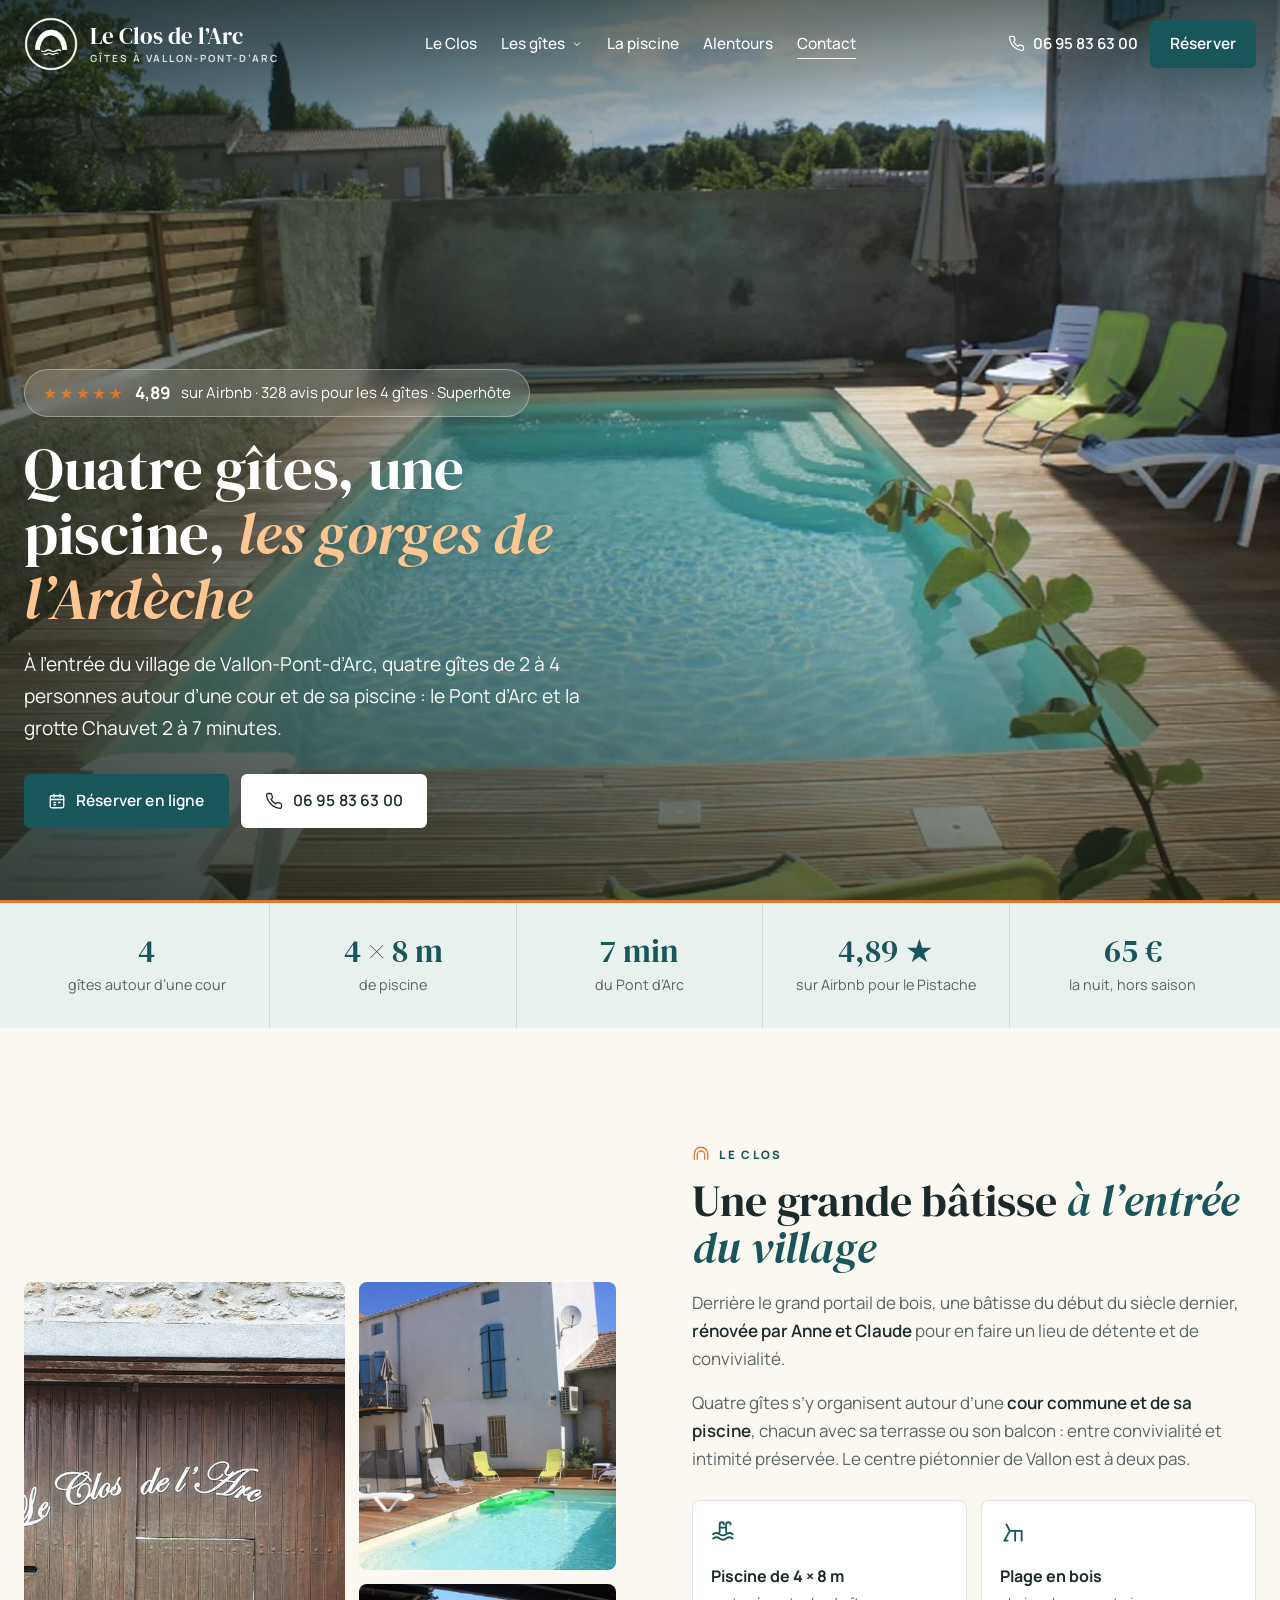
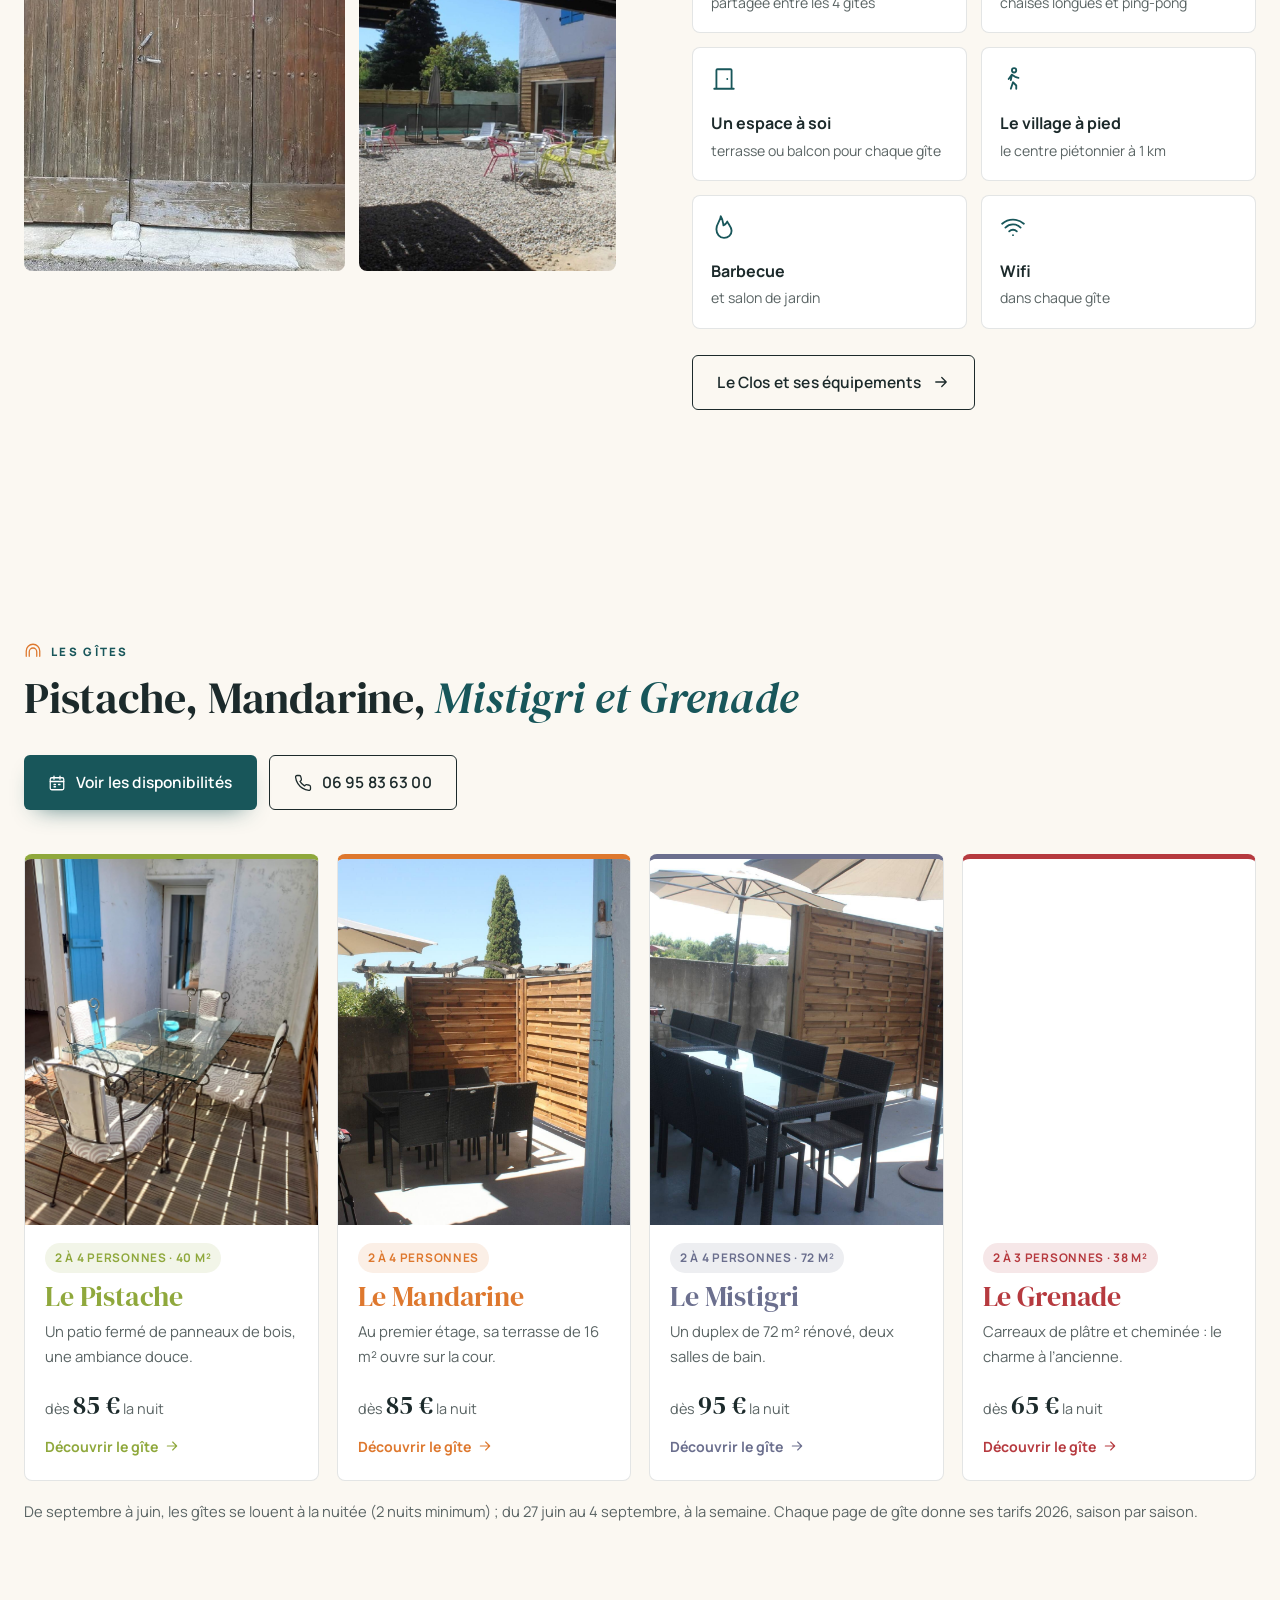
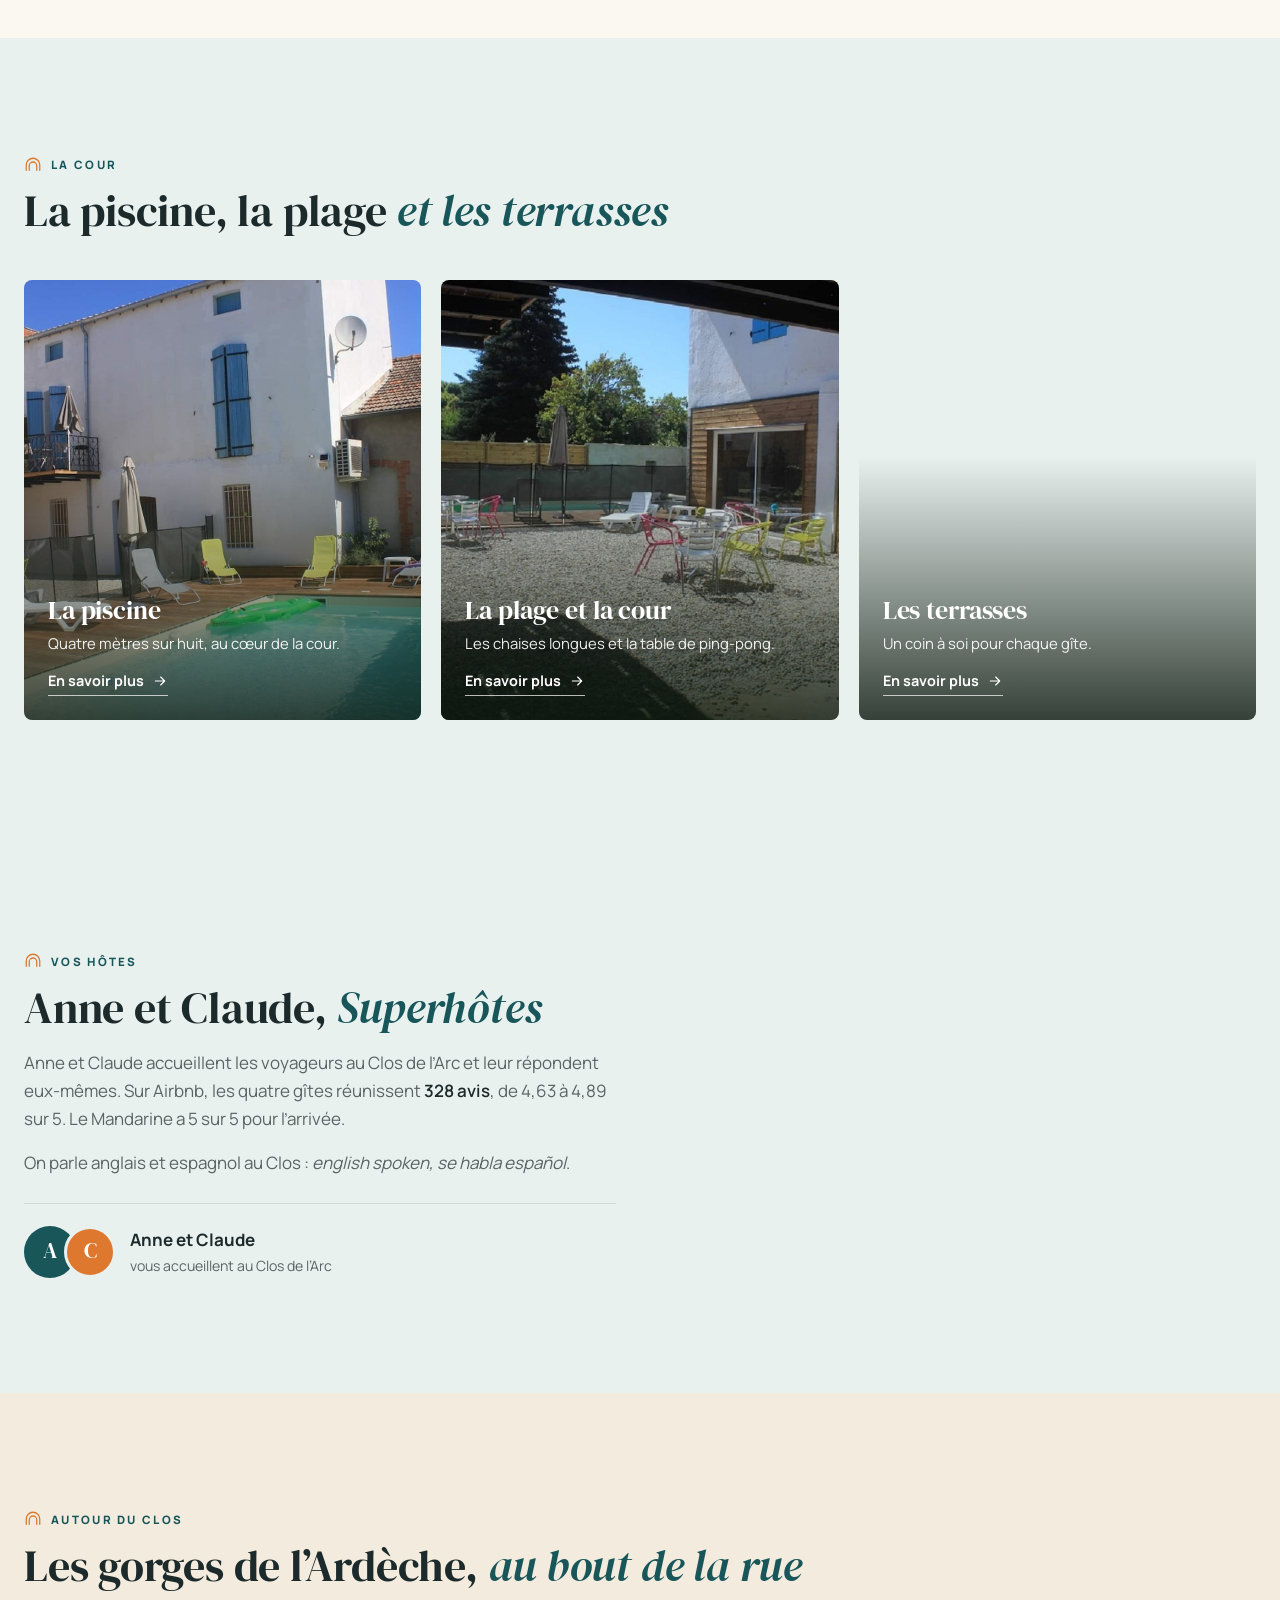
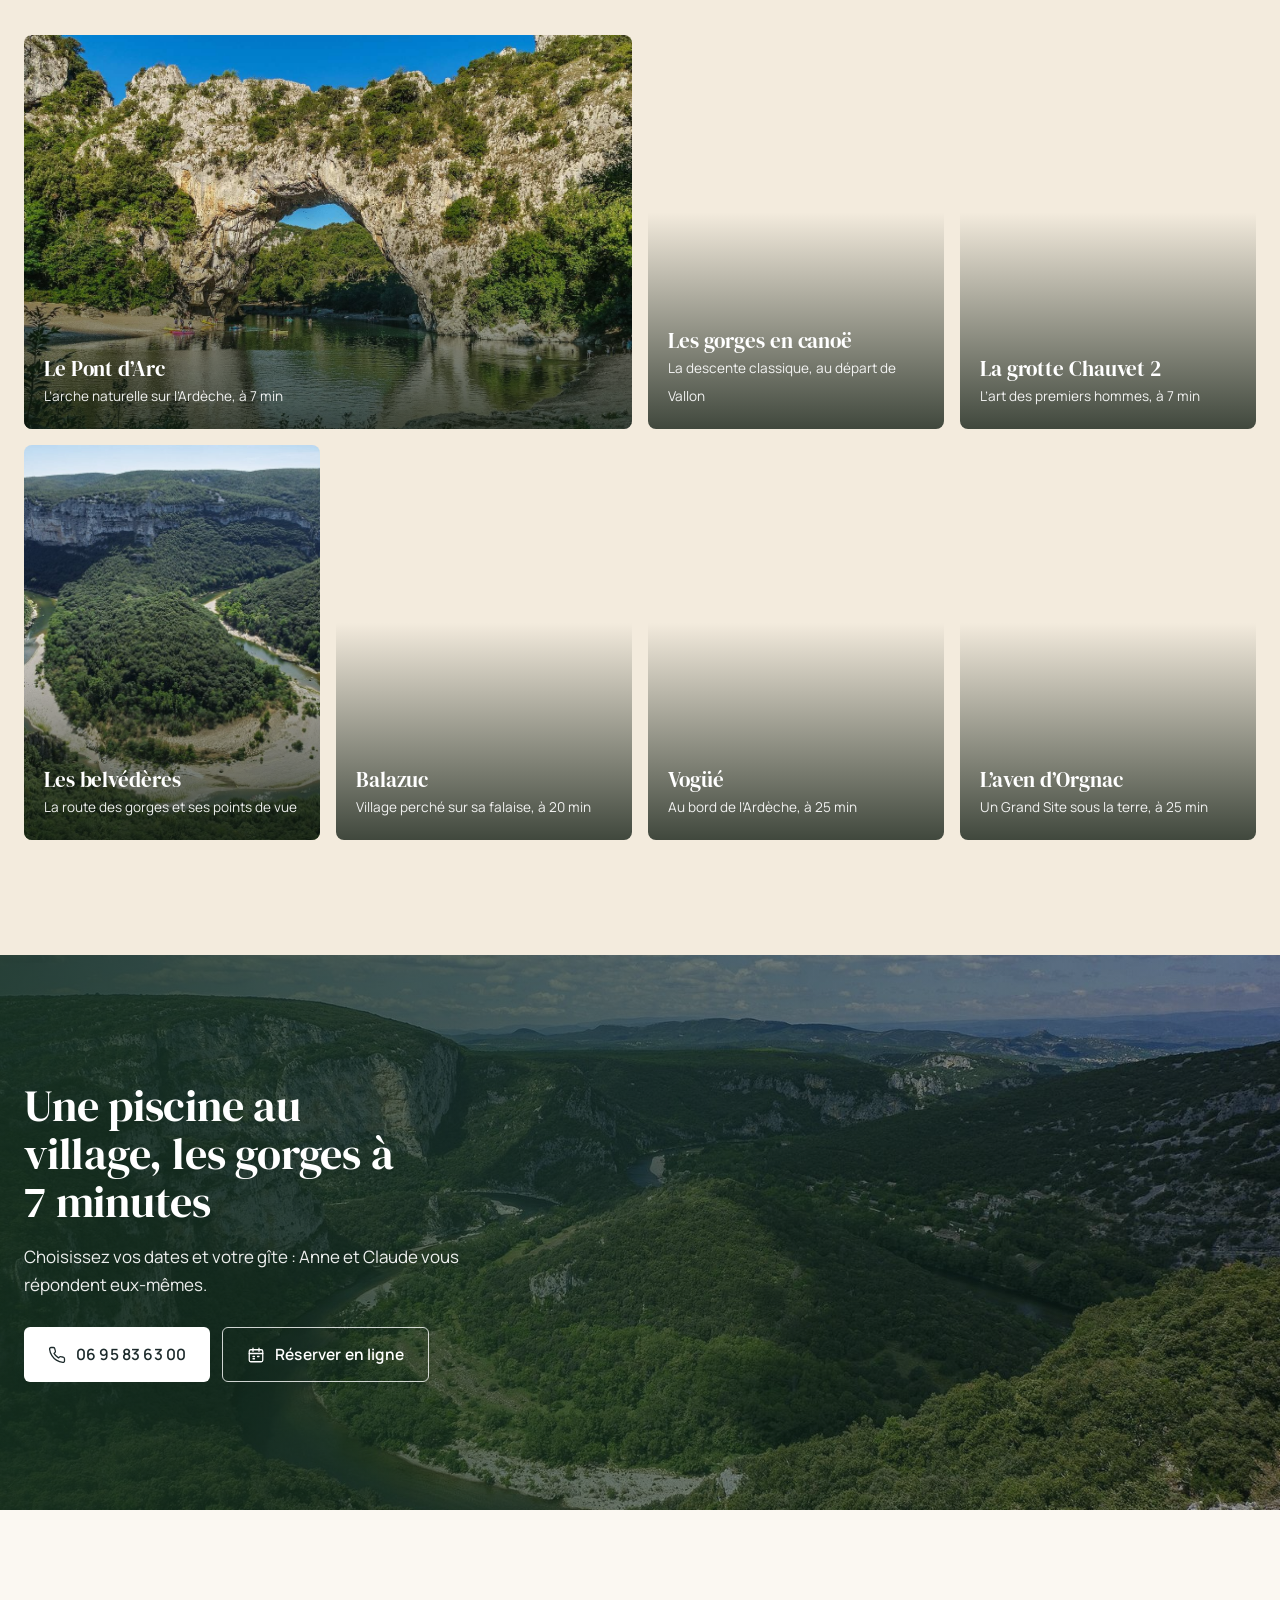
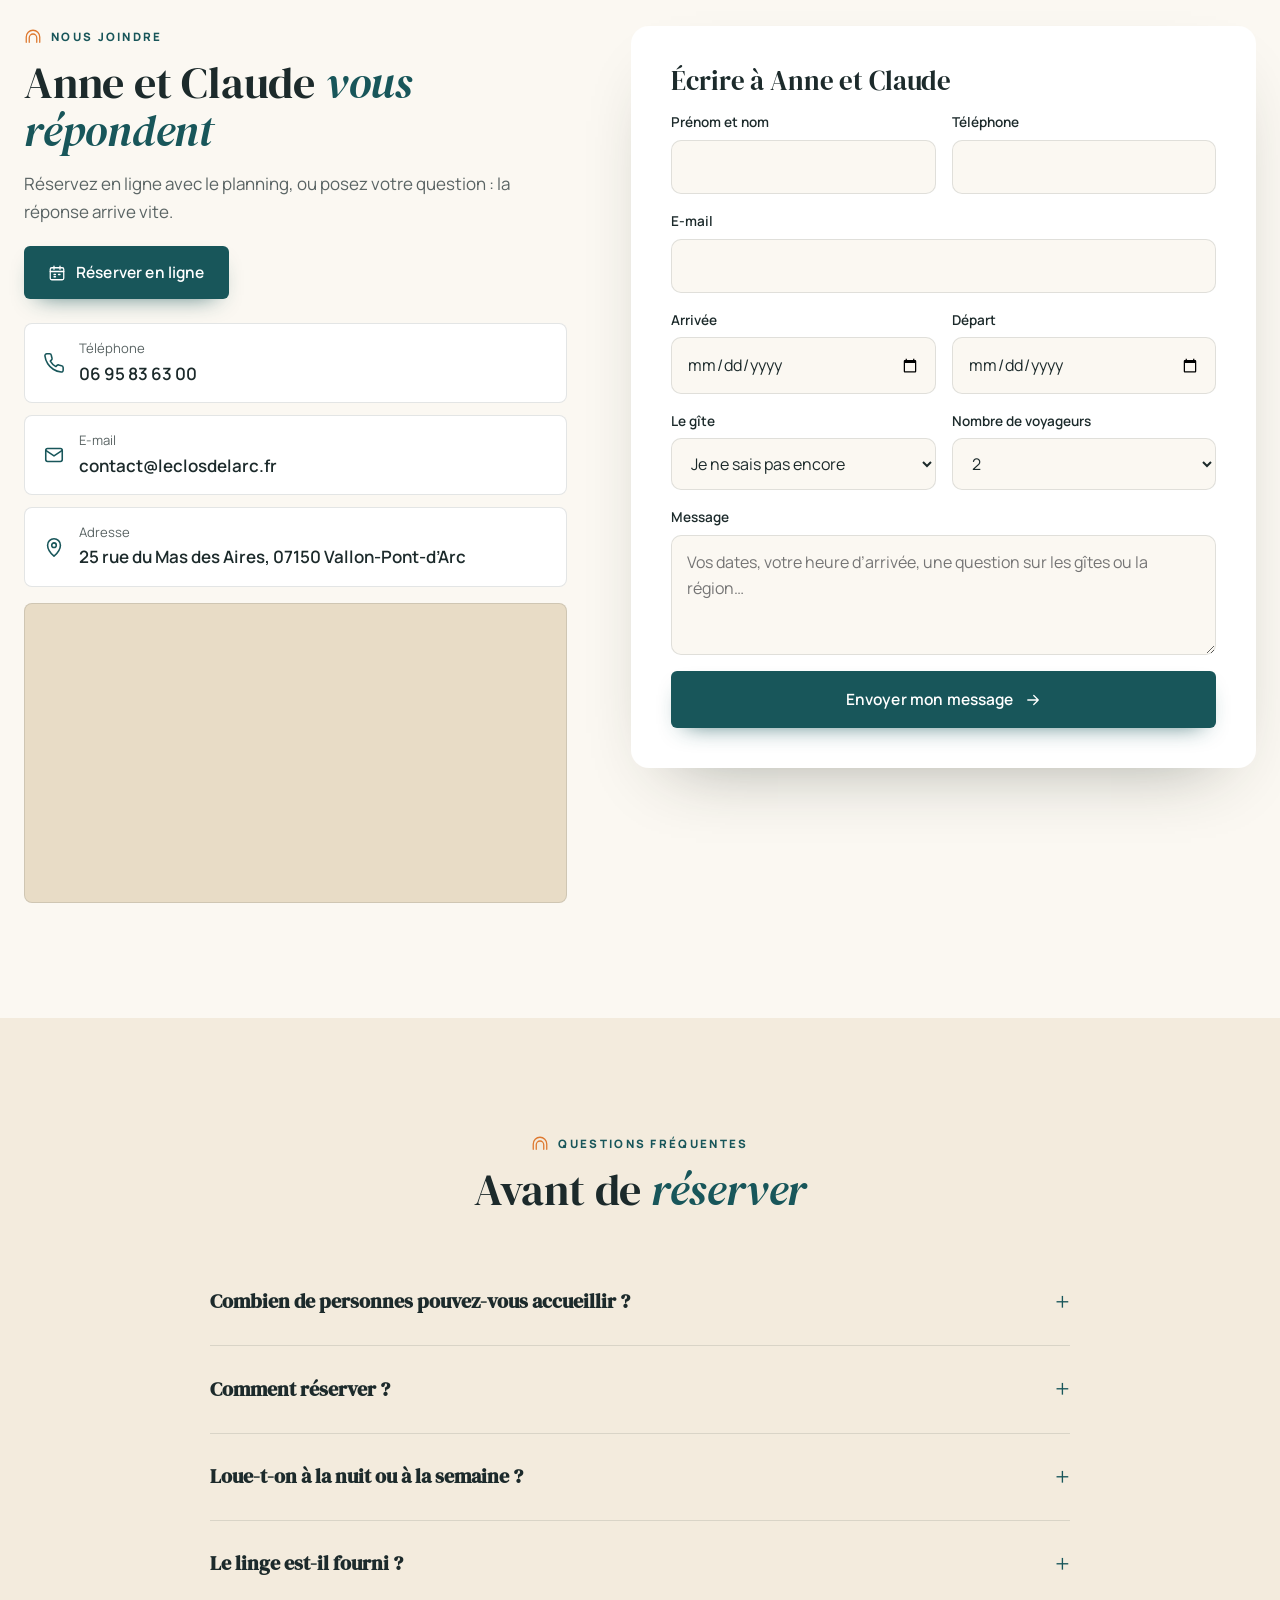
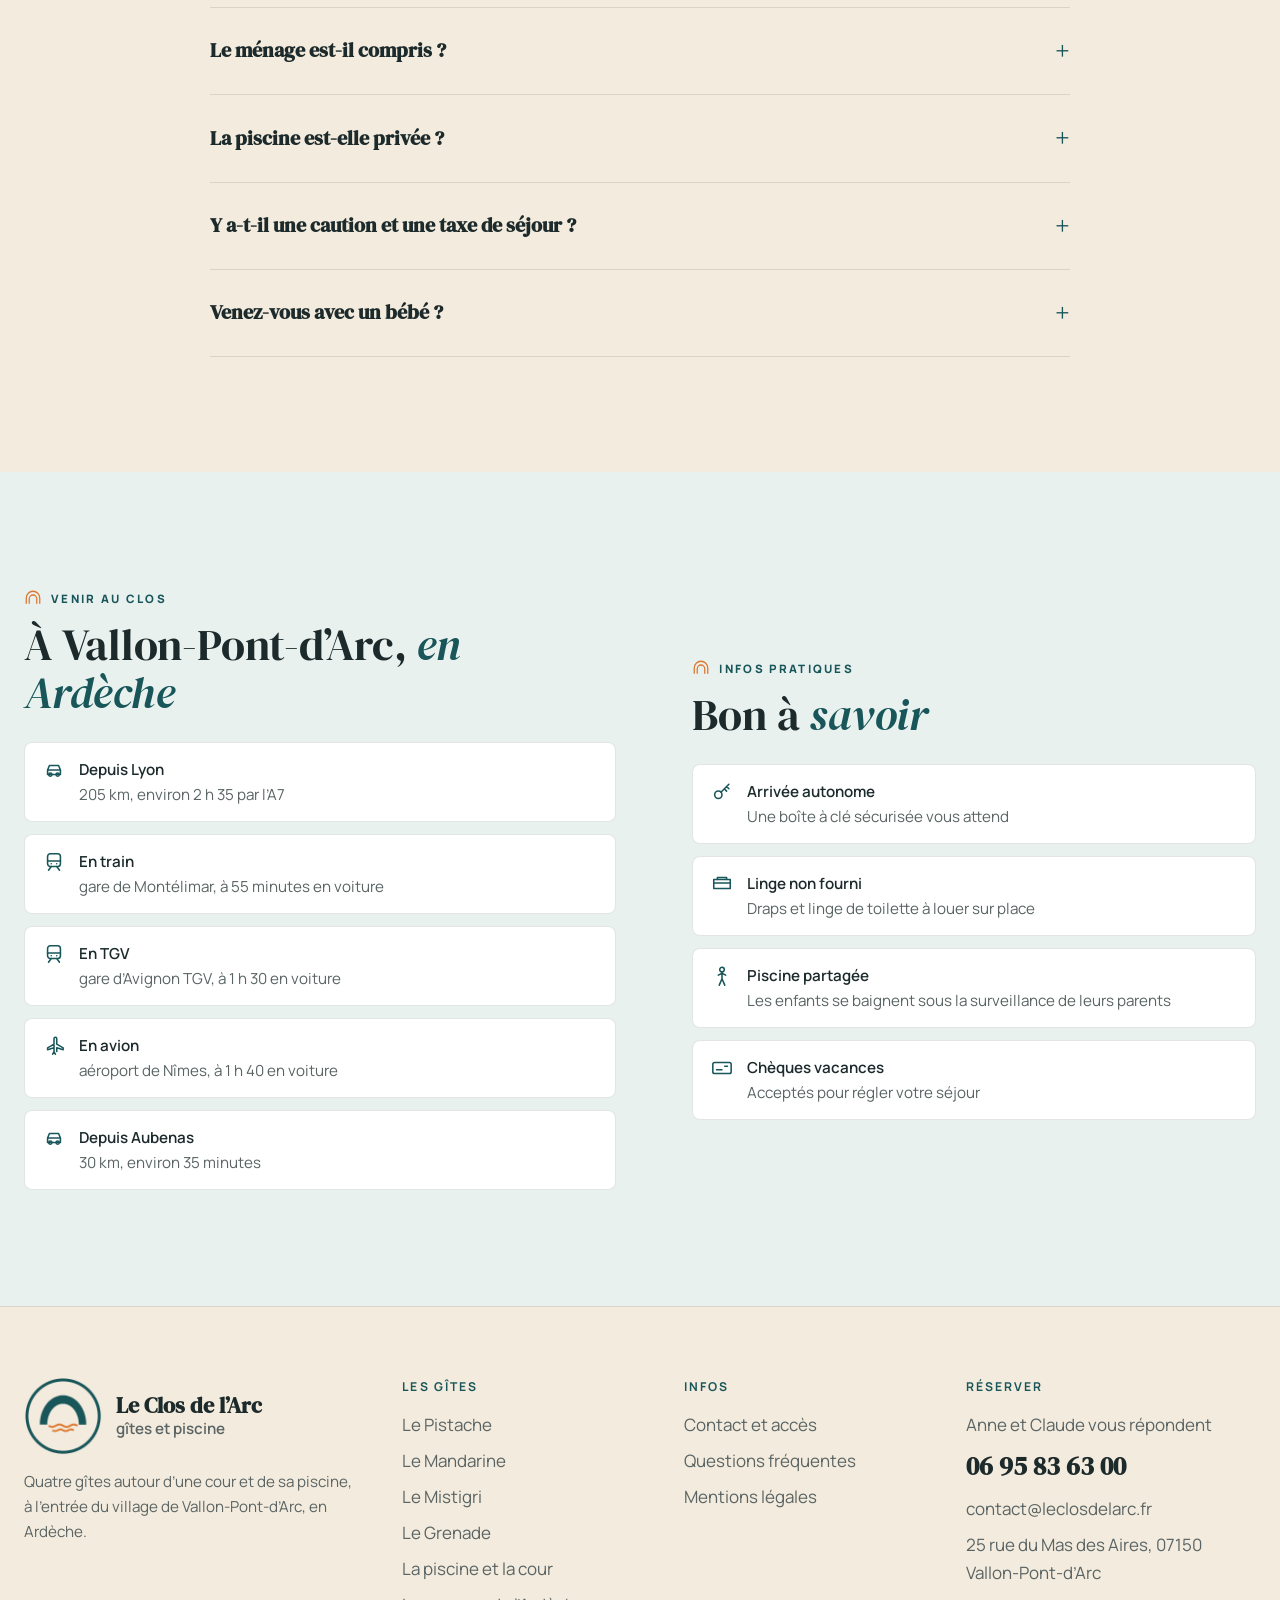
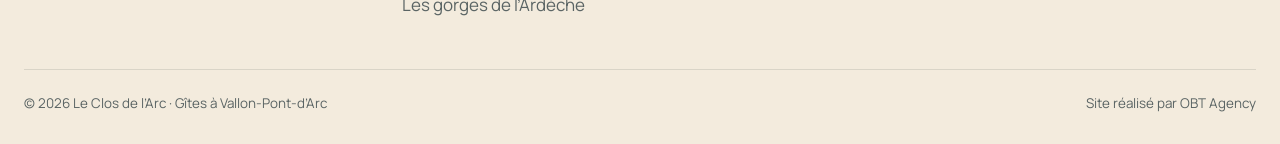
<file: index.html>
<!doctype html>
<html lang="fr">
<head>
<meta charset="utf-8">
<meta name="viewport" content="width=device-width, initial-scale=1">
<meta name="robots" content="noindex, nofollow">
<title>Le Clos de l’Arc · Gîtes avec piscine à Vallon-Pont-d’Arc</title>
<meta name="description" content="Le Clos de l’Arc, quatre gîtes de 2 à 4 personnes autour d’une piscine, à l’entrée du village de Vallon-Pont-d’Arc, à 7 minutes du Pont d’Arc et de la grotte Chauvet 2.">
<link rel="icon" href="images/logo-couleur.png">
<link rel="preconnect" href="https://fonts.googleapis.com">
<link rel="preconnect" href="https://fonts.gstatic.com" crossorigin>
<link href="https://fonts.googleapis.com/css2?family=DM+Serif+Display:ital@0;1&family=Manrope:wght@400;500;600;700;800&display=swap" rel="stylesheet">
<link rel="stylesheet" href="css/style.css">
</head>
<body data-page="accueil">
<div class="loader" aria-hidden="true">
  <img class="fond" src="images/clos/piscine-transats.jpg" alt="">
  <img class="logo-entree" src="images/logo-entree.png" alt="">
</div>
<header class="entete">
  <div class="conteneur barre">
    <a class="logo" href="#top" aria-label="Le Clos de l’Arc, accueil"><span class="monogramme"><img class="blanc" src="images/logo-blanc.png" alt="" width="640" height="640"><img class="sombre" src="images/logo-couleur.png" alt="" width="640" height="640"></span><span class="nom">Le Clos de l’Arc<small>Gîtes à Vallon-Pont-d’Arc</small></span></a>
    <ul class="menu">
      <li><a href="#clos">Le Clos</a></li><li class="menu__gites"><a class="ouvrir" href="#gites">Les gîtes <svg viewBox="0 0 24 24" fill="none" stroke="currentColor" stroke-width="2" aria-hidden="true"><path d="m6 9 6 6 6-6"/></svg></a><div class="sous-menu"><a href="gite-pistache.html"><img src="images/pistache/bandeau.jpg" alt="" loading="lazy" decoding="async"><span>Le Pistache<small>2 à 4 personnes · 40 m²</small></span></a><a href="gite-mandarine.html"><img src="images/mandarine/terrasse.jpg" alt="" loading="lazy" decoding="async"><span>Le Mandarine<small>2 à 4 personnes</small></span></a><a href="gite-mistigri.html"><img src="images/mistigri/terrasse.jpg" alt="" loading="lazy" decoding="async"><span>Le Mistigri<small>2 à 4 personnes · 72 m²</small></span></a><a href="gite-grenade.html"><img src="images/grenade/bandeau.jpg" alt="" loading="lazy" decoding="async"><span>Le Grenade<small>2 à 3 personnes · 38 m²</small></span></a><a class="tous" href="#gites">Les quatre gîtes et la piscine</a></div></li><li><a href="#piscine">La piscine</a></li><li><a href="#activites">Alentours</a></li><li><a href="#contact">Contact</a></li>
    </ul>
    <div class="actions">
      <a class="tel-entete" href="tel:+33695836300"><svg viewBox="0 0 24 24" fill="none" stroke="currentColor" stroke-width="1.7" stroke-linecap="round" stroke-linejoin="round" aria-hidden="true"><path d="M22 16.9v3a2 2 0 0 1-2.2 2 19.8 19.8 0 0 1-8.6-3.1 19.5 19.5 0 0 1-6-6A19.8 19.8 0 0 1 2.1 4.2 2 2 0 0 1 4.1 2h3a2 2 0 0 1 2 1.7c.1 1 .4 1.9.7 2.8a2 2 0 0 1-.5 2.1L8 9.9a16 16 0 0 0 6 6l1.3-1.3a2 2 0 0 1 2.1-.4c.9.3 1.8.6 2.8.7a2 2 0 0 1 1.7 2z"/></svg><span>06 95 83 63 00</span></a>
      <a class="btn btn-plein" href="#contact" data-obt-reserve>Réserver</a>
      <button class="burger" aria-label="Menu" aria-expanded="false"><span></span></button>
    </div>
  </div>
</header>
<main>
<section class="hero" id="top">
  <div class="diapos">
    <img class="fond actif" src="images/clos/piscine.jpg" alt="La piscine du Clos de l’Arc et sa plage en bois">
    <img class="fond" src="images/clos/piscine-facade.jpg" alt="La cour, la piscine et la façade aux volets bleus">
    <img class="fond" src="images/mistigri/terrasse.jpg" alt="La terrasse du Mistigri">
  </div>
  <div class="contenu">
    <a class="note-heros" href="https://www.airbnb.fr/rooms/11426264" target="_blank" rel="noopener"><span class="etoiles" role="img" aria-label="4,89 étoiles sur 5">★★★★★</span><strong>4,89</strong><span>sur Airbnb · 328 avis pour les 4 gîtes · Superhôte</span></a>
    <h1>Quatre gîtes, une piscine, <em>les gorges de l’Ardèche</em></h1>
    <p class="sous">À l’entrée du village de Vallon-Pont-d’Arc, quatre gîtes de 2 à 4 personnes autour d’une cour et de sa piscine : le Pont d’Arc et la grotte Chauvet 2 à 7 minutes.</p>
    <div class="boutons">
      <a class="btn btn-plein" href="#contact" data-obt-reserve><svg viewBox="0 0 24 24" fill="none" stroke="currentColor" stroke-width="1.7" stroke-linecap="round" stroke-linejoin="round" aria-hidden="true"><rect x="3" y="5" width="18" height="16" rx="2"/><path d="M3 10h18M8 3v4M16 3v4M8 14h2M14 14h2M8 17h2"/></svg> Réserver en ligne</a>
      <a class="btn btn-blanc" href="tel:+33695836300"><svg viewBox="0 0 24 24" fill="none" stroke="currentColor" stroke-width="1.7" stroke-linecap="round" stroke-linejoin="round" aria-hidden="true"><path d="M22 16.9v3a2 2 0 0 1-2.2 2 19.8 19.8 0 0 1-8.6-3.1 19.5 19.5 0 0 1-6-6A19.8 19.8 0 0 1 2.1 4.2 2 2 0 0 1 4.1 2h3a2 2 0 0 1 2 1.7c.1 1 .4 1.9.7 2.8a2 2 0 0 1-.5 2.1L8 9.9a16 16 0 0 0 6 6l1.3-1.3a2 2 0 0 1 2.1-.4c.9.3 1.8.6 2.8.7a2 2 0 0 1 1.7 2z"/></svg> 06 95 83 63 00</a>
    </div>
  </div>
</section>

<section class="chiffres">
  <div class="conteneur grille">
    <div class="item"><strong>4</strong><span>gîtes autour d’une cour</span></div>
    <div class="item"><strong>4 × 8 m</strong><span>de piscine</span></div>
    <div class="item"><strong>7 min</strong><span>du Pont d’Arc</span></div>
    <div class="item"><strong>4,89 ★</strong><span>sur Airbnb pour le Pistache</span></div>
    <div class="item"><strong>65 €</strong><span>la nuit, hors saison</span></div>
  </div>
</section>

<section class="section" id="clos">
  <div class="conteneur duo">
    <div class="duo-photos" data-reveal><img src="images/clos/portail.jpg" alt="Le portail du Clos de l’Arc" loading="lazy" decoding="async"><img src="images/clos/piscine-cour.jpg" alt="La cour et la piscine" loading="lazy" decoding="async"><img src="images/clos/cour.jpg" alt="La cour et ses chaises longues" loading="lazy" decoding="async"></div>
    <div class="duo-texte" data-reveal>
      <span class="surtitre"><svg viewBox="0 0 24 24" fill="none" stroke="currentColor" stroke-width="1.7" stroke-linecap="round" stroke-linejoin="round" aria-hidden="true"><path d="M3 19V12a9 9 0 0 1 18 0v7"/><path d="M7 19v-6a5 5 0 0 1 10 0v6"/></svg>Le Clos</span>
      <h2>Une grande bâtisse <em class="it">à l’entrée du village</em></h2>
      <p>Derrière le grand portail de bois, une bâtisse du début du siècle dernier, <strong>rénovée par Anne et Claude</strong> pour en faire un lieu de détente et de convivialité.</p>
      <p>Quatre gîtes s’y organisent autour d’une <strong>cour commune et de sa piscine</strong>, chacun avec sa terrasse ou son balcon : entre convivialité et intimité préservée. Le centre piétonnier de Vallon est à deux pas.</p>
      <div class="pieces"><div class="piece"><svg viewBox="0 0 24 24" fill="none" stroke="currentColor" stroke-width="1.7" stroke-linecap="round" stroke-linejoin="round" aria-hidden="true"><path d="M2 18c2-1.5 4-1.5 6 0s4 1.5 6 0 4-1.5 6 0M2 14c2-1.5 4-1.5 6 0s4 1.5 6 0 4-1.5 6 0M8 12V5a2 2 0 0 1 4 0M14 12V5a2 2 0 0 1 4 0M8 8h6"/></svg><strong>Piscine de 4 × 8 m</strong><small>partagée entre les 4 gîtes</small></div><div class="piece"><svg viewBox="0 0 24 24" fill="none" stroke="currentColor" stroke-width="1.7" stroke-linecap="round" stroke-linejoin="round" aria-hidden="true"><path d="M4 20l5-9h11M9 11 6 5M14 11v9M20 11v9M4 20h3"/></svg><strong>Plage en bois</strong><small>chaises longues et ping-pong</small></div><div class="piece"><svg viewBox="0 0 24 24" fill="none" stroke="currentColor" stroke-width="1.7" stroke-linecap="round" stroke-linejoin="round" aria-hidden="true"><path d="M5 21V4a1 1 0 0 1 1-1h12a1 1 0 0 1 1 1v17M3 21h18M15 12h.01"/></svg><strong>Un espace à soi</strong><small>terrasse ou balcon pour chaque gîte</small></div><div class="piece"><svg viewBox="0 0 24 24" fill="none" stroke="currentColor" stroke-width="1.7" stroke-linecap="round" stroke-linejoin="round" aria-hidden="true"><circle cx="13" cy="4" r="2"/><path d="m10 21 2-6 3 3v3M8 12l3-4 3 2 3 1M11 8l-1 5"/></svg><strong>Le village à pied</strong><small>le centre piétonnier à 1 km</small></div><div class="piece"><svg viewBox="0 0 24 24" fill="none" stroke="currentColor" stroke-width="1.7" stroke-linecap="round" stroke-linejoin="round" aria-hidden="true"><path d="M12 22c4 0 7-2.7 7-6.5 0-3.5-2.5-5.5-4-8.5-1 2-2 3-3.5 3.5C11 8 11 5 9 2c0 4-4 6.5-4 12 0 4.5 3 8 7 8z"/></svg><strong>Barbecue</strong><small>et salon de jardin</small></div><div class="piece"><svg viewBox="0 0 24 24" fill="none" stroke="currentColor" stroke-width="1.7" stroke-linecap="round" stroke-linejoin="round" aria-hidden="true"><path d="M5 12.5a10 10 0 0 1 14 0M8.5 16a5 5 0 0 1 7 0M2 9a15 15 0 0 1 20 0M12 19.5h.01"/></svg><strong>Wifi</strong><small>dans chaque gîte</small></div></div>
      <button class="btn btn-contour" data-modale="m-clos">Le Clos et ses équipements <svg viewBox="0 0 24 24" fill="none" stroke="currentColor" stroke-width="1.7" stroke-linecap="round" stroke-linejoin="round" aria-hidden="true"><path d="M5 12h14M13 6l6 6-6 6"/></svg></button>
    </div>
  </div>
</section>

<section class="section" id="gites">
  <div class="conteneur">
    <div class="entete-section"><div><span class="surtitre"><svg viewBox="0 0 24 24" fill="none" stroke="currentColor" stroke-width="1.7" stroke-linecap="round" stroke-linejoin="round" aria-hidden="true"><path d="M3 19V12a9 9 0 0 1 18 0v7"/><path d="M7 19v-6a5 5 0 0 1 10 0v6"/></svg>Les gîtes</span><h2>Pistache, Mandarine, <em class="it">Mistigri et Grenade</em></h2></div><div class="boutons"><a class="btn btn-plein" href="#contact" data-obt-reserve><svg viewBox="0 0 24 24" fill="none" stroke="currentColor" stroke-width="1.7" stroke-linecap="round" stroke-linejoin="round" aria-hidden="true"><rect x="3" y="5" width="18" height="16" rx="2"/><path d="M3 10h18M8 3v4M16 3v4M8 14h2M14 14h2M8 17h2"/></svg> Voir les disponibilités</a><a class="btn btn-contour" href="tel:+33695836300"><svg viewBox="0 0 24 24" fill="none" stroke="currentColor" stroke-width="1.7" stroke-linecap="round" stroke-linejoin="round" aria-hidden="true"><path d="M22 16.9v3a2 2 0 0 1-2.2 2 19.8 19.8 0 0 1-8.6-3.1 19.5 19.5 0 0 1-6-6A19.8 19.8 0 0 1 2.1 4.2 2 2 0 0 1 4.1 2h3a2 2 0 0 1 2 1.7c.1 1 .4 1.9.7 2.8a2 2 0 0 1-.5 2.1L8 9.9a16 16 0 0 0 6 6l1.3-1.3a2 2 0 0 1 2.1-.4c.9.3 1.8.6 2.8.7a2 2 0 0 1 1.7 2z"/></svg> 06 95 83 63 00</a></div></div>
    <div class="gites"><a class="gite gite-pistache" href="gite-pistache.html" data-reveal><img src="images/pistache/terrasse.jpg" alt="Le Pistache" loading="lazy" decoding="async"><div class="txt"><span class="pastille">2 à 4 personnes · 40 m²</span><h3>Le Pistache</h3><p>Un patio fermé de panneaux de bois, une ambiance douce.</p><span class="prix-carte">dès <strong>85 €</strong> la nuit</span><span class="voir">Découvrir le gîte <svg viewBox="0 0 24 24" fill="none" stroke="currentColor" stroke-width="1.7" stroke-linecap="round" stroke-linejoin="round" aria-hidden="true"><path d="M5 12h14M13 6l6 6-6 6"/></svg></span></div></a><a class="gite gite-mandarine" href="gite-mandarine.html" data-reveal><img src="images/mandarine/terrasse.jpg" alt="Le Mandarine" loading="lazy" decoding="async"><div class="txt"><span class="pastille">2 à 4 personnes</span><h3>Le Mandarine</h3><p>Au premier étage, sa terrasse de 16 m² ouvre sur la cour.</p><span class="prix-carte">dès <strong>85 €</strong> la nuit</span><span class="voir">Découvrir le gîte <svg viewBox="0 0 24 24" fill="none" stroke="currentColor" stroke-width="1.7" stroke-linecap="round" stroke-linejoin="round" aria-hidden="true"><path d="M5 12h14M13 6l6 6-6 6"/></svg></span></div></a><a class="gite gite-mistigri" href="gite-mistigri.html" data-reveal><img src="images/mistigri/terrasse.jpg" alt="Le Mistigri" loading="lazy" decoding="async"><div class="txt"><span class="pastille">2 à 4 personnes · 72 m²</span><h3>Le Mistigri</h3><p>Un duplex de 72 m² rénové, deux salles de bain.</p><span class="prix-carte">dès <strong>95 €</strong> la nuit</span><span class="voir">Découvrir le gîte <svg viewBox="0 0 24 24" fill="none" stroke="currentColor" stroke-width="1.7" stroke-linecap="round" stroke-linejoin="round" aria-hidden="true"><path d="M5 12h14M13 6l6 6-6 6"/></svg></span></div></a><a class="gite gite-grenade" href="gite-grenade.html" data-reveal><img src="images/grenade/balcon-terrasse.jpg" alt="Le Grenade" loading="lazy" decoding="async"><div class="txt"><span class="pastille">2 à 3 personnes · 38 m²</span><h3>Le Grenade</h3><p>Carreaux de plâtre et cheminée : le charme à l’ancienne.</p><span class="prix-carte">dès <strong>65 €</strong> la nuit</span><span class="voir">Découvrir le gîte <svg viewBox="0 0 24 24" fill="none" stroke="currentColor" stroke-width="1.7" stroke-linecap="round" stroke-linejoin="round" aria-hidden="true"><path d="M5 12h14M13 6l6 6-6 6"/></svg></span></div></a></div>
    <p class="note-prix">De septembre à juin, les gîtes se louent à la nuitée (2 nuits minimum) ; du 27 juin au 4 septembre, à la semaine. Chaque page de gîte donne ses tarifs 2026, saison par saison.</p>
  </div>
</section>

<section class="section glacier" id="piscine">
  <div class="conteneur">
    <div class="entete-section"><div><span class="surtitre"><svg viewBox="0 0 24 24" fill="none" stroke="currentColor" stroke-width="1.7" stroke-linecap="round" stroke-linejoin="round" aria-hidden="true"><path d="M3 19V12a9 9 0 0 1 18 0v7"/><path d="M7 19v-6a5 5 0 0 1 10 0v6"/></svg>La cour</span><h2>La piscine, la plage <em class="it">et les terrasses</em></h2></div></div>
    <div class="espaces"><button class="espace carte-cliquable" data-modale="m-bassin" data-reveal><img src="images/clos/piscine-cour.jpg" alt="La piscine" loading="lazy" decoding="async"><div class="txt"><h3>La piscine</h3><p>Quatre mètres sur huit, au cœur de la cour.</p><span class="voir">En savoir plus <svg viewBox="0 0 24 24" fill="none" stroke="currentColor" stroke-width="1.7" stroke-linecap="round" stroke-linejoin="round" aria-hidden="true"><path d="M5 12h14M13 6l6 6-6 6"/></svg></span></div></button><button class="espace carte-cliquable" data-modale="m-plage" data-reveal><img src="images/clos/cour.jpg" alt="La plage et la cour" loading="lazy" decoding="async"><div class="txt"><h3>La plage et la cour</h3><p>Les chaises longues et la table de ping-pong.</p><span class="voir">En savoir plus <svg viewBox="0 0 24 24" fill="none" stroke="currentColor" stroke-width="1.7" stroke-linecap="round" stroke-linejoin="round" aria-hidden="true"><path d="M5 12h14M13 6l6 6-6 6"/></svg></span></div></button><button class="espace carte-cliquable" data-modale="m-terrasses" data-reveal><img src="images/mistigri/terrasse-parasol.jpg" alt="Les terrasses" loading="lazy" decoding="async"><div class="txt"><h3>Les terrasses</h3><p>Un coin à soi pour chaque gîte.</p><span class="voir">En savoir plus <svg viewBox="0 0 24 24" fill="none" stroke="currentColor" stroke-width="1.7" stroke-linecap="round" stroke-linejoin="round" aria-hidden="true"><path d="M5 12h14M13 6l6 6-6 6"/></svg></span></div></button></div>
  </div>
</section>

<section class="section glacier avis-clos">
  <div class="conteneur duo">
    <div class="duo-texte" data-reveal>
      <span class="surtitre"><svg viewBox="0 0 24 24" fill="none" stroke="currentColor" stroke-width="1.7" stroke-linecap="round" stroke-linejoin="round" aria-hidden="true"><path d="M3 19V12a9 9 0 0 1 18 0v7"/><path d="M7 19v-6a5 5 0 0 1 10 0v6"/></svg>Vos hôtes</span>
      <h2>Anne et Claude, <em class="it">Superhôtes</em></h2>
      <p>Anne et Claude accueillent les voyageurs au Clos de l’Arc et leur répondent eux-mêmes. Sur Airbnb, les quatre gîtes réunissent <strong>328 avis</strong>, de 4,63 à 4,89 sur 5. Le Mandarine a 5 sur 5 pour l’arrivée.</p>
      <p>On parle anglais et espagnol au Clos : <em>english spoken, se habla español</em>.</p>
      <div class="signature"><span class="rond">A</span><span class="rond deux">C</span><div><strong>Anne et Claude</strong><small>vous accueillent au Clos de l’Arc</small></div></div>
    </div>
    <div class="notes-grille"><a class="note" href="https://www.airbnb.fr/rooms/11426264" target="_blank" rel="noopener" data-reveal><strong>4,89</strong><span>Le Pistache</span><small>95 avis</small></a><a class="note" href="https://www.airbnb.fr/rooms/11264048" target="_blank" rel="noopener" data-reveal><strong>4,84</strong><span>Le Mandarine</span><small>94 avis</small></a><a class="note" href="https://www.airbnb.fr/rooms/11401384" target="_blank" rel="noopener" data-reveal><strong>4,77</strong><span>Le Mistigri</span><small>71 avis</small></a><a class="note" href="https://www.airbnb.fr/rooms/11452271" target="_blank" rel="noopener" data-reveal><strong>4,63</strong><span>Le Grenade</span><small>68 avis</small></a></div>
  </div>
</section>

<section class="section creme" id="activites">
  <div class="conteneur">
    <div class="entete-section"><div><span class="surtitre"><svg viewBox="0 0 24 24" fill="none" stroke="currentColor" stroke-width="1.7" stroke-linecap="round" stroke-linejoin="round" aria-hidden="true"><path d="M3 19V12a9 9 0 0 1 18 0v7"/><path d="M7 19v-6a5 5 0 0 1 10 0v6"/></svg>Autour du Clos</span><h2>Les gorges de l’Ardèche, <em class="it">au bout de la rue</em></h2></div></div>
    <div class="activites"><button class="activite carte-cliquable large" data-modale="m-pontdarc" data-reveal><img src="images/region/pontdarc.jpg" alt="Le Pont d’Arc" loading="lazy" decoding="async"><div class="txt"><h3>Le Pont d’Arc</h3><small>L’arche naturelle sur l’Ardèche, à 7 min</small></div></button><button class="activite carte-cliquable" data-modale="m-canoe" data-reveal><img src="images/region/canoe.jpg" alt="Les gorges en canoë" loading="lazy" decoding="async"><div class="txt"><h3>Les gorges en canoë</h3><small>La descente classique, au départ de Vallon</small></div></button><button class="activite carte-cliquable" data-modale="m-chauvet" data-reveal><img src="images/region/chauvet.jpg" alt="La grotte Chauvet 2" loading="lazy" decoding="async"><div class="txt"><h3>La grotte Chauvet 2</h3><small>L’art des premiers hommes, à 7 min</small></div></button><button class="activite carte-cliquable" data-modale="m-gorges" data-reveal><img src="images/region/gorges.jpg" alt="Les belvédères" loading="lazy" decoding="async"><div class="txt"><h3>Les belvédères</h3><small>La route des gorges et ses points de vue</small></div></button><button class="activite carte-cliquable" data-modale="m-balazuc" data-reveal><img src="images/region/balazuc.jpg" alt="Balazuc" loading="lazy" decoding="async"><div class="txt"><h3>Balazuc</h3><small>Village perché sur sa falaise, à 20 min</small></div></button><button class="activite carte-cliquable" data-modale="m-vogue" data-reveal><img src="images/region/vogue.jpg" alt="Vogüé" loading="lazy" decoding="async"><div class="txt"><h3>Vogüé</h3><small>Au bord de l’Ardèche, à 25 min</small></div></button><button class="activite carte-cliquable" data-modale="m-orgnac" data-reveal><img src="images/region/orgnac.jpg" alt="L’aven d’Orgnac" loading="lazy" decoding="async"><div class="txt"><h3>L’aven d’Orgnac</h3><small>Un Grand Site sous la terre, à 25 min</small></div></button></div>
  </div>
</section>

<section class="appel">
  <img src="images/region/gorges-large.jpg" alt="" loading="lazy" decoding="async">
  <div class="conteneur">
    <h2>Une piscine au village, les gorges à 7 minutes</h2>
    <p>Choisissez vos dates et votre gîte : Anne et Claude vous répondent eux-mêmes.</p>
    <div class="boutons"><a class="btn btn-blanc" href="tel:+33695836300"><svg viewBox="0 0 24 24" fill="none" stroke="currentColor" stroke-width="1.7" stroke-linecap="round" stroke-linejoin="round" aria-hidden="true"><path d="M22 16.9v3a2 2 0 0 1-2.2 2 19.8 19.8 0 0 1-8.6-3.1 19.5 19.5 0 0 1-6-6A19.8 19.8 0 0 1 2.1 4.2 2 2 0 0 1 4.1 2h3a2 2 0 0 1 2 1.7c.1 1 .4 1.9.7 2.8a2 2 0 0 1-.5 2.1L8 9.9a16 16 0 0 0 6 6l1.3-1.3a2 2 0 0 1 2.1-.4c.9.3 1.8.6 2.8.7a2 2 0 0 1 1.7 2z"/></svg> 06 95 83 63 00</a><a class="btn btn-contour-blanc" href="#contact" data-obt-reserve><svg viewBox="0 0 24 24" fill="none" stroke="currentColor" stroke-width="1.7" stroke-linecap="round" stroke-linejoin="round" aria-hidden="true"><rect x="3" y="5" width="18" height="16" rx="2"/><path d="M3 10h18M8 3v4M16 3v4M8 14h2M14 14h2M8 17h2"/></svg> Réserver en ligne</a></div>
  </div>
</section>

<section class="section" id="contact">
  <div class="conteneur contact-grille">
    <div data-reveal>
      <span class="surtitre"><svg viewBox="0 0 24 24" fill="none" stroke="currentColor" stroke-width="1.7" stroke-linecap="round" stroke-linejoin="round" aria-hidden="true"><path d="M3 19V12a9 9 0 0 1 18 0v7"/><path d="M7 19v-6a5 5 0 0 1 10 0v6"/></svg>Nous joindre</span>
      <h2>Anne et Claude <em class="it">vous répondent</em></h2>
      <p class="intro-contact">Réservez en ligne avec le planning, ou posez votre question : la réponse arrive vite.</p>
      <div class="boutons-contact"><a class="btn btn-plein" href="#contact" data-obt-reserve><svg viewBox="0 0 24 24" fill="none" stroke="currentColor" stroke-width="1.7" stroke-linecap="round" stroke-linejoin="round" aria-hidden="true"><rect x="3" y="5" width="18" height="16" rx="2"/><path d="M3 10h18M8 3v4M16 3v4M8 14h2M14 14h2M8 17h2"/></svg> Réserver en ligne</a></div>
      <div class="coordonnees">
  <a href="tel:+33695836300"><svg viewBox="0 0 24 24" fill="none" stroke="currentColor" stroke-width="1.7" stroke-linecap="round" stroke-linejoin="round" aria-hidden="true"><path d="M22 16.9v3a2 2 0 0 1-2.2 2 19.8 19.8 0 0 1-8.6-3.1 19.5 19.5 0 0 1-6-6A19.8 19.8 0 0 1 2.1 4.2 2 2 0 0 1 4.1 2h3a2 2 0 0 1 2 1.7c.1 1 .4 1.9.7 2.8a2 2 0 0 1-.5 2.1L8 9.9a16 16 0 0 0 6 6l1.3-1.3a2 2 0 0 1 2.1-.4c.9.3 1.8.6 2.8.7a2 2 0 0 1 1.7 2z"/></svg><span><small>Téléphone</small><strong>06 95 83 63 00</strong></span></a>
  <a href="mailto:contact@leclosdelarc.fr"><svg viewBox="0 0 24 24" fill="none" stroke="currentColor" stroke-width="1.7" stroke-linecap="round" stroke-linejoin="round" aria-hidden="true"><rect x="3" y="5" width="18" height="14" rx="2"/><path d="m3 7 9 6 9-6"/></svg><span><small>E-mail</small><strong>contact@leclosdelarc.fr</strong></span></a>
  <a href="https://www.google.com/maps/search/?api=1&query=25+rue+du+Mas+des+Aires+07150+Vallon-Pont-d%27Arc" target="_blank" rel="noopener"><svg viewBox="0 0 24 24" fill="none" stroke="currentColor" stroke-width="1.7" stroke-linecap="round" stroke-linejoin="round" aria-hidden="true"><path d="M12 22s7-6.1 7-12a7 7 0 0 0-14 0c0 5.9 7 12 7 12z"/><circle cx="12" cy="10" r="2.5"/></svg><span><small>Adresse</small><strong>25 rue du Mas des Aires, 07150 Vallon-Pont-d’Arc</strong></span></a>
</div>
      <div class="carte-maps"><iframe src="https://maps.google.com/maps?q=44.407291,4.3916&z=13&output=embed" title="Le Clos de l’Arc sur Google Maps" loading="lazy" referrerpolicy="no-referrer-when-downgrade"></iframe></div>
    </div>
    <div data-reveal><form class="formulaire" id="ecrire" novalidate>
  <h3>Écrire à Anne et Claude</h3>
  <label>Prénom et nom<input type="text" name="nom" autocomplete="name" required></label>
  <label>Téléphone<input type="tel" name="tel" autocomplete="tel"></label>
  <label class="plein-l">E-mail<input type="email" name="email" autocomplete="email" required></label>
  <label>Arrivée<input type="date" name="arrivee"></label>
  <label>Départ<input type="date" name="depart"></label>
  <label>Le gîte<select name="gite"><option>Je ne sais pas encore</option><option>Le Pistache</option><option>Le Mandarine</option><option>Le Mistigri</option><option>Le Grenade</option><option>Mandarine et Mistigri</option></select></label>
  <label>Nombre de voyageurs<select name="voyageurs"><option>1</option><option selected>2</option><option>3</option><option>4</option><option>5</option><option>6</option><option>7</option><option>8</option></select></label>
  <label class="plein-l">Message<textarea name="message" placeholder="Vos dates, votre heure d’arrivée, une question sur les gîtes ou la région…"></textarea></label>
  <button class="btn btn-plein envoyer" type="submit">Envoyer mon message <svg viewBox="0 0 24 24" fill="none" stroke="currentColor" stroke-width="1.7" stroke-linecap="round" stroke-linejoin="round" aria-hidden="true"><path d="M5 12h14M13 6l6 6-6 6"/></svg></button>
  <p class="merci">Merci ! Anne et Claude vous répondent très vite.</p>
</form></div>
  </div>
</section>

<section class="section creme" id="questions">
  <div class="conteneur">
    <div class="entete-section centre"><div><span class="surtitre"><svg viewBox="0 0 24 24" fill="none" stroke="currentColor" stroke-width="1.7" stroke-linecap="round" stroke-linejoin="round" aria-hidden="true"><path d="M3 19V12a9 9 0 0 1 18 0v7"/><path d="M7 19v-6a5 5 0 0 1 10 0v6"/></svg>Questions fréquentes</span><h2>Avant de <em class="it">réserver</em></h2></div></div>
    <div class="faq"><details><summary>Combien de personnes pouvez-vous accueillir ?</summary><p>Le Pistache, le Mandarine et le Mistigri reçoivent chacun de 2 à 4 personnes, le Grenade de 2 à 3 personnes. Le Mandarine et le Mistigri communiquent par leur terrasse : ensemble, ils accueillent 8 personnes. En basse et mi-saison, le Mistigri peut recevoir jusqu’à 6 personnes.</p></details><details><summary>Comment réserver ?</summary><p>En ligne, avec le bouton « Réserver » : vous choisissez vos dates sur le planning puis votre gîte : le prix du séjour s’affiche aussitôt. Vous pouvez aussi appeler Anne et Claude au 06 95 83 63 00. Un acompte de 30 % du séjour est demandé à la réservation.</p></details><details><summary>Loue-t-on à la nuit ou à la semaine ?</summary><p>De septembre à juin, les gîtes se louent à la nuitée, avec 2 nuits minimum. Du 27 juin au 4 septembre, ils se louent à la semaine.</p></details><details><summary>Le linge est-il fourni ?</summary><p>Non, mais il se loue : draps à 15 € par lit double et 12 € par lit simple, kit de linge de toilette à 8 €, torchon à 1,50 €. Les lits peuvent être faits pour votre arrivée (3 € par lit).</p></details><details><summary>Le ménage est-il compris ?</summary><p>Le ménage de fin de séjour est en option : 50 € pour le Grenade, 60 € pour le Mandarine et le Pistache, 70 € pour le Mistigri.</p></details><details><summary>La piscine est-elle privée ?</summary><p>Elle est partagée entre les quatre gîtes, dans la cour commune. Chaque gîte a sa terrasse ou son balcon, pour garder un coin à soi. Les enfants se baignent sous la surveillance de leurs parents.</p></details><details><summary>Y a-t-il une caution et une taxe de séjour ?</summary><p>La caution est de 500 € par gîte. La taxe de séjour est de 1,43 € par nuit et par personne de plus de 18 ans.</p></details><details><summary>Venez-vous avec un bébé ?</summary><p>Chaise haute, lit, baignoire et table à langer vous sont prêtés : pensez simplement à les demander en réservant.</p></details></div>
  </div>
</section>

<section class="section glacier">
  <div class="conteneur duo">
    <div class="duo-texte" data-reveal>
      <span class="surtitre"><svg viewBox="0 0 24 24" fill="none" stroke="currentColor" stroke-width="1.7" stroke-linecap="round" stroke-linejoin="round" aria-hidden="true"><path d="M3 19V12a9 9 0 0 1 18 0v7"/><path d="M7 19v-6a5 5 0 0 1 10 0v6"/></svg>Venir au Clos</span>
      <h2>À Vallon-Pont-d’Arc, <em class="it">en Ardèche</em></h2>
      <ul class="acces"><li><svg viewBox="0 0 24 24" fill="none" stroke="currentColor" stroke-width="1.7" stroke-linecap="round" stroke-linejoin="round" aria-hidden="true"><path d="M5 17h14v-5l-2-5H7l-2 5zM5 12h14"/><circle cx="8" cy="17" r="1.8"/><circle cx="16" cy="17" r="1.8"/></svg><span><strong>Depuis Lyon</strong>205 km, environ 2 h 35 par l’A7</span></li><li><svg viewBox="0 0 24 24" fill="none" stroke="currentColor" stroke-width="1.7" stroke-linecap="round" stroke-linejoin="round" aria-hidden="true"><rect x="5" y="3" width="14" height="14" rx="3"/><path d="M5 11h14M9 17l-3 4M15 17l3 4M9 14h.01M15 14h.01"/></svg><span><strong>En train</strong>gare de Montélimar, à 55 minutes en voiture</span></li><li><svg viewBox="0 0 24 24" fill="none" stroke="currentColor" stroke-width="1.7" stroke-linecap="round" stroke-linejoin="round" aria-hidden="true"><rect x="5" y="3" width="14" height="14" rx="3"/><path d="M5 11h14M9 17l-3 4M15 17l3 4M9 14h.01M15 14h.01"/></svg><span><strong>En TGV</strong>gare d’Avignon TGV, à 1 h 30 en voiture</span></li><li><svg viewBox="0 0 24 24" fill="none" stroke="currentColor" stroke-width="1.7" stroke-linecap="round" stroke-linejoin="round" aria-hidden="true"><path d="M10.5 21 12 18l1.5 3M12 18V4a1.5 1.5 0 0 1 3 0v6l7 4v2l-7-2v4M12 10 5 14v2l7-2"/></svg><span><strong>En avion</strong>aéroport de Nîmes, à 1 h 40 en voiture</span></li><li><svg viewBox="0 0 24 24" fill="none" stroke="currentColor" stroke-width="1.7" stroke-linecap="round" stroke-linejoin="round" aria-hidden="true"><path d="M5 17h14v-5l-2-5H7l-2 5zM5 12h14"/><circle cx="8" cy="17" r="1.8"/><circle cx="16" cy="17" r="1.8"/></svg><span><strong>Depuis Aubenas</strong>30 km, environ 35 minutes</span></li></ul>
    </div>
    <div class="duo-texte" data-reveal>
      <span class="surtitre"><svg viewBox="0 0 24 24" fill="none" stroke="currentColor" stroke-width="1.7" stroke-linecap="round" stroke-linejoin="round" aria-hidden="true"><path d="M3 19V12a9 9 0 0 1 18 0v7"/><path d="M7 19v-6a5 5 0 0 1 10 0v6"/></svg>Infos pratiques</span>
      <h2>Bon à <em class="it">savoir</em></h2>
      <ul class="acces infos">
        <li><svg viewBox="0 0 24 24" fill="none" stroke="currentColor" stroke-width="1.7" stroke-linecap="round" stroke-linejoin="round" aria-hidden="true"><circle cx="8" cy="15" r="4"/><path d="m10.8 12.2 8.7-8.7M17 6l2.5 2.5M14.5 8.5 17 11"/></svg><span><strong>Arrivée autonome</strong>Une boîte à clé sécurisée vous attend</span></li>
        <li><svg viewBox="0 0 24 24" fill="none" stroke="currentColor" stroke-width="1.7" stroke-linecap="round" stroke-linejoin="round" aria-hidden="true"><path d="M3 7h18v10H3z"/><path d="M3 11h18M7 7V5h10v2"/></svg><span><strong>Linge non fourni</strong>Draps et linge de toilette à louer sur place</span></li>
        <li><svg viewBox="0 0 24 24" fill="none" stroke="currentColor" stroke-width="1.7" stroke-linecap="round" stroke-linejoin="round" aria-hidden="true"><circle cx="12" cy="5" r="2.5"/><path d="M12 8v7M8 11l4-2 4 2M9 22l3-7 3 7"/></svg><span><strong>Piscine partagée</strong>Les enfants se baignent sous la surveillance de leurs parents</span></li>
        <li><svg viewBox="0 0 24 24" fill="none" stroke="currentColor" stroke-width="1.7" stroke-linecap="round" stroke-linejoin="round" aria-hidden="true"><rect x="2" y="6" width="20" height="12" rx="2"/><path d="M6 14h6M15 10h3"/></svg><span><strong>Chèques vacances</strong>Acceptés pour régler votre séjour</span></li>
      </ul>
    </div>
  </div>
</section>
</main>
<dialog class="modale" id="m-clos" aria-labelledby="m-clos-titre">
  <div class="modale-boite">
    <button class="modale-fermer" aria-label="Fermer"><svg viewBox="0 0 24 24" fill="none" stroke="currentColor" stroke-width="1.7" stroke-linecap="round" stroke-linejoin="round" aria-hidden="true"><path d="M6 6l12 12M18 6 6 18"/></svg></button>
    <div class="modale-photos n3"><img src="images/clos/portail.jpg" alt="Le portail du Clos de l’Arc" loading="lazy" decoding="async"><img src="images/clos/piscine-cour.jpg" alt="La cour et la piscine" loading="lazy" decoding="async"><img src="images/clos/cour.jpg" alt="La cour" loading="lazy" decoding="async"></div>
    <div class="modale-texte">
      <span class="surtitre"><svg viewBox="0 0 24 24" fill="none" stroke="currentColor" stroke-width="1.7" stroke-linecap="round" stroke-linejoin="round" aria-hidden="true"><path d="M3 19V12a9 9 0 0 1 18 0v7"/><path d="M7 19v-6a5 5 0 0 1 10 0v6"/></svg>Le Clos</span>
      <h3 id="m-clos-titre">Une grande bâtisse, quatre gîtes</h3>
      <p>À l’entrée du village de Vallon-Pont-d’Arc, une grande bâtisse du début du siècle dernier a vu passer de nombreuses générations. Anne et Claude en ont gardé l’essence tout en la modernisant, pour en faire un lieu de détente et de convivialité.</p><p>Quatre logements s’organisent autour d’une <strong>cour commune avec piscine</strong>, chacun avec son espace privatif. Le centre piétonnier de Vallon, ses animations d’été et ses activités sont à proximité immédiate.</p><h4 class="titre-equip">Dans chaque gîte</h4><div class="equipements"><span>Cuisine équipée</span><span>Lave-vaisselle</span><span>Four et micro-ondes</span><span>Réfrigérateur-congélateur</span><span>Cafetière</span><span>Grille-pain</span><span>Bouilloire</span><span>Barbecue</span><span>Salon de jardin</span><span>Wifi</span><span>Ventilateur</span><span>Fer à repasser</span><span>Sèche-cheveux</span><span>Arrivée autonome</span></div>
      <div class="boutons"><a class="btn btn-plein" href="#contact" data-obt-reserve><svg viewBox="0 0 24 24" fill="none" stroke="currentColor" stroke-width="1.7" stroke-linecap="round" stroke-linejoin="round" aria-hidden="true"><rect x="3" y="5" width="18" height="16" rx="2"/><path d="M3 10h18M8 3v4M16 3v4M8 14h2M14 14h2M8 17h2"/></svg> Voir les disponibilités</a><a class="btn btn-contour" href="tel:+33695836300"><svg viewBox="0 0 24 24" fill="none" stroke="currentColor" stroke-width="1.7" stroke-linecap="round" stroke-linejoin="round" aria-hidden="true"><path d="M22 16.9v3a2 2 0 0 1-2.2 2 19.8 19.8 0 0 1-8.6-3.1 19.5 19.5 0 0 1-6-6A19.8 19.8 0 0 1 2.1 4.2 2 2 0 0 1 4.1 2h3a2 2 0 0 1 2 1.7c.1 1 .4 1.9.7 2.8a2 2 0 0 1-.5 2.1L8 9.9a16 16 0 0 0 6 6l1.3-1.3a2 2 0 0 1 2.1-.4c.9.3 1.8.6 2.8.7a2 2 0 0 1 1.7 2z"/></svg> 06 95 83 63 00</a></div>
    </div>
  </div>
</dialog><dialog class="modale" id="m-bassin" aria-labelledby="m-bassin-titre">
  <div class="modale-boite">
    <button class="modale-fermer" aria-label="Fermer"><svg viewBox="0 0 24 24" fill="none" stroke="currentColor" stroke-width="1.7" stroke-linecap="round" stroke-linejoin="round" aria-hidden="true"><path d="M6 6l12 12M18 6 6 18"/></svg></button>
    <div class="modale-photos n3"><img src="images/clos/piscine.jpg" alt="La piscine" loading="lazy" decoding="async"><img src="images/clos/piscine-escalier.jpg" alt="Les marches de la piscine" loading="lazy" decoding="async"><img src="images/grenade/piscine.jpg" alt="La piscine vue de la cour" loading="lazy" decoding="async"></div>
    <div class="modale-texte">
      <span class="surtitre"><svg viewBox="0 0 24 24" fill="none" stroke="currentColor" stroke-width="1.7" stroke-linecap="round" stroke-linejoin="round" aria-hidden="true"><path d="M3 19V12a9 9 0 0 1 18 0v7"/><path d="M7 19v-6a5 5 0 0 1 10 0v6"/></svg>La piscine</span>
      <h3 id="m-bassin-titre">Une piscine de 4 × 8 m</h3>
      <p>Au cœur de la cour, une <strong>piscine de 4 m sur 8 m</strong> avec ses marches pour entrer dans l’eau en douceur. Elle est partagée entre les quatre gîtes.</p><p>Les enfants se baignent sous la surveillance de leurs parents.</p>
      <div class="boutons"><a class="btn btn-plein" href="#contact" data-obt-reserve><svg viewBox="0 0 24 24" fill="none" stroke="currentColor" stroke-width="1.7" stroke-linecap="round" stroke-linejoin="round" aria-hidden="true"><rect x="3" y="5" width="18" height="16" rx="2"/><path d="M3 10h18M8 3v4M16 3v4M8 14h2M14 14h2M8 17h2"/></svg> Voir les disponibilités</a><a class="btn btn-contour" href="tel:+33695836300"><svg viewBox="0 0 24 24" fill="none" stroke="currentColor" stroke-width="1.7" stroke-linecap="round" stroke-linejoin="round" aria-hidden="true"><path d="M22 16.9v3a2 2 0 0 1-2.2 2 19.8 19.8 0 0 1-8.6-3.1 19.5 19.5 0 0 1-6-6A19.8 19.8 0 0 1 2.1 4.2 2 2 0 0 1 4.1 2h3a2 2 0 0 1 2 1.7c.1 1 .4 1.9.7 2.8a2 2 0 0 1-.5 2.1L8 9.9a16 16 0 0 0 6 6l1.3-1.3a2 2 0 0 1 2.1-.4c.9.3 1.8.6 2.8.7a2 2 0 0 1 1.7 2z"/></svg> 06 95 83 63 00</a></div>
    </div>
  </div>
</dialog><dialog class="modale" id="m-plage" aria-labelledby="m-plage-titre">
  <div class="modale-boite">
    <button class="modale-fermer" aria-label="Fermer"><svg viewBox="0 0 24 24" fill="none" stroke="currentColor" stroke-width="1.7" stroke-linecap="round" stroke-linejoin="round" aria-hidden="true"><path d="M6 6l12 12M18 6 6 18"/></svg></button>
    <div class="modale-photos n3"><img src="images/clos/piscine-transats.jpg" alt="La plage de la piscine" loading="lazy" decoding="async"><img src="images/clos/piscine-plage.jpg" alt="La plage en bois" loading="lazy" decoding="async"><img src="images/clos/cour.jpg" alt="Les chaises longues de la cour" loading="lazy" decoding="async"></div>
    <div class="modale-texte">
      <span class="surtitre"><svg viewBox="0 0 24 24" fill="none" stroke="currentColor" stroke-width="1.7" stroke-linecap="round" stroke-linejoin="round" aria-hidden="true"><path d="M3 19V12a9 9 0 0 1 18 0v7"/><path d="M7 19v-6a5 5 0 0 1 10 0v6"/></svg>La piscine</span>
      <h3 id="m-plage-titre">La plage en bois et le ping-pong</h3>
      <p>Autour de l’eau, une grande <strong>plage de piscine en bois</strong> avec ses chaises longues. Une <strong>table de ping-pong</strong> attend les parties de fin d’après-midi.</p>
      <div class="boutons"><a class="btn btn-plein" href="#contact" data-obt-reserve><svg viewBox="0 0 24 24" fill="none" stroke="currentColor" stroke-width="1.7" stroke-linecap="round" stroke-linejoin="round" aria-hidden="true"><rect x="3" y="5" width="18" height="16" rx="2"/><path d="M3 10h18M8 3v4M16 3v4M8 14h2M14 14h2M8 17h2"/></svg> Voir les disponibilités</a><a class="btn btn-contour" href="tel:+33695836300"><svg viewBox="0 0 24 24" fill="none" stroke="currentColor" stroke-width="1.7" stroke-linecap="round" stroke-linejoin="round" aria-hidden="true"><path d="M22 16.9v3a2 2 0 0 1-2.2 2 19.8 19.8 0 0 1-8.6-3.1 19.5 19.5 0 0 1-6-6A19.8 19.8 0 0 1 2.1 4.2 2 2 0 0 1 4.1 2h3a2 2 0 0 1 2 1.7c.1 1 .4 1.9.7 2.8a2 2 0 0 1-.5 2.1L8 9.9a16 16 0 0 0 6 6l1.3-1.3a2 2 0 0 1 2.1-.4c.9.3 1.8.6 2.8.7a2 2 0 0 1 1.7 2z"/></svg> 06 95 83 63 00</a></div>
    </div>
  </div>
</dialog><dialog class="modale" id="m-terrasses" aria-labelledby="m-terrasses-titre">
  <div class="modale-boite">
    <button class="modale-fermer" aria-label="Fermer"><svg viewBox="0 0 24 24" fill="none" stroke="currentColor" stroke-width="1.7" stroke-linecap="round" stroke-linejoin="round" aria-hidden="true"><path d="M6 6l12 12M18 6 6 18"/></svg></button>
    <div class="modale-photos n3"><img src="images/mistigri/terrasse.jpg" alt="La terrasse du Mistigri" loading="lazy" decoding="async"><img src="images/pistache/terrasse.jpg" alt="Le patio du Pistache" loading="lazy" decoding="async"><img src="images/grenade/balcon-terrasse.jpg" alt="Le balcon du Grenade" loading="lazy" decoding="async"></div>
    <div class="modale-texte">
      <span class="surtitre"><svg viewBox="0 0 24 24" fill="none" stroke="currentColor" stroke-width="1.7" stroke-linecap="round" stroke-linejoin="round" aria-hidden="true"><path d="M3 19V12a9 9 0 0 1 18 0v7"/><path d="M7 19v-6a5 5 0 0 1 10 0v6"/></svg>La piscine</span>
      <h3 id="m-terrasses-titre">Chacun sa terrasse</h3>
      <p>Chaque gîte a son espace à lui : le patio du Pistache, la terrasse de 16 m² du Mandarine, celle du Mistigri bordée de bois, le balcon du Grenade sur la cour. Pour le petit déjeuner au calme, puis la piscine en quelques pas.</p>
      <div class="boutons"><a class="btn btn-plein" href="#contact" data-obt-reserve><svg viewBox="0 0 24 24" fill="none" stroke="currentColor" stroke-width="1.7" stroke-linecap="round" stroke-linejoin="round" aria-hidden="true"><rect x="3" y="5" width="18" height="16" rx="2"/><path d="M3 10h18M8 3v4M16 3v4M8 14h2M14 14h2M8 17h2"/></svg> Voir les disponibilités</a><a class="btn btn-contour" href="tel:+33695836300"><svg viewBox="0 0 24 24" fill="none" stroke="currentColor" stroke-width="1.7" stroke-linecap="round" stroke-linejoin="round" aria-hidden="true"><path d="M22 16.9v3a2 2 0 0 1-2.2 2 19.8 19.8 0 0 1-8.6-3.1 19.5 19.5 0 0 1-6-6A19.8 19.8 0 0 1 2.1 4.2 2 2 0 0 1 4.1 2h3a2 2 0 0 1 2 1.7c.1 1 .4 1.9.7 2.8a2 2 0 0 1-.5 2.1L8 9.9a16 16 0 0 0 6 6l1.3-1.3a2 2 0 0 1 2.1-.4c.9.3 1.8.6 2.8.7a2 2 0 0 1 1.7 2z"/></svg> 06 95 83 63 00</a></div>
    </div>
  </div>
</dialog><dialog class="modale" id="m-pontdarc" aria-labelledby="m-pontdarc-titre">
  <div class="modale-boite">
    <button class="modale-fermer" aria-label="Fermer"><svg viewBox="0 0 24 24" fill="none" stroke="currentColor" stroke-width="1.7" stroke-linecap="round" stroke-linejoin="round" aria-hidden="true"><path d="M6 6l12 12M18 6 6 18"/></svg></button>
    <div class="modale-photos n1"><img src="images/region/pontdarc.jpg" alt="Le Pont d’Arc" loading="lazy" decoding="async"></div>
    <div class="modale-texte">
      <span class="surtitre"><svg viewBox="0 0 24 24" fill="none" stroke="currentColor" stroke-width="1.7" stroke-linecap="round" stroke-linejoin="round" aria-hidden="true"><path d="M3 19V12a9 9 0 0 1 18 0v7"/><path d="M7 19v-6a5 5 0 0 1 10 0v6"/></svg>À voir, à 7 min</span>
      <h3 id="m-pontdarc-titre">Le Pont d’Arc</h3>
      <p>L’arche naturelle que l’Ardèche a creusée dans le calcaire, à l’entrée des gorges : on s’y baigne, on la passe en canoë, on l’admire depuis la route. C’est elle qui a donné son nom au village et au Clos.</p>
      <div class="boutons"><a class="btn btn-plein" href="#contact" data-obt-reserve><svg viewBox="0 0 24 24" fill="none" stroke="currentColor" stroke-width="1.7" stroke-linecap="round" stroke-linejoin="round" aria-hidden="true"><rect x="3" y="5" width="18" height="16" rx="2"/><path d="M3 10h18M8 3v4M16 3v4M8 14h2M14 14h2M8 17h2"/></svg> Voir les disponibilités</a><a class="btn btn-contour" href="tel:+33695836300"><svg viewBox="0 0 24 24" fill="none" stroke="currentColor" stroke-width="1.7" stroke-linecap="round" stroke-linejoin="round" aria-hidden="true"><path d="M22 16.9v3a2 2 0 0 1-2.2 2 19.8 19.8 0 0 1-8.6-3.1 19.5 19.5 0 0 1-6-6A19.8 19.8 0 0 1 2.1 4.2 2 2 0 0 1 4.1 2h3a2 2 0 0 1 2 1.7c.1 1 .4 1.9.7 2.8a2 2 0 0 1-.5 2.1L8 9.9a16 16 0 0 0 6 6l1.3-1.3a2 2 0 0 1 2.1-.4c.9.3 1.8.6 2.8.7a2 2 0 0 1 1.7 2z"/></svg> 06 95 83 63 00</a></div>
    </div>
  </div>
</dialog><dialog class="modale" id="m-canoe" aria-labelledby="m-canoe-titre">
  <div class="modale-boite">
    <button class="modale-fermer" aria-label="Fermer"><svg viewBox="0 0 24 24" fill="none" stroke="currentColor" stroke-width="1.7" stroke-linecap="round" stroke-linejoin="round" aria-hidden="true"><path d="M6 6l12 12M18 6 6 18"/></svg></button>
    <div class="modale-photos n1"><img src="images/region/canoe.jpg" alt="Un canoë dans les gorges" loading="lazy" decoding="async"></div>
    <div class="modale-texte">
      <span class="surtitre"><svg viewBox="0 0 24 24" fill="none" stroke="currentColor" stroke-width="1.7" stroke-linecap="round" stroke-linejoin="round" aria-hidden="true"><path d="M3 19V12a9 9 0 0 1 18 0v7"/><path d="M7 19v-6a5 5 0 0 1 10 0v6"/></svg>À faire</span>
      <h3 id="m-canoe-titre">La descente des gorges en canoë</h3>
      <p>La traditionnelle descente des gorges de l’Ardèche part de Vallon : sous le Pont d’Arc, entre les falaises, en une journée ou deux avec une nuit en bivouac. Les loueurs sont à quelques minutes du Clos.</p><p>Si vous n’avez pas le pied marin : les gorges se survolent en avion de tourisme, en ULM ou en parapente.</p>
      <div class="boutons"><a class="btn btn-plein" href="#contact" data-obt-reserve><svg viewBox="0 0 24 24" fill="none" stroke="currentColor" stroke-width="1.7" stroke-linecap="round" stroke-linejoin="round" aria-hidden="true"><rect x="3" y="5" width="18" height="16" rx="2"/><path d="M3 10h18M8 3v4M16 3v4M8 14h2M14 14h2M8 17h2"/></svg> Voir les disponibilités</a><a class="btn btn-contour" href="tel:+33695836300"><svg viewBox="0 0 24 24" fill="none" stroke="currentColor" stroke-width="1.7" stroke-linecap="round" stroke-linejoin="round" aria-hidden="true"><path d="M22 16.9v3a2 2 0 0 1-2.2 2 19.8 19.8 0 0 1-8.6-3.1 19.5 19.5 0 0 1-6-6A19.8 19.8 0 0 1 2.1 4.2 2 2 0 0 1 4.1 2h3a2 2 0 0 1 2 1.7c.1 1 .4 1.9.7 2.8a2 2 0 0 1-.5 2.1L8 9.9a16 16 0 0 0 6 6l1.3-1.3a2 2 0 0 1 2.1-.4c.9.3 1.8.6 2.8.7a2 2 0 0 1 1.7 2z"/></svg> 06 95 83 63 00</a></div>
    </div>
  </div>
</dialog><dialog class="modale" id="m-chauvet" aria-labelledby="m-chauvet-titre">
  <div class="modale-boite">
    <button class="modale-fermer" aria-label="Fermer"><svg viewBox="0 0 24 24" fill="none" stroke="currentColor" stroke-width="1.7" stroke-linecap="round" stroke-linejoin="round" aria-hidden="true"><path d="M6 6l12 12M18 6 6 18"/></svg></button>
    <div class="modale-photos n1"><img src="images/region/chauvet.jpg" alt="Dans la grotte Chauvet 2" loading="lazy" decoding="async"></div>
    <div class="modale-texte">
      <span class="surtitre"><svg viewBox="0 0 24 24" fill="none" stroke="currentColor" stroke-width="1.7" stroke-linecap="round" stroke-linejoin="round" aria-hidden="true"><path d="M3 19V12a9 9 0 0 1 18 0v7"/><path d="M7 19v-6a5 5 0 0 1 10 0v6"/></svg>À voir, à 7 min</span>
      <h3 id="m-chauvet-titre">La grotte Chauvet 2</h3>
      <p>La restitution de la grotte ornée du Pont d’Arc, inscrite au patrimoine mondial de l’Unesco : les lions, les chevaux et les rhinocéros peints il y a 36 000 ans. Un instant hors du temps.</p>
      <div class="boutons"><a class="btn btn-plein" href="#contact" data-obt-reserve><svg viewBox="0 0 24 24" fill="none" stroke="currentColor" stroke-width="1.7" stroke-linecap="round" stroke-linejoin="round" aria-hidden="true"><rect x="3" y="5" width="18" height="16" rx="2"/><path d="M3 10h18M8 3v4M16 3v4M8 14h2M14 14h2M8 17h2"/></svg> Voir les disponibilités</a><a class="btn btn-contour" href="tel:+33695836300"><svg viewBox="0 0 24 24" fill="none" stroke="currentColor" stroke-width="1.7" stroke-linecap="round" stroke-linejoin="round" aria-hidden="true"><path d="M22 16.9v3a2 2 0 0 1-2.2 2 19.8 19.8 0 0 1-8.6-3.1 19.5 19.5 0 0 1-6-6A19.8 19.8 0 0 1 2.1 4.2 2 2 0 0 1 4.1 2h3a2 2 0 0 1 2 1.7c.1 1 .4 1.9.7 2.8a2 2 0 0 1-.5 2.1L8 9.9a16 16 0 0 0 6 6l1.3-1.3a2 2 0 0 1 2.1-.4c.9.3 1.8.6 2.8.7a2 2 0 0 1 1.7 2z"/></svg> 06 95 83 63 00</a></div>
    </div>
  </div>
</dialog><dialog class="modale" id="m-gorges" aria-labelledby="m-gorges-titre">
  <div class="modale-boite">
    <button class="modale-fermer" aria-label="Fermer"><svg viewBox="0 0 24 24" fill="none" stroke="currentColor" stroke-width="1.7" stroke-linecap="round" stroke-linejoin="round" aria-hidden="true"><path d="M6 6l12 12M18 6 6 18"/></svg></button>
    <div class="modale-photos n1"><img src="images/region/gorges.jpg" alt="Un méandre de l’Ardèche vu du belvédère" loading="lazy" decoding="async"></div>
    <div class="modale-texte">
      <span class="surtitre"><svg viewBox="0 0 24 24" fill="none" stroke="currentColor" stroke-width="1.7" stroke-linecap="round" stroke-linejoin="round" aria-hidden="true"><path d="M3 19V12a9 9 0 0 1 18 0v7"/><path d="M7 19v-6a5 5 0 0 1 10 0v6"/></svg>À faire</span>
      <h3 id="m-gorges-titre">La route des gorges</h3>
      <p>De Vallon à Saint-Martin-d’Ardèche, la route serpente au-dessus des gorges : une suite de belvédères sur les méandres de la rivière, loin en contrebas.</p><p>À pied, le territoire tient aussi ses promesses : randonnée, escalade, via ferrata, canyoning et balades à dos d’âne.</p>
      <div class="boutons"><a class="btn btn-plein" href="#contact" data-obt-reserve><svg viewBox="0 0 24 24" fill="none" stroke="currentColor" stroke-width="1.7" stroke-linecap="round" stroke-linejoin="round" aria-hidden="true"><rect x="3" y="5" width="18" height="16" rx="2"/><path d="M3 10h18M8 3v4M16 3v4M8 14h2M14 14h2M8 17h2"/></svg> Voir les disponibilités</a><a class="btn btn-contour" href="tel:+33695836300"><svg viewBox="0 0 24 24" fill="none" stroke="currentColor" stroke-width="1.7" stroke-linecap="round" stroke-linejoin="round" aria-hidden="true"><path d="M22 16.9v3a2 2 0 0 1-2.2 2 19.8 19.8 0 0 1-8.6-3.1 19.5 19.5 0 0 1-6-6A19.8 19.8 0 0 1 2.1 4.2 2 2 0 0 1 4.1 2h3a2 2 0 0 1 2 1.7c.1 1 .4 1.9.7 2.8a2 2 0 0 1-.5 2.1L8 9.9a16 16 0 0 0 6 6l1.3-1.3a2 2 0 0 1 2.1-.4c.9.3 1.8.6 2.8.7a2 2 0 0 1 1.7 2z"/></svg> 06 95 83 63 00</a></div>
    </div>
  </div>
</dialog><dialog class="modale" id="m-balazuc" aria-labelledby="m-balazuc-titre">
  <div class="modale-boite">
    <button class="modale-fermer" aria-label="Fermer"><svg viewBox="0 0 24 24" fill="none" stroke="currentColor" stroke-width="1.7" stroke-linecap="round" stroke-linejoin="round" aria-hidden="true"><path d="M6 6l12 12M18 6 6 18"/></svg></button>
    <div class="modale-photos n1"><img src="images/region/balazuc.jpg" alt="Balazuc et son église romane" loading="lazy" decoding="async"></div>
    <div class="modale-texte">
      <span class="surtitre"><svg viewBox="0 0 24 24" fill="none" stroke="currentColor" stroke-width="1.7" stroke-linecap="round" stroke-linejoin="round" aria-hidden="true"><path d="M3 19V12a9 9 0 0 1 18 0v7"/><path d="M7 19v-6a5 5 0 0 1 10 0v6"/></svg>À voir, à 20 min</span>
      <h3 id="m-balazuc-titre">Balazuc</h3>
      <p>Un village de pierre accroché à sa falaise au-dessus de l’Ardèche, classé parmi les plus beaux villages de France : ruelles, passages voûtés et église romane.</p>
      <div class="boutons"><a class="btn btn-plein" href="#contact" data-obt-reserve><svg viewBox="0 0 24 24" fill="none" stroke="currentColor" stroke-width="1.7" stroke-linecap="round" stroke-linejoin="round" aria-hidden="true"><rect x="3" y="5" width="18" height="16" rx="2"/><path d="M3 10h18M8 3v4M16 3v4M8 14h2M14 14h2M8 17h2"/></svg> Voir les disponibilités</a><a class="btn btn-contour" href="tel:+33695836300"><svg viewBox="0 0 24 24" fill="none" stroke="currentColor" stroke-width="1.7" stroke-linecap="round" stroke-linejoin="round" aria-hidden="true"><path d="M22 16.9v3a2 2 0 0 1-2.2 2 19.8 19.8 0 0 1-8.6-3.1 19.5 19.5 0 0 1-6-6A19.8 19.8 0 0 1 2.1 4.2 2 2 0 0 1 4.1 2h3a2 2 0 0 1 2 1.7c.1 1 .4 1.9.7 2.8a2 2 0 0 1-.5 2.1L8 9.9a16 16 0 0 0 6 6l1.3-1.3a2 2 0 0 1 2.1-.4c.9.3 1.8.6 2.8.7a2 2 0 0 1 1.7 2z"/></svg> 06 95 83 63 00</a></div>
    </div>
  </div>
</dialog><dialog class="modale" id="m-vogue" aria-labelledby="m-vogue-titre">
  <div class="modale-boite">
    <button class="modale-fermer" aria-label="Fermer"><svg viewBox="0 0 24 24" fill="none" stroke="currentColor" stroke-width="1.7" stroke-linecap="round" stroke-linejoin="round" aria-hidden="true"><path d="M6 6l12 12M18 6 6 18"/></svg></button>
    <div class="modale-photos n1"><img src="images/region/vogue.jpg" alt="Vogüé au bord de l’Ardèche" loading="lazy" decoding="async"></div>
    <div class="modale-texte">
      <span class="surtitre"><svg viewBox="0 0 24 24" fill="none" stroke="currentColor" stroke-width="1.7" stroke-linecap="round" stroke-linejoin="round" aria-hidden="true"><path d="M3 19V12a9 9 0 0 1 18 0v7"/><path d="M7 19v-6a5 5 0 0 1 10 0v6"/></svg>À voir, à 25 min</span>
      <h3 id="m-vogue-titre">Vogüé</h3>
      <p>Ses maisons serrées au pied du château, au bord de la rivière : une halte pour la baignade et un verre en terrasse.</p>
      <div class="boutons"><a class="btn btn-plein" href="#contact" data-obt-reserve><svg viewBox="0 0 24 24" fill="none" stroke="currentColor" stroke-width="1.7" stroke-linecap="round" stroke-linejoin="round" aria-hidden="true"><rect x="3" y="5" width="18" height="16" rx="2"/><path d="M3 10h18M8 3v4M16 3v4M8 14h2M14 14h2M8 17h2"/></svg> Voir les disponibilités</a><a class="btn btn-contour" href="tel:+33695836300"><svg viewBox="0 0 24 24" fill="none" stroke="currentColor" stroke-width="1.7" stroke-linecap="round" stroke-linejoin="round" aria-hidden="true"><path d="M22 16.9v3a2 2 0 0 1-2.2 2 19.8 19.8 0 0 1-8.6-3.1 19.5 19.5 0 0 1-6-6A19.8 19.8 0 0 1 2.1 4.2 2 2 0 0 1 4.1 2h3a2 2 0 0 1 2 1.7c.1 1 .4 1.9.7 2.8a2 2 0 0 1-.5 2.1L8 9.9a16 16 0 0 0 6 6l1.3-1.3a2 2 0 0 1 2.1-.4c.9.3 1.8.6 2.8.7a2 2 0 0 1 1.7 2z"/></svg> 06 95 83 63 00</a></div>
    </div>
  </div>
</dialog><dialog class="modale" id="m-orgnac" aria-labelledby="m-orgnac-titre">
  <div class="modale-boite">
    <button class="modale-fermer" aria-label="Fermer"><svg viewBox="0 0 24 24" fill="none" stroke="currentColor" stroke-width="1.7" stroke-linecap="round" stroke-linejoin="round" aria-hidden="true"><path d="M6 6l12 12M18 6 6 18"/></svg></button>
    <div class="modale-photos n1"><img src="images/region/orgnac.jpg" alt="Dans l’aven d’Orgnac" loading="lazy" decoding="async"></div>
    <div class="modale-texte">
      <span class="surtitre"><svg viewBox="0 0 24 24" fill="none" stroke="currentColor" stroke-width="1.7" stroke-linecap="round" stroke-linejoin="round" aria-hidden="true"><path d="M3 19V12a9 9 0 0 1 18 0v7"/><path d="M7 19v-6a5 5 0 0 1 10 0v6"/></svg>À voir, à 25 min</span>
      <h3 id="m-orgnac-titre">L’aven d’Orgnac</h3>
      <p>Un Grand Site de France sous la terre : de vastes salles et leurs concrétions géantes, à visiter en famille.</p>
      <div class="boutons"><a class="btn btn-plein" href="#contact" data-obt-reserve><svg viewBox="0 0 24 24" fill="none" stroke="currentColor" stroke-width="1.7" stroke-linecap="round" stroke-linejoin="round" aria-hidden="true"><rect x="3" y="5" width="18" height="16" rx="2"/><path d="M3 10h18M8 3v4M16 3v4M8 14h2M14 14h2M8 17h2"/></svg> Voir les disponibilités</a><a class="btn btn-contour" href="tel:+33695836300"><svg viewBox="0 0 24 24" fill="none" stroke="currentColor" stroke-width="1.7" stroke-linecap="round" stroke-linejoin="round" aria-hidden="true"><path d="M22 16.9v3a2 2 0 0 1-2.2 2 19.8 19.8 0 0 1-8.6-3.1 19.5 19.5 0 0 1-6-6A19.8 19.8 0 0 1 2.1 4.2 2 2 0 0 1 4.1 2h3a2 2 0 0 1 2 1.7c.1 1 .4 1.9.7 2.8a2 2 0 0 1-.5 2.1L8 9.9a16 16 0 0 0 6 6l1.3-1.3a2 2 0 0 1 2.1-.4c.9.3 1.8.6 2.8.7a2 2 0 0 1 1.7 2z"/></svg> 06 95 83 63 00</a></div>
    </div>
  </div>
</dialog>
<footer class="pied">
  <div class="conteneur">
    <div class="grille">
      <div>
        <a class="logo-pied" href="#top"><img src="images/logo-couleur.png" alt="Le Clos de l’Arc" width="640" height="640"><span>Le Clos de l’Arc<em>gîtes et piscine</em></span></a>
        <p>Quatre gîtes autour d’une cour et de sa piscine, à l’entrée du village de Vallon-Pont-d’Arc, en Ardèche.</p>
      </div>
      <div><h4>Les gîtes</h4><ul><li><a href="gite-pistache.html">Le Pistache</a></li><li><a href="gite-mandarine.html">Le Mandarine</a></li><li><a href="gite-mistigri.html">Le Mistigri</a></li><li><a href="gite-grenade.html">Le Grenade</a></li><li><a href="#piscine">La piscine et la cour</a></li><li><a href="#activites">Les gorges de l’Ardèche</a></li></ul></div>
      <div><h4>Infos</h4><ul><li><a href="#contact">Contact et accès</a></li><li><a href="#questions">Questions fréquentes</a></li><li><a href="mentions-legales.html">Mentions légales</a></li></ul></div>
      <div><h4>Réserver</h4><ul><li>Anne et Claude vous répondent<a class="tel-pied" href="tel:+33695836300">06 95 83 63 00</a></li><li><a href="mailto:contact@leclosdelarc.fr">contact@leclosdelarc.fr</a></li><li>25 rue du Mas des Aires, 07150 Vallon-Pont-d’Arc</li></ul></div>
    </div>
    <div class="bas"><span>© 2026 Le Clos de l’Arc · Gîtes à Vallon-Pont-d’Arc</span><span>Site réalisé par OBT Agency</span></div>
  </div>
</footer>
<nav class="barre-mobile" aria-label="Contact rapide">
  <a class="appeler" href="tel:+33695836300"><svg viewBox="0 0 24 24" fill="none" stroke="currentColor" stroke-width="1.7" stroke-linecap="round" stroke-linejoin="round" aria-hidden="true"><path d="M22 16.9v3a2 2 0 0 1-2.2 2 19.8 19.8 0 0 1-8.6-3.1 19.5 19.5 0 0 1-6-6A19.8 19.8 0 0 1 2.1 4.2 2 2 0 0 1 4.1 2h3a2 2 0 0 1 2 1.7c.1 1 .4 1.9.7 2.8a2 2 0 0 1-.5 2.1L8 9.9a16 16 0 0 0 6 6l1.3-1.3a2 2 0 0 1 2.1-.4c.9.3 1.8.6 2.8.7a2 2 0 0 1 1.7 2z"/></svg> Appeler</a>
  <a href="#contact" data-obt-reserve><svg viewBox="0 0 24 24" fill="none" stroke="currentColor" stroke-width="1.7" stroke-linecap="round" stroke-linejoin="round" aria-hidden="true"><rect x="3" y="5" width="18" height="16" rx="2"/><path d="M3 10h18M8 3v4M16 3v4M8 14h2M14 14h2M8 17h2"/></svg> Réserver</a>
</nav>
<script src="js/site.js"></script>
<div data-obt-booking data-obt-key="demo-clos-de-l-arc" data-obt-api="https://demo-clos-de-l-arc.obt.invalid" data-obt-form-key="demo" data-obt-form-endpoint="https://demo-clos-de-l-arc.obt.invalid/envoi" data-obt-subject="Demande de réservation au Clos de l’Arc"></div>
<script src="js/obt-demo.js"></script>
<script src="https://obt-gestion.com/blocks/obt-booking.js" defer></script>
</body>
</html>
</file>
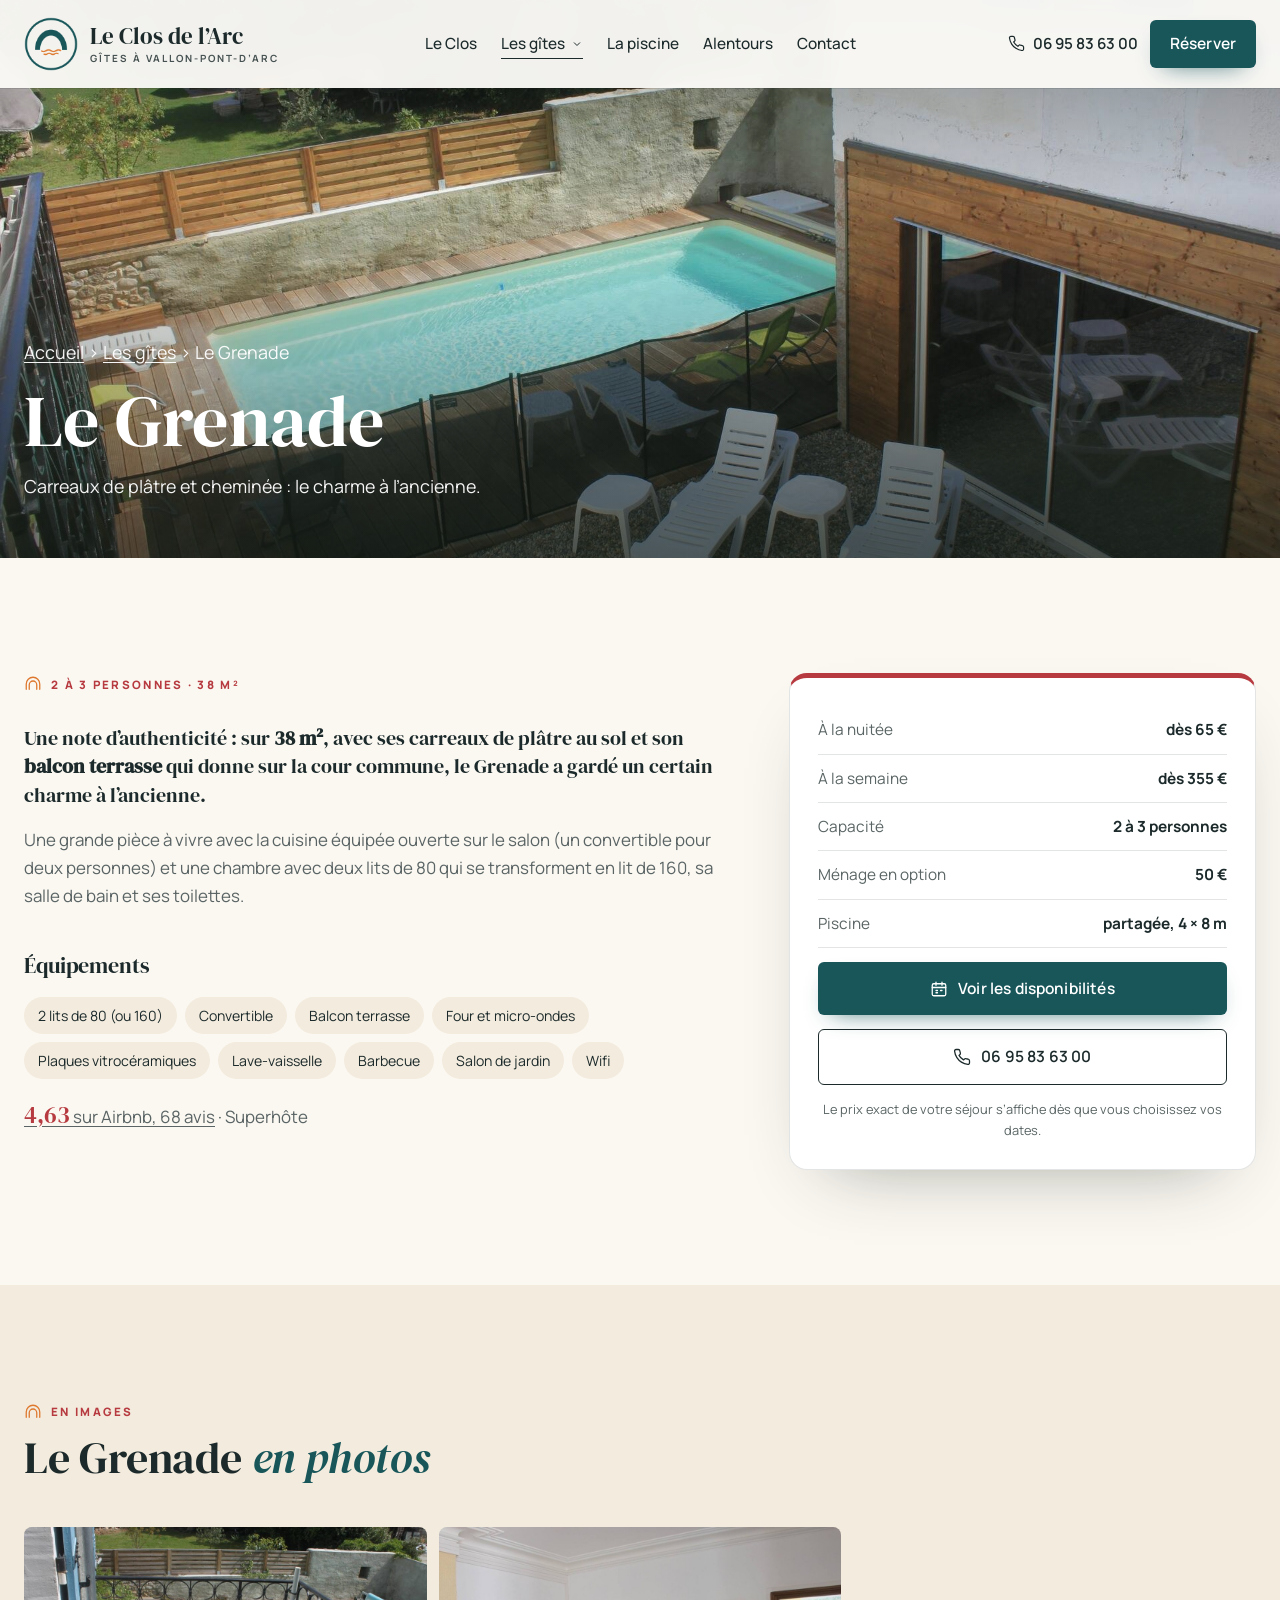
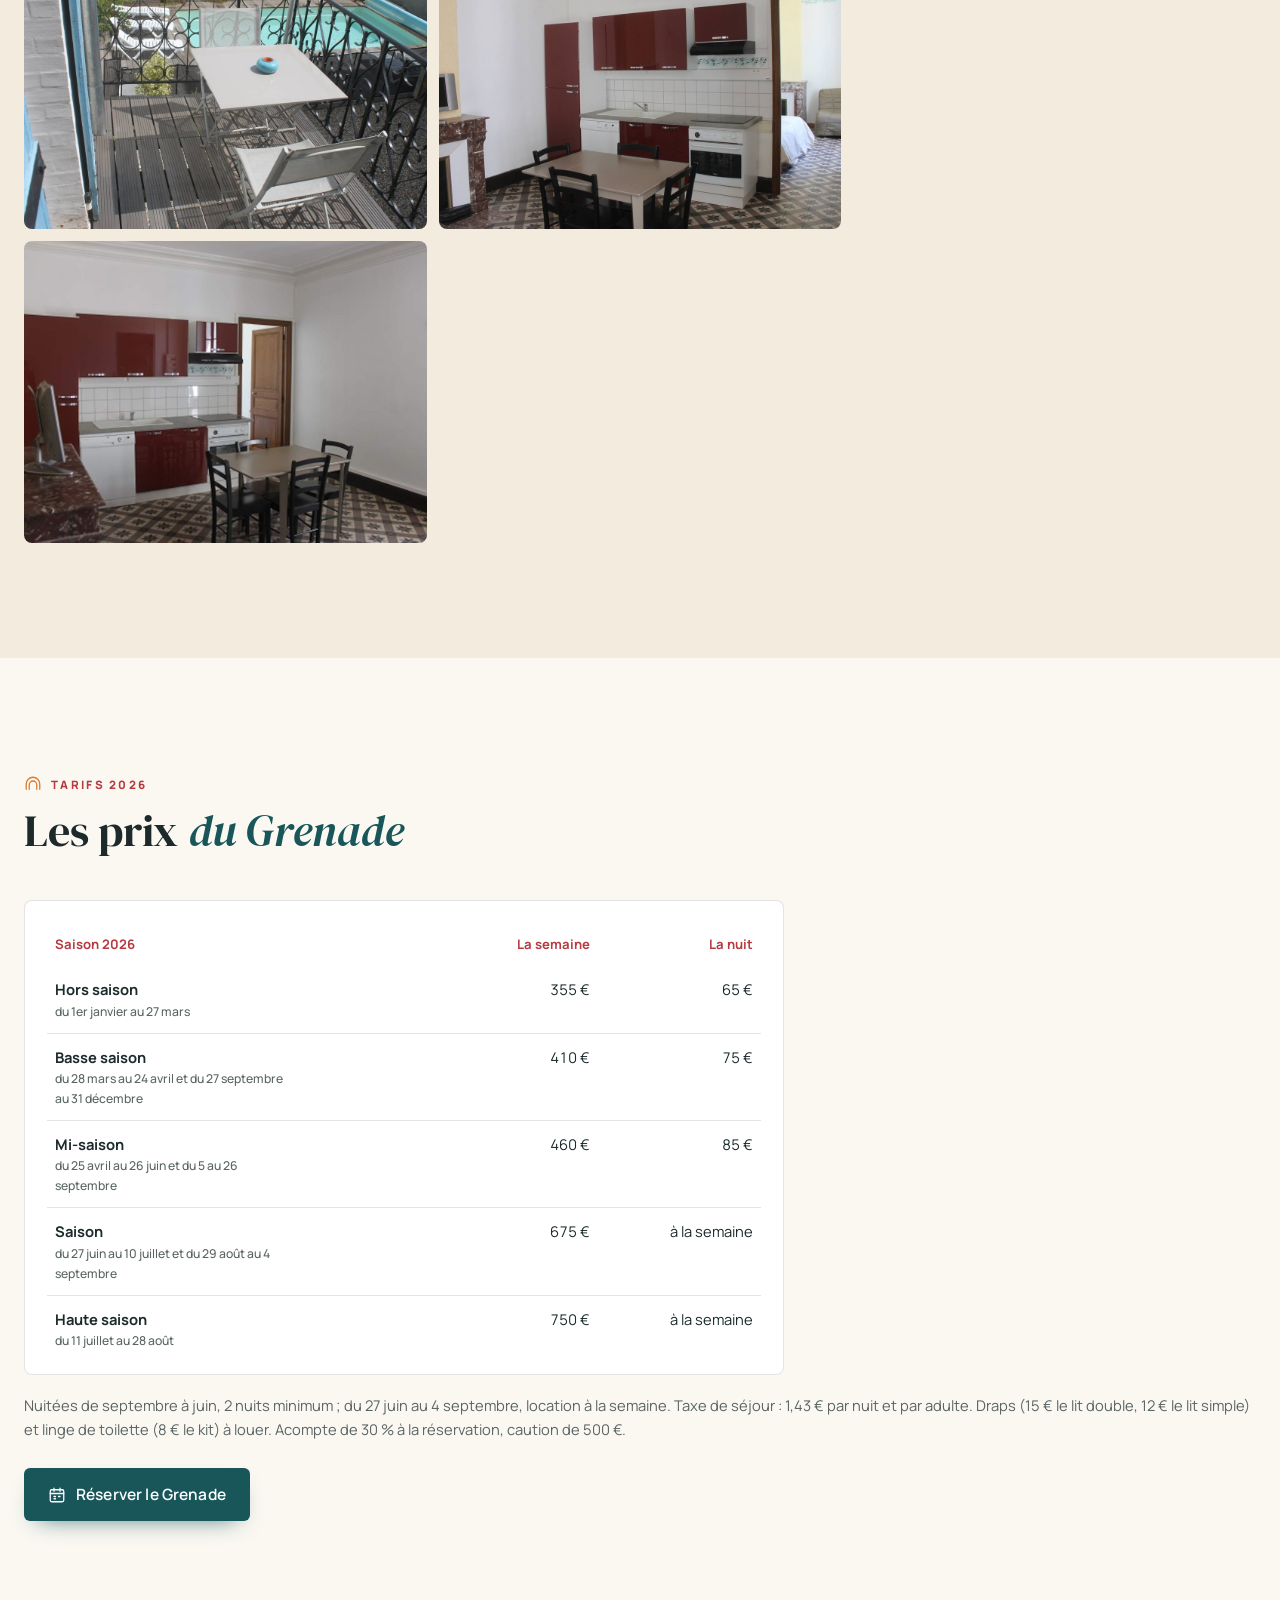
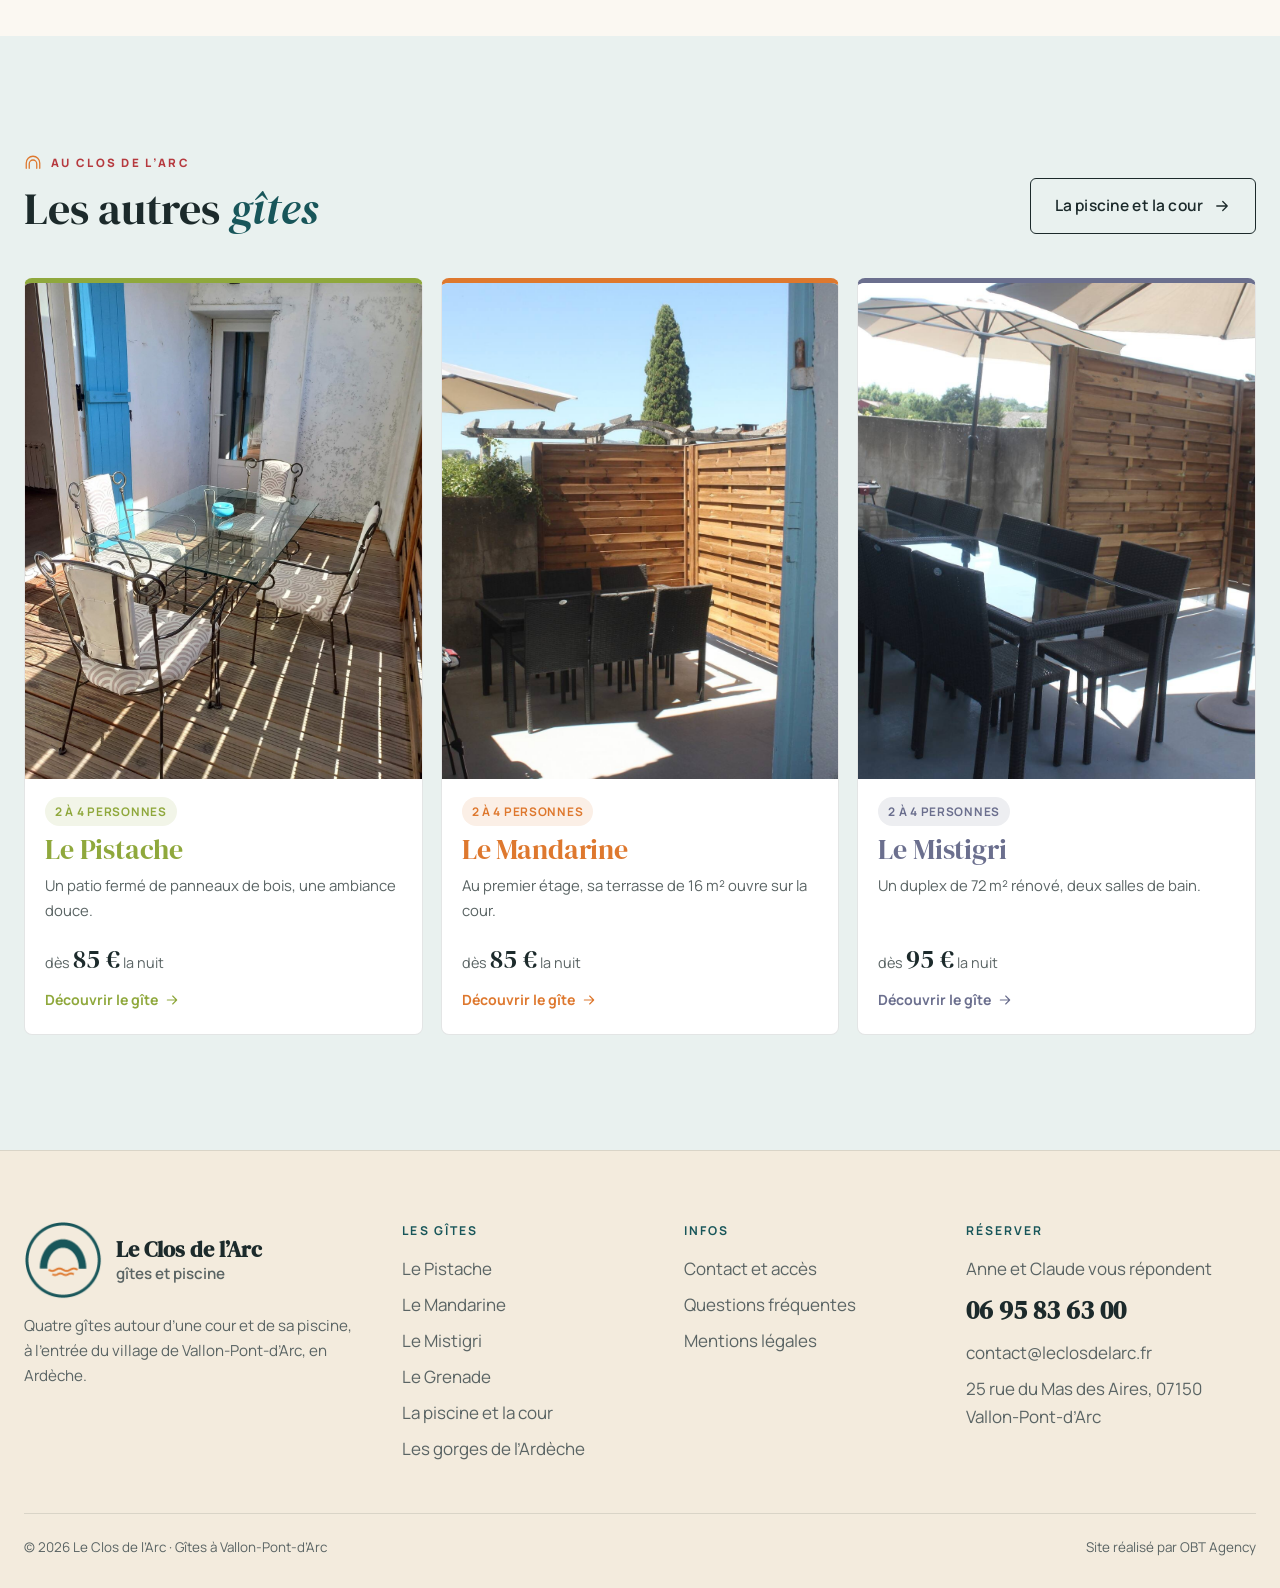
<file: gite-grenade.html>
<!doctype html>
<html lang="fr">
<head>
<meta charset="utf-8">
<meta name="viewport" content="width=device-width, initial-scale=1">
<meta name="robots" content="noindex, nofollow">
<title>Le Grenade · Le Clos de l’Arc, gîte à Vallon-Pont-d’Arc</title>
<meta name="description" content="Le Grenade, gîte de 2 à 3 personnes au Clos de l’Arc à Vallon-Pont-d’Arc : piscine partagée, à 7 minutes du Pont d’Arc.">
<link rel="icon" href="images/logo-couleur.png">
<link rel="preconnect" href="https://fonts.googleapis.com">
<link rel="preconnect" href="https://fonts.gstatic.com" crossorigin>
<link href="https://fonts.googleapis.com/css2?family=DM+Serif+Display:ital@0;1&family=Manrope:wght@400;500;600;700;800&display=swap" rel="stylesheet">
<link rel="stylesheet" href="css/style.css">
</head>
<body data-page="gite">
<header class="entete toujours-plein">
  <div class="conteneur barre">
    <a class="logo" href="index.html" aria-label="Le Clos de l’Arc, accueil"><span class="monogramme"><img class="blanc" src="images/logo-blanc.png" alt="" width="640" height="640"><img class="sombre" src="images/logo-couleur.png" alt="" width="640" height="640"></span><span class="nom">Le Clos de l’Arc<small>Gîtes à Vallon-Pont-d’Arc</small></span></a>
    <ul class="menu">
      <li><a href="index.html#clos">Le Clos</a></li><li class="menu__gites"><a class="ouvrir actif" href="index.html#gites">Les gîtes <svg viewBox="0 0 24 24" fill="none" stroke="currentColor" stroke-width="2" aria-hidden="true"><path d="m6 9 6 6 6-6"/></svg></a><div class="sous-menu"><a href="gite-pistache.html"><img src="images/pistache/bandeau.jpg" alt="" loading="lazy" decoding="async"><span>Le Pistache<small>2 à 4 personnes · 40 m²</small></span></a><a href="gite-mandarine.html"><img src="images/mandarine/terrasse.jpg" alt="" loading="lazy" decoding="async"><span>Le Mandarine<small>2 à 4 personnes</small></span></a><a href="gite-mistigri.html"><img src="images/mistigri/terrasse.jpg" alt="" loading="lazy" decoding="async"><span>Le Mistigri<small>2 à 4 personnes · 72 m²</small></span></a><a href="gite-grenade.html" aria-current="page"><img src="images/grenade/bandeau.jpg" alt="" loading="lazy" decoding="async"><span>Le Grenade<small>2 à 3 personnes · 38 m²</small></span></a><a class="tous" href="index.html#gites">Les quatre gîtes et la piscine</a></div></li><li><a href="index.html#piscine">La piscine</a></li><li><a href="index.html#activites">Alentours</a></li><li><a href="index.html#contact">Contact</a></li>
    </ul>
    <div class="actions">
      <a class="tel-entete" href="tel:+33695836300"><svg viewBox="0 0 24 24" fill="none" stroke="currentColor" stroke-width="1.7" stroke-linecap="round" stroke-linejoin="round" aria-hidden="true"><path d="M22 16.9v3a2 2 0 0 1-2.2 2 19.8 19.8 0 0 1-8.6-3.1 19.5 19.5 0 0 1-6-6A19.8 19.8 0 0 1 2.1 4.2 2 2 0 0 1 4.1 2h3a2 2 0 0 1 2 1.7c.1 1 .4 1.9.7 2.8a2 2 0 0 1-.5 2.1L8 9.9a16 16 0 0 0 6 6l1.3-1.3a2 2 0 0 1 2.1-.4c.9.3 1.8.6 2.8.7a2 2 0 0 1 1.7 2z"/></svg><span>06 95 83 63 00</span></a>
      <a class="btn btn-plein" href="index.html#contact" data-obt-reserve>Réserver</a>
      <button class="burger" aria-label="Menu" aria-expanded="false"><span></span></button>
    </div>
  </div>
</header>
<main class="page-gite gite-grenade">
<section class="bandeau">
  <img src="images/grenade/bandeau.jpg" alt="Le Grenade">
  <div class="conteneur">
    <p class="fil"><a href="index.html">Accueil</a> › <a href="index.html#gites">Les gîtes</a> › Le Grenade</p>
    <h1>Le Grenade</h1>
    <p>Carreaux de plâtre et cheminée : le charme à l’ancienne.</p>
  </div>
</section>

<section class="section">
  <div class="conteneur fiche">
    <div class="intro" data-reveal>
      <span class="surtitre"><svg viewBox="0 0 24 24" fill="none" stroke="currentColor" stroke-width="1.7" stroke-linecap="round" stroke-linejoin="round" aria-hidden="true"><path d="M3 19V12a9 9 0 0 1 18 0v7"/><path d="M7 19v-6a5 5 0 0 1 10 0v6"/></svg>2 à 3 personnes · 38 m²</span>
      <p class="chapo">Une note d’authenticité : sur <strong>38 m²</strong>, avec ses carreaux de plâtre au sol et son <strong>balcon terrasse</strong> qui donne sur la cour commune, le Grenade a gardé un certain charme à l’ancienne.</p>
      <p>Une grande pièce à vivre avec la cuisine équipée ouverte sur le salon (un convertible pour deux personnes) et une chambre avec deux lits de 80 qui se transforment en lit de 160, sa salle de bain et ses toilettes.</p>
      <h3 class="titre-equip">Équipements</h3>
      <div class="equipements"><span>2 lits de 80 (ou 160)</span><span>Convertible</span><span>Balcon terrasse</span><span>Four et micro-ondes</span><span>Plaques vitrocéramiques</span><span>Lave-vaisselle</span><span>Barbecue</span><span>Salon de jardin</span><span>Wifi</span></div>
      <p class="note-airbnb"><a href="https://www.airbnb.fr/rooms/11452271" target="_blank" rel="noopener"><strong>4,63</strong> sur Airbnb, 68 avis</a> · Superhôte</p>
    </div>
    <aside class="encart" data-reveal>
      <div class="ligne"><span>À la nuitée</span><strong>dès 65 €</strong></div>
      <div class="ligne"><span>À la semaine</span><strong>dès 355 €</strong></div>
      <div class="ligne"><span>Capacité</span><strong>2 à 3 personnes</strong></div>
      <div class="ligne"><span>Ménage en option</span><strong>50 €</strong></div>
      <div class="ligne"><span>Piscine</span><strong>partagée, 4 × 8 m</strong></div>
      <a class="btn btn-plein" href="#contact" data-obt-reserve="grenade"><svg viewBox="0 0 24 24" fill="none" stroke="currentColor" stroke-width="1.7" stroke-linecap="round" stroke-linejoin="round" aria-hidden="true"><rect x="3" y="5" width="18" height="16" rx="2"/><path d="M3 10h18M8 3v4M16 3v4M8 14h2M14 14h2M8 17h2"/></svg> Voir les disponibilités</a>
      <a class="btn btn-contour" href="tel:+33695836300"><svg viewBox="0 0 24 24" fill="none" stroke="currentColor" stroke-width="1.7" stroke-linecap="round" stroke-linejoin="round" aria-hidden="true"><path d="M22 16.9v3a2 2 0 0 1-2.2 2 19.8 19.8 0 0 1-8.6-3.1 19.5 19.5 0 0 1-6-6A19.8 19.8 0 0 1 2.1 4.2 2 2 0 0 1 4.1 2h3a2 2 0 0 1 2 1.7c.1 1 .4 1.9.7 2.8a2 2 0 0 1-.5 2.1L8 9.9a16 16 0 0 0 6 6l1.3-1.3a2 2 0 0 1 2.1-.4c.9.3 1.8.6 2.8.7a2 2 0 0 1 1.7 2z"/></svg> 06 95 83 63 00</a>
      <p class="petit-encart">Le prix exact de votre séjour s’affiche dès que vous choisissez vos dates.</p>
    </aside>
  </div>
</section>

<section class="section creme">
  <div class="conteneur">
    <div class="entete-section"><div><span class="surtitre"><svg viewBox="0 0 24 24" fill="none" stroke="currentColor" stroke-width="1.7" stroke-linecap="round" stroke-linejoin="round" aria-hidden="true"><path d="M3 19V12a9 9 0 0 1 18 0v7"/><path d="M7 19v-6a5 5 0 0 1 10 0v6"/></svg>En images</span><h2>Le Grenade <em class="it">en photos</em></h2></div></div>
    <div class="galerie-gite" data-reveal><button data-galerie="images/grenade/balcon-terrasse.jpg" data-legende="Le balcon terrasse sur la cour" aria-label="Agrandir : Le balcon terrasse sur la cour"><img src="images/grenade/balcon-terrasse.jpg" alt="Le balcon terrasse sur la cour" loading="lazy" decoding="async"></button><button data-galerie="images/grenade/sejour.jpg" data-legende="La pièce à vivre" aria-label="Agrandir : La pièce à vivre"><img src="images/grenade/sejour.jpg" alt="La pièce à vivre" loading="lazy" decoding="async"></button><button data-galerie="images/grenade/salon.jpg" data-legende="Le salon et sa cheminée" aria-label="Agrandir : Le salon et sa cheminée"><img src="images/grenade/salon.jpg" alt="Le salon et sa cheminée" loading="lazy" decoding="async"></button><button data-galerie="images/grenade/cuisine.jpg" data-legende="La cuisine" aria-label="Agrandir : La cuisine"><img src="images/grenade/cuisine.jpg" alt="La cuisine" loading="lazy" decoding="async"></button><button data-galerie="images/grenade/chambre.jpg" data-legende="La chambre" aria-label="Agrandir : La chambre"><img src="images/grenade/chambre.jpg" alt="La chambre" loading="lazy" decoding="async"></button><button data-galerie="images/grenade/balcon.jpg" data-legende="Le balcon" aria-label="Agrandir : Le balcon"><img src="images/grenade/balcon.jpg" alt="Le balcon" loading="lazy" decoding="async"></button></div>
  </div>
</section>

<section class="section" id="tarifs">
  <div class="conteneur">
    <div class="entete-section"><div><span class="surtitre"><svg viewBox="0 0 24 24" fill="none" stroke="currentColor" stroke-width="1.7" stroke-linecap="round" stroke-linejoin="round" aria-hidden="true"><path d="M3 19V12a9 9 0 0 1 18 0v7"/><path d="M7 19v-6a5 5 0 0 1 10 0v6"/></svg>Tarifs 2026</span><h2>Les prix <em class="it">du Grenade</em></h2></div></div>
    <div class="tableau tableau-gite" data-reveal><div class="defile"><table><thead><tr><th scope="col">Saison 2026</th><th scope="col">La semaine</th><th scope="col">La nuit</th></tr></thead><tbody><tr><th scope="row">Hors saison<small>du 1er janvier au 27 mars</small></th><td>355 €</td><td>65 €</td></tr><tr><th scope="row">Basse saison<small>du 28 mars au 24 avril et du 27 septembre au 31 décembre</small></th><td>410 €</td><td>75 €</td></tr><tr><th scope="row">Mi-saison<small>du 25 avril au 26 juin et du 5 au 26 septembre</small></th><td>460 €</td><td>85 €</td></tr><tr><th scope="row">Saison<small>du 27 juin au 10 juillet et du 29 août au 4 septembre</small></th><td>675 €</td><td>à la semaine</td></tr><tr><th scope="row">Haute saison<small>du 11 juillet au 28 août</small></th><td>750 €</td><td>à la semaine</td></tr></tbody></table></div></div>
    <p class="note-prix">Nuitées de septembre à juin, 2 nuits minimum ; du 27 juin au 4 septembre, location à la semaine. Taxe de séjour : 1,43 € par nuit et par adulte. Draps (15 € le lit double, 12 € le lit simple) et linge de toilette (8 € le kit) à louer. Acompte de 30 % à la réservation, caution de 500&nbsp;€.</p>
    <div class="boutons centre-boutons"><a class="btn btn-plein" href="#contact" data-obt-reserve="grenade"><svg viewBox="0 0 24 24" fill="none" stroke="currentColor" stroke-width="1.7" stroke-linecap="round" stroke-linejoin="round" aria-hidden="true"><rect x="3" y="5" width="18" height="16" rx="2"/><path d="M3 10h18M8 3v4M16 3v4M8 14h2M14 14h2M8 17h2"/></svg> Réserver le Grenade</a></div>
  </div>
</section>

<section class="section glacier">
  <div class="conteneur">
    <div class="entete-section"><div><span class="surtitre"><svg viewBox="0 0 24 24" fill="none" stroke="currentColor" stroke-width="1.7" stroke-linecap="round" stroke-linejoin="round" aria-hidden="true"><path d="M3 19V12a9 9 0 0 1 18 0v7"/><path d="M7 19v-6a5 5 0 0 1 10 0v6"/></svg>Au Clos de l’Arc</span><h2>Les autres <em class="it">gîtes</em></h2></div><div class="boutons"><a class="btn btn-contour" href="index.html#piscine">La piscine et la cour <svg viewBox="0 0 24 24" fill="none" stroke="currentColor" stroke-width="1.7" stroke-linecap="round" stroke-linejoin="round" aria-hidden="true"><path d="M5 12h14M13 6l6 6-6 6"/></svg></a></div></div>
    <div class="gites trois"><a class="gite gite-pistache" href="gite-pistache.html"><img src="images/pistache/terrasse.jpg" alt="Le Pistache" loading="lazy" decoding="async"><div class="txt"><span class="pastille">2 à 4 personnes</span><h3>Le Pistache</h3><p>Un patio fermé de panneaux de bois, une ambiance douce.</p><span class="prix-carte">dès <strong>85 €</strong> la nuit</span><span class="voir">Découvrir le gîte <svg viewBox="0 0 24 24" fill="none" stroke="currentColor" stroke-width="1.7" stroke-linecap="round" stroke-linejoin="round" aria-hidden="true"><path d="M5 12h14M13 6l6 6-6 6"/></svg></span></div></a><a class="gite gite-mandarine" href="gite-mandarine.html"><img src="images/mandarine/terrasse.jpg" alt="Le Mandarine" loading="lazy" decoding="async"><div class="txt"><span class="pastille">2 à 4 personnes</span><h3>Le Mandarine</h3><p>Au premier étage, sa terrasse de 16 m² ouvre sur la cour.</p><span class="prix-carte">dès <strong>85 €</strong> la nuit</span><span class="voir">Découvrir le gîte <svg viewBox="0 0 24 24" fill="none" stroke="currentColor" stroke-width="1.7" stroke-linecap="round" stroke-linejoin="round" aria-hidden="true"><path d="M5 12h14M13 6l6 6-6 6"/></svg></span></div></a><a class="gite gite-mistigri" href="gite-mistigri.html"><img src="images/mistigri/terrasse.jpg" alt="Le Mistigri" loading="lazy" decoding="async"><div class="txt"><span class="pastille">2 à 4 personnes</span><h3>Le Mistigri</h3><p>Un duplex de 72 m² rénové, deux salles de bain.</p><span class="prix-carte">dès <strong>95 €</strong> la nuit</span><span class="voir">Découvrir le gîte <svg viewBox="0 0 24 24" fill="none" stroke="currentColor" stroke-width="1.7" stroke-linecap="round" stroke-linejoin="round" aria-hidden="true"><path d="M5 12h14M13 6l6 6-6 6"/></svg></span></div></a></div>
  </div>
</section>
</main>
<footer class="pied">
  <div class="conteneur">
    <div class="grille">
      <div>
        <a class="logo-pied" href="index.html"><img src="images/logo-couleur.png" alt="Le Clos de l’Arc" width="640" height="640"><span>Le Clos de l’Arc<em>gîtes et piscine</em></span></a>
        <p>Quatre gîtes autour d’une cour et de sa piscine, à l’entrée du village de Vallon-Pont-d’Arc, en Ardèche.</p>
      </div>
      <div><h4>Les gîtes</h4><ul><li><a href="gite-pistache.html">Le Pistache</a></li><li><a href="gite-mandarine.html">Le Mandarine</a></li><li><a href="gite-mistigri.html">Le Mistigri</a></li><li><a href="gite-grenade.html">Le Grenade</a></li><li><a href="index.html#piscine">La piscine et la cour</a></li><li><a href="index.html#activites">Les gorges de l’Ardèche</a></li></ul></div>
      <div><h4>Infos</h4><ul><li><a href="index.html#contact">Contact et accès</a></li><li><a href="index.html#questions">Questions fréquentes</a></li><li><a href="mentions-legales.html">Mentions légales</a></li></ul></div>
      <div><h4>Réserver</h4><ul><li>Anne et Claude vous répondent<a class="tel-pied" href="tel:+33695836300">06 95 83 63 00</a></li><li><a href="mailto:contact@leclosdelarc.fr">contact@leclosdelarc.fr</a></li><li>25 rue du Mas des Aires, 07150 Vallon-Pont-d’Arc</li></ul></div>
    </div>
    <div class="bas"><span>© 2026 Le Clos de l’Arc · Gîtes à Vallon-Pont-d’Arc</span><span>Site réalisé par OBT Agency</span></div>
  </div>
</footer>
<nav class="barre-mobile" aria-label="Contact rapide">
  <a class="appeler" href="tel:+33695836300"><svg viewBox="0 0 24 24" fill="none" stroke="currentColor" stroke-width="1.7" stroke-linecap="round" stroke-linejoin="round" aria-hidden="true"><path d="M22 16.9v3a2 2 0 0 1-2.2 2 19.8 19.8 0 0 1-8.6-3.1 19.5 19.5 0 0 1-6-6A19.8 19.8 0 0 1 2.1 4.2 2 2 0 0 1 4.1 2h3a2 2 0 0 1 2 1.7c.1 1 .4 1.9.7 2.8a2 2 0 0 1-.5 2.1L8 9.9a16 16 0 0 0 6 6l1.3-1.3a2 2 0 0 1 2.1-.4c.9.3 1.8.6 2.8.7a2 2 0 0 1 1.7 2z"/></svg> Appeler</a>
  <a href="index.html#contact" data-obt-reserve><svg viewBox="0 0 24 24" fill="none" stroke="currentColor" stroke-width="1.7" stroke-linecap="round" stroke-linejoin="round" aria-hidden="true"><rect x="3" y="5" width="18" height="16" rx="2"/><path d="M3 10h18M8 3v4M16 3v4M8 14h2M14 14h2M8 17h2"/></svg> Réserver</a>
</nav>
<script src="js/site.js"></script>
<div data-obt-booking data-obt-key="demo-clos-de-l-arc" data-obt-api="https://demo-clos-de-l-arc.obt.invalid" data-obt-form-key="demo" data-obt-form-endpoint="https://demo-clos-de-l-arc.obt.invalid/envoi" data-obt-subject="Demande de réservation au Clos de l’Arc"></div>
<script src="js/obt-demo.js"></script>
<script src="https://obt-gestion.com/blocks/obt-booking.js" defer></script>
</body>
</html>
</file>
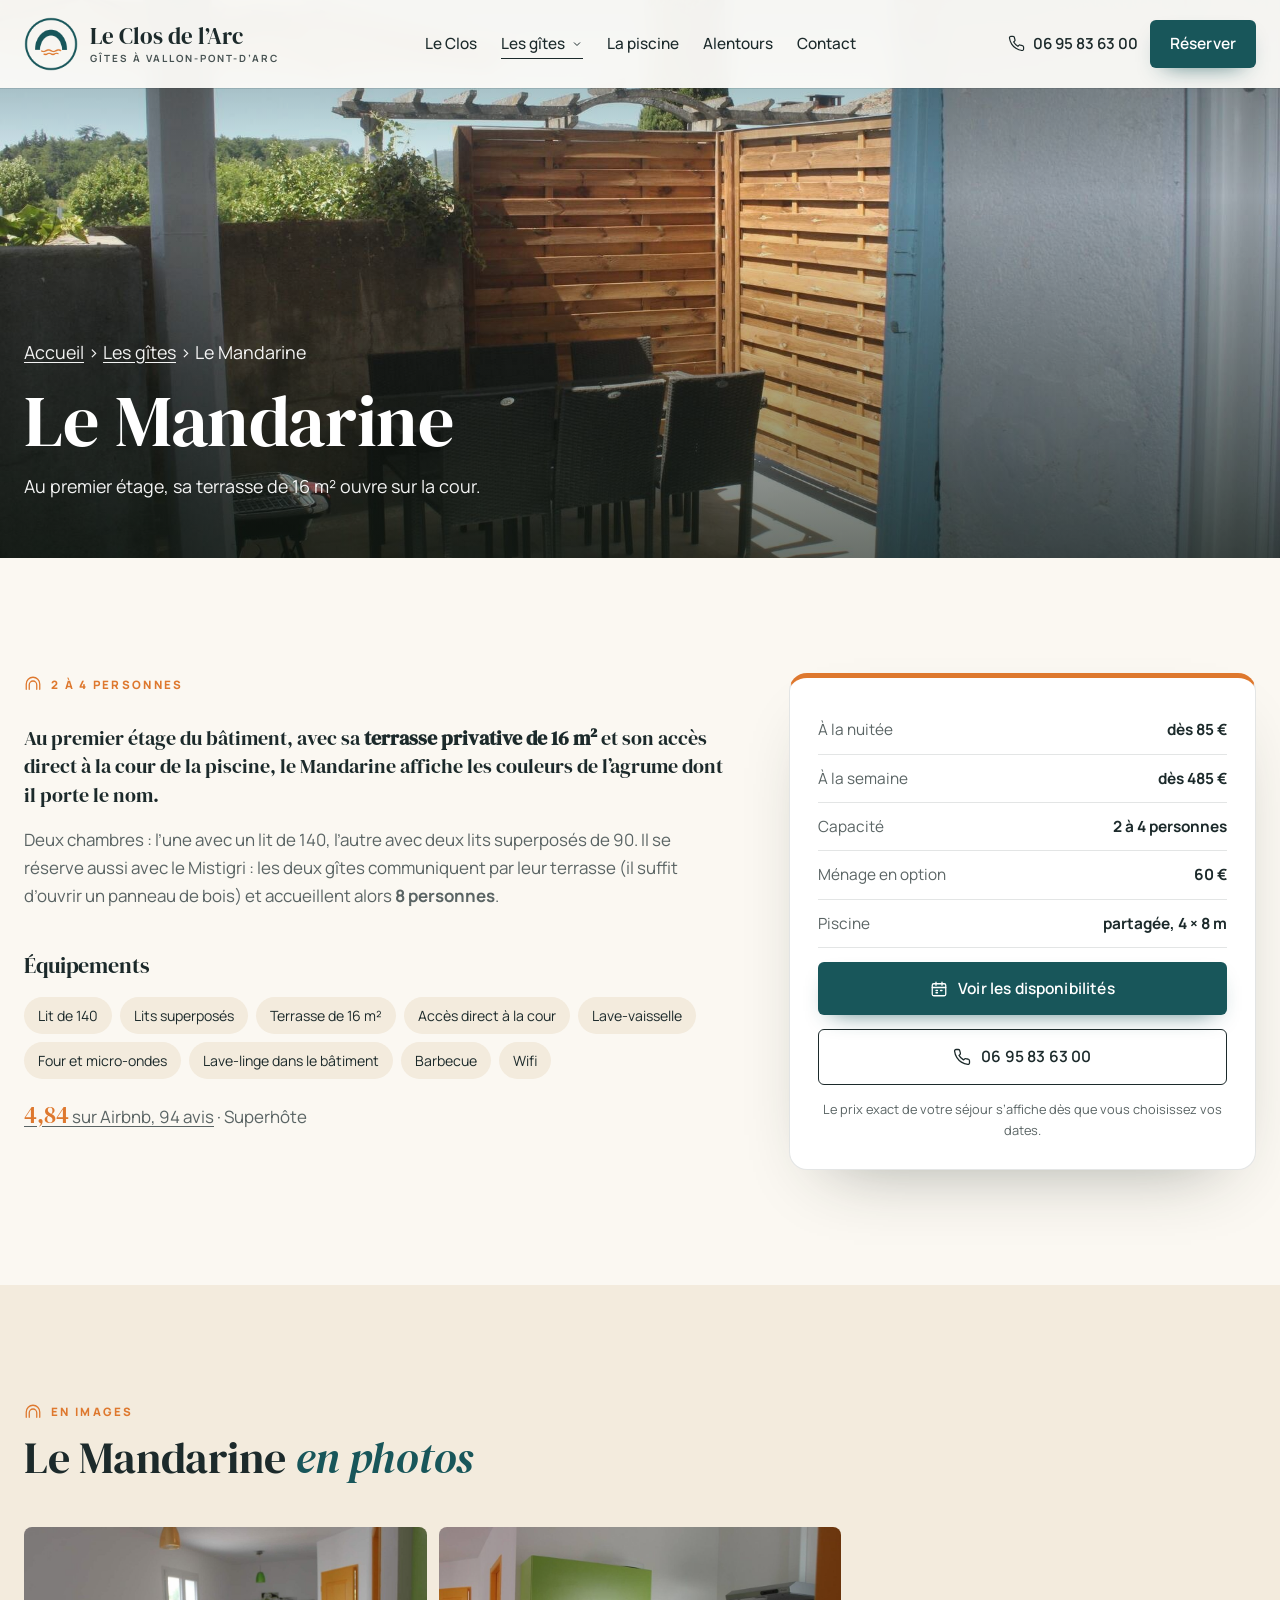
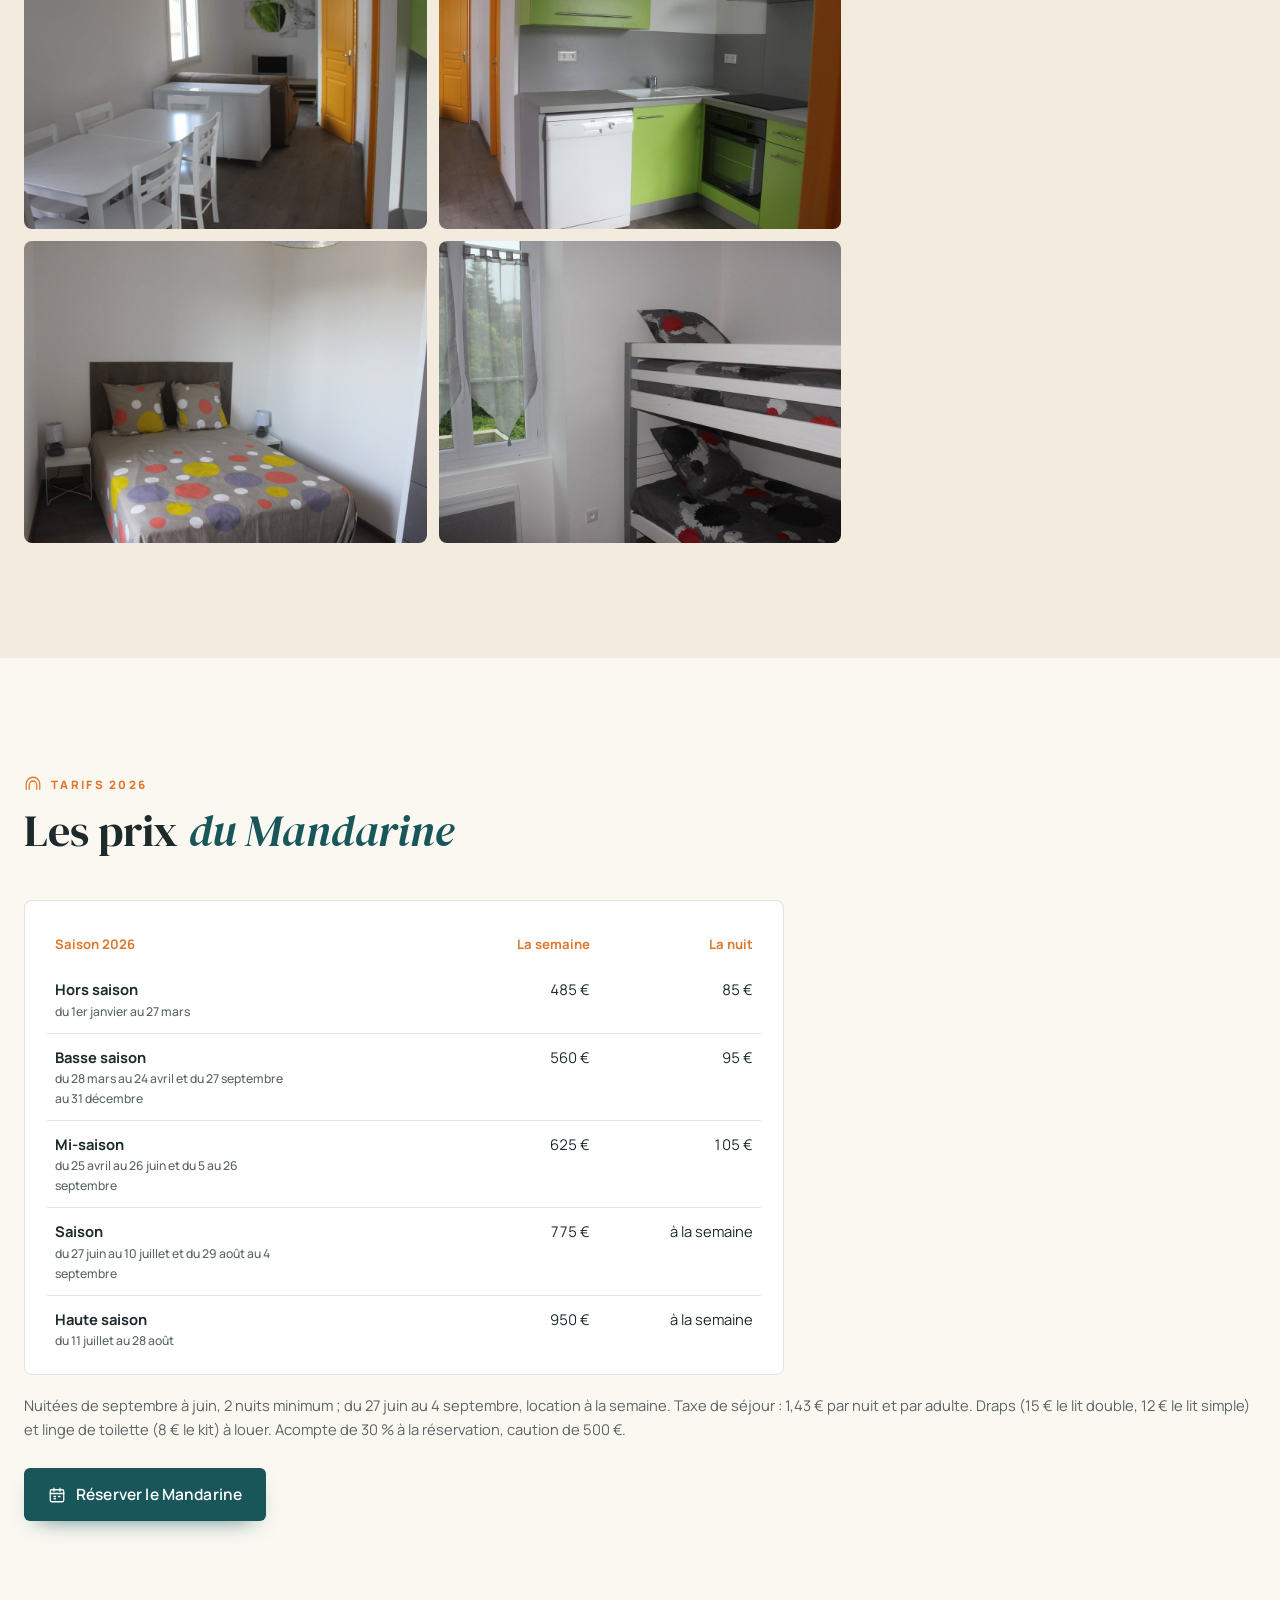
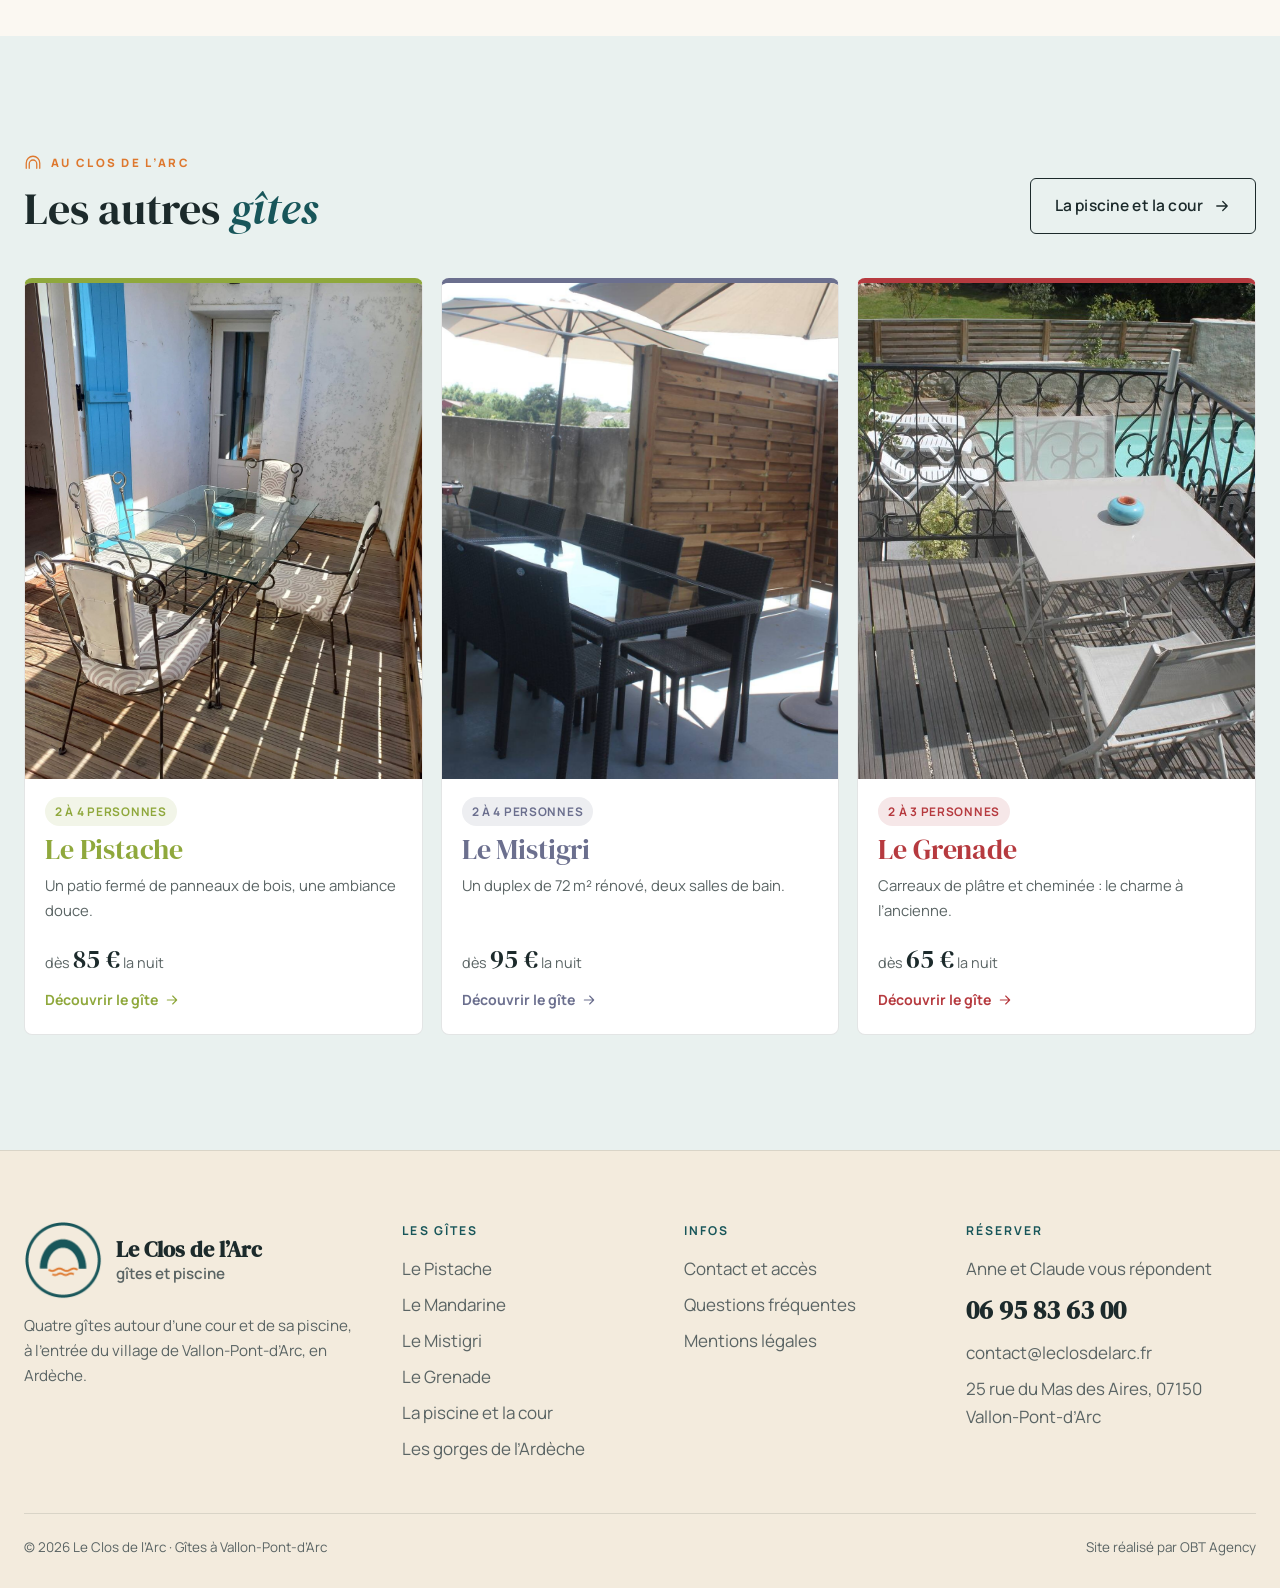
<file: gite-mandarine.html>
<!doctype html>
<html lang="fr">
<head>
<meta charset="utf-8">
<meta name="viewport" content="width=device-width, initial-scale=1">
<meta name="robots" content="noindex, nofollow">
<title>Le Mandarine · Le Clos de l’Arc, gîte à Vallon-Pont-d’Arc</title>
<meta name="description" content="Le Mandarine, gîte de 2 à 4 personnes au Clos de l’Arc à Vallon-Pont-d’Arc : piscine partagée, à 7 minutes du Pont d’Arc.">
<link rel="icon" href="images/logo-couleur.png">
<link rel="preconnect" href="https://fonts.googleapis.com">
<link rel="preconnect" href="https://fonts.gstatic.com" crossorigin>
<link href="https://fonts.googleapis.com/css2?family=DM+Serif+Display:ital@0;1&family=Manrope:wght@400;500;600;700;800&display=swap" rel="stylesheet">
<link rel="stylesheet" href="css/style.css">
</head>
<body data-page="gite">
<header class="entete toujours-plein">
  <div class="conteneur barre">
    <a class="logo" href="index.html" aria-label="Le Clos de l’Arc, accueil"><span class="monogramme"><img class="blanc" src="images/logo-blanc.png" alt="" width="640" height="640"><img class="sombre" src="images/logo-couleur.png" alt="" width="640" height="640"></span><span class="nom">Le Clos de l’Arc<small>Gîtes à Vallon-Pont-d’Arc</small></span></a>
    <ul class="menu">
      <li><a href="index.html#clos">Le Clos</a></li><li class="menu__gites"><a class="ouvrir actif" href="index.html#gites">Les gîtes <svg viewBox="0 0 24 24" fill="none" stroke="currentColor" stroke-width="2" aria-hidden="true"><path d="m6 9 6 6 6-6"/></svg></a><div class="sous-menu"><a href="gite-pistache.html"><img src="images/pistache/bandeau.jpg" alt="" loading="lazy" decoding="async"><span>Le Pistache<small>2 à 4 personnes · 40 m²</small></span></a><a href="gite-mandarine.html" aria-current="page"><img src="images/mandarine/terrasse.jpg" alt="" loading="lazy" decoding="async"><span>Le Mandarine<small>2 à 4 personnes</small></span></a><a href="gite-mistigri.html"><img src="images/mistigri/terrasse.jpg" alt="" loading="lazy" decoding="async"><span>Le Mistigri<small>2 à 4 personnes · 72 m²</small></span></a><a href="gite-grenade.html"><img src="images/grenade/bandeau.jpg" alt="" loading="lazy" decoding="async"><span>Le Grenade<small>2 à 3 personnes · 38 m²</small></span></a><a class="tous" href="index.html#gites">Les quatre gîtes et la piscine</a></div></li><li><a href="index.html#piscine">La piscine</a></li><li><a href="index.html#activites">Alentours</a></li><li><a href="index.html#contact">Contact</a></li>
    </ul>
    <div class="actions">
      <a class="tel-entete" href="tel:+33695836300"><svg viewBox="0 0 24 24" fill="none" stroke="currentColor" stroke-width="1.7" stroke-linecap="round" stroke-linejoin="round" aria-hidden="true"><path d="M22 16.9v3a2 2 0 0 1-2.2 2 19.8 19.8 0 0 1-8.6-3.1 19.5 19.5 0 0 1-6-6A19.8 19.8 0 0 1 2.1 4.2 2 2 0 0 1 4.1 2h3a2 2 0 0 1 2 1.7c.1 1 .4 1.9.7 2.8a2 2 0 0 1-.5 2.1L8 9.9a16 16 0 0 0 6 6l1.3-1.3a2 2 0 0 1 2.1-.4c.9.3 1.8.6 2.8.7a2 2 0 0 1 1.7 2z"/></svg><span>06 95 83 63 00</span></a>
      <a class="btn btn-plein" href="index.html#contact" data-obt-reserve>Réserver</a>
      <button class="burger" aria-label="Menu" aria-expanded="false"><span></span></button>
    </div>
  </div>
</header>
<main class="page-gite gite-mandarine">
<section class="bandeau">
  <img src="images/mandarine/terrasse.jpg" alt="Le Mandarine">
  <div class="conteneur">
    <p class="fil"><a href="index.html">Accueil</a> › <a href="index.html#gites">Les gîtes</a> › Le Mandarine</p>
    <h1>Le Mandarine</h1>
    <p>Au premier étage, sa terrasse de 16 m² ouvre sur la cour.</p>
  </div>
</section>

<section class="section">
  <div class="conteneur fiche">
    <div class="intro" data-reveal>
      <span class="surtitre"><svg viewBox="0 0 24 24" fill="none" stroke="currentColor" stroke-width="1.7" stroke-linecap="round" stroke-linejoin="round" aria-hidden="true"><path d="M3 19V12a9 9 0 0 1 18 0v7"/><path d="M7 19v-6a5 5 0 0 1 10 0v6"/></svg>2 à 4 personnes</span>
      <p class="chapo">Au premier étage du bâtiment, avec sa <strong>terrasse privative de 16 m²</strong> et son accès direct à la cour de la piscine, le Mandarine affiche les couleurs de l’agrume dont il porte le nom.</p>
      <p>Deux chambres : l’une avec un lit de 140, l’autre avec deux lits superposés de 90. Il se réserve aussi avec le Mistigri : les deux gîtes communiquent par leur terrasse (il suffit d’ouvrir un panneau de bois) et accueillent alors <strong>8 personnes</strong>.</p>
      <h3 class="titre-equip">Équipements</h3>
      <div class="equipements"><span>Lit de 140</span><span>Lits superposés</span><span>Terrasse de 16 m²</span><span>Accès direct à la cour</span><span>Lave-vaisselle</span><span>Four et micro-ondes</span><span>Lave-linge dans le bâtiment</span><span>Barbecue</span><span>Wifi</span></div>
      <p class="note-airbnb"><a href="https://www.airbnb.fr/rooms/11264048" target="_blank" rel="noopener"><strong>4,84</strong> sur Airbnb, 94 avis</a> · Superhôte</p>
    </div>
    <aside class="encart" data-reveal>
      <div class="ligne"><span>À la nuitée</span><strong>dès 85 €</strong></div>
      <div class="ligne"><span>À la semaine</span><strong>dès 485 €</strong></div>
      <div class="ligne"><span>Capacité</span><strong>2 à 4 personnes</strong></div>
      <div class="ligne"><span>Ménage en option</span><strong>60 €</strong></div>
      <div class="ligne"><span>Piscine</span><strong>partagée, 4 × 8 m</strong></div>
      <a class="btn btn-plein" href="#contact" data-obt-reserve="mandarine"><svg viewBox="0 0 24 24" fill="none" stroke="currentColor" stroke-width="1.7" stroke-linecap="round" stroke-linejoin="round" aria-hidden="true"><rect x="3" y="5" width="18" height="16" rx="2"/><path d="M3 10h18M8 3v4M16 3v4M8 14h2M14 14h2M8 17h2"/></svg> Voir les disponibilités</a>
      <a class="btn btn-contour" href="tel:+33695836300"><svg viewBox="0 0 24 24" fill="none" stroke="currentColor" stroke-width="1.7" stroke-linecap="round" stroke-linejoin="round" aria-hidden="true"><path d="M22 16.9v3a2 2 0 0 1-2.2 2 19.8 19.8 0 0 1-8.6-3.1 19.5 19.5 0 0 1-6-6A19.8 19.8 0 0 1 2.1 4.2 2 2 0 0 1 4.1 2h3a2 2 0 0 1 2 1.7c.1 1 .4 1.9.7 2.8a2 2 0 0 1-.5 2.1L8 9.9a16 16 0 0 0 6 6l1.3-1.3a2 2 0 0 1 2.1-.4c.9.3 1.8.6 2.8.7a2 2 0 0 1 1.7 2z"/></svg> 06 95 83 63 00</a>
      <p class="petit-encart">Le prix exact de votre séjour s’affiche dès que vous choisissez vos dates.</p>
    </aside>
  </div>
</section>

<section class="section creme">
  <div class="conteneur">
    <div class="entete-section"><div><span class="surtitre"><svg viewBox="0 0 24 24" fill="none" stroke="currentColor" stroke-width="1.7" stroke-linecap="round" stroke-linejoin="round" aria-hidden="true"><path d="M3 19V12a9 9 0 0 1 18 0v7"/><path d="M7 19v-6a5 5 0 0 1 10 0v6"/></svg>En images</span><h2>Le Mandarine <em class="it">en photos</em></h2></div></div>
    <div class="galerie-gite" data-reveal><button data-galerie="images/mandarine/sejour.jpg" data-legende="Le séjour" aria-label="Agrandir : Le séjour"><img src="images/mandarine/sejour.jpg" alt="Le séjour" loading="lazy" decoding="async"></button><button data-galerie="images/mandarine/cuisine.jpg" data-legende="La cuisine" aria-label="Agrandir : La cuisine"><img src="images/mandarine/cuisine.jpg" alt="La cuisine" loading="lazy" decoding="async"></button><button data-galerie="images/mandarine/sejour-2.jpg" data-legende="La pièce à vivre" aria-label="Agrandir : La pièce à vivre"><img src="images/mandarine/sejour-2.jpg" alt="La pièce à vivre" loading="lazy" decoding="async"></button><button data-galerie="images/mandarine/chambre.jpg" data-legende="La chambre au lit de 140" aria-label="Agrandir : La chambre au lit de 140"><img src="images/mandarine/chambre.jpg" alt="La chambre au lit de 140" loading="lazy" decoding="async"></button><button data-galerie="images/mandarine/lits-superposes.jpg" data-legende="La chambre aux lits superposés" aria-label="Agrandir : La chambre aux lits superposés"><img src="images/mandarine/lits-superposes.jpg" alt="La chambre aux lits superposés" loading="lazy" decoding="async"></button><button data-galerie="images/mandarine/salle-de-bain.jpg" data-legende="La salle de bain" aria-label="Agrandir : La salle de bain"><img src="images/mandarine/salle-de-bain.jpg" alt="La salle de bain" loading="lazy" decoding="async"></button></div>
  </div>
</section>

<section class="section" id="tarifs">
  <div class="conteneur">
    <div class="entete-section"><div><span class="surtitre"><svg viewBox="0 0 24 24" fill="none" stroke="currentColor" stroke-width="1.7" stroke-linecap="round" stroke-linejoin="round" aria-hidden="true"><path d="M3 19V12a9 9 0 0 1 18 0v7"/><path d="M7 19v-6a5 5 0 0 1 10 0v6"/></svg>Tarifs 2026</span><h2>Les prix <em class="it">du Mandarine</em></h2></div></div>
    <div class="tableau tableau-gite" data-reveal><div class="defile"><table><thead><tr><th scope="col">Saison 2026</th><th scope="col">La semaine</th><th scope="col">La nuit</th></tr></thead><tbody><tr><th scope="row">Hors saison<small>du 1er janvier au 27 mars</small></th><td>485 €</td><td>85 €</td></tr><tr><th scope="row">Basse saison<small>du 28 mars au 24 avril et du 27 septembre au 31 décembre</small></th><td>560 €</td><td>95 €</td></tr><tr><th scope="row">Mi-saison<small>du 25 avril au 26 juin et du 5 au 26 septembre</small></th><td>625 €</td><td>105 €</td></tr><tr><th scope="row">Saison<small>du 27 juin au 10 juillet et du 29 août au 4 septembre</small></th><td>775 €</td><td>à la semaine</td></tr><tr><th scope="row">Haute saison<small>du 11 juillet au 28 août</small></th><td>950 €</td><td>à la semaine</td></tr></tbody></table></div></div>
    <p class="note-prix">Nuitées de septembre à juin, 2 nuits minimum ; du 27 juin au 4 septembre, location à la semaine. Taxe de séjour : 1,43 € par nuit et par adulte. Draps (15 € le lit double, 12 € le lit simple) et linge de toilette (8 € le kit) à louer. Acompte de 30 % à la réservation, caution de 500&nbsp;€.</p>
    <div class="boutons centre-boutons"><a class="btn btn-plein" href="#contact" data-obt-reserve="mandarine"><svg viewBox="0 0 24 24" fill="none" stroke="currentColor" stroke-width="1.7" stroke-linecap="round" stroke-linejoin="round" aria-hidden="true"><rect x="3" y="5" width="18" height="16" rx="2"/><path d="M3 10h18M8 3v4M16 3v4M8 14h2M14 14h2M8 17h2"/></svg> Réserver le Mandarine</a></div>
  </div>
</section>

<section class="section glacier">
  <div class="conteneur">
    <div class="entete-section"><div><span class="surtitre"><svg viewBox="0 0 24 24" fill="none" stroke="currentColor" stroke-width="1.7" stroke-linecap="round" stroke-linejoin="round" aria-hidden="true"><path d="M3 19V12a9 9 0 0 1 18 0v7"/><path d="M7 19v-6a5 5 0 0 1 10 0v6"/></svg>Au Clos de l’Arc</span><h2>Les autres <em class="it">gîtes</em></h2></div><div class="boutons"><a class="btn btn-contour" href="index.html#piscine">La piscine et la cour <svg viewBox="0 0 24 24" fill="none" stroke="currentColor" stroke-width="1.7" stroke-linecap="round" stroke-linejoin="round" aria-hidden="true"><path d="M5 12h14M13 6l6 6-6 6"/></svg></a></div></div>
    <div class="gites trois"><a class="gite gite-pistache" href="gite-pistache.html"><img src="images/pistache/terrasse.jpg" alt="Le Pistache" loading="lazy" decoding="async"><div class="txt"><span class="pastille">2 à 4 personnes</span><h3>Le Pistache</h3><p>Un patio fermé de panneaux de bois, une ambiance douce.</p><span class="prix-carte">dès <strong>85 €</strong> la nuit</span><span class="voir">Découvrir le gîte <svg viewBox="0 0 24 24" fill="none" stroke="currentColor" stroke-width="1.7" stroke-linecap="round" stroke-linejoin="round" aria-hidden="true"><path d="M5 12h14M13 6l6 6-6 6"/></svg></span></div></a><a class="gite gite-mistigri" href="gite-mistigri.html"><img src="images/mistigri/terrasse.jpg" alt="Le Mistigri" loading="lazy" decoding="async"><div class="txt"><span class="pastille">2 à 4 personnes</span><h3>Le Mistigri</h3><p>Un duplex de 72 m² rénové, deux salles de bain.</p><span class="prix-carte">dès <strong>95 €</strong> la nuit</span><span class="voir">Découvrir le gîte <svg viewBox="0 0 24 24" fill="none" stroke="currentColor" stroke-width="1.7" stroke-linecap="round" stroke-linejoin="round" aria-hidden="true"><path d="M5 12h14M13 6l6 6-6 6"/></svg></span></div></a><a class="gite gite-grenade" href="gite-grenade.html"><img src="images/grenade/balcon-terrasse.jpg" alt="Le Grenade" loading="lazy" decoding="async"><div class="txt"><span class="pastille">2 à 3 personnes</span><h3>Le Grenade</h3><p>Carreaux de plâtre et cheminée : le charme à l’ancienne.</p><span class="prix-carte">dès <strong>65 €</strong> la nuit</span><span class="voir">Découvrir le gîte <svg viewBox="0 0 24 24" fill="none" stroke="currentColor" stroke-width="1.7" stroke-linecap="round" stroke-linejoin="round" aria-hidden="true"><path d="M5 12h14M13 6l6 6-6 6"/></svg></span></div></a></div>
  </div>
</section>
</main>
<footer class="pied">
  <div class="conteneur">
    <div class="grille">
      <div>
        <a class="logo-pied" href="index.html"><img src="images/logo-couleur.png" alt="Le Clos de l’Arc" width="640" height="640"><span>Le Clos de l’Arc<em>gîtes et piscine</em></span></a>
        <p>Quatre gîtes autour d’une cour et de sa piscine, à l’entrée du village de Vallon-Pont-d’Arc, en Ardèche.</p>
      </div>
      <div><h4>Les gîtes</h4><ul><li><a href="gite-pistache.html">Le Pistache</a></li><li><a href="gite-mandarine.html">Le Mandarine</a></li><li><a href="gite-mistigri.html">Le Mistigri</a></li><li><a href="gite-grenade.html">Le Grenade</a></li><li><a href="index.html#piscine">La piscine et la cour</a></li><li><a href="index.html#activites">Les gorges de l’Ardèche</a></li></ul></div>
      <div><h4>Infos</h4><ul><li><a href="index.html#contact">Contact et accès</a></li><li><a href="index.html#questions">Questions fréquentes</a></li><li><a href="mentions-legales.html">Mentions légales</a></li></ul></div>
      <div><h4>Réserver</h4><ul><li>Anne et Claude vous répondent<a class="tel-pied" href="tel:+33695836300">06 95 83 63 00</a></li><li><a href="mailto:contact@leclosdelarc.fr">contact@leclosdelarc.fr</a></li><li>25 rue du Mas des Aires, 07150 Vallon-Pont-d’Arc</li></ul></div>
    </div>
    <div class="bas"><span>© 2026 Le Clos de l’Arc · Gîtes à Vallon-Pont-d’Arc</span><span>Site réalisé par OBT Agency</span></div>
  </div>
</footer>
<nav class="barre-mobile" aria-label="Contact rapide">
  <a class="appeler" href="tel:+33695836300"><svg viewBox="0 0 24 24" fill="none" stroke="currentColor" stroke-width="1.7" stroke-linecap="round" stroke-linejoin="round" aria-hidden="true"><path d="M22 16.9v3a2 2 0 0 1-2.2 2 19.8 19.8 0 0 1-8.6-3.1 19.5 19.5 0 0 1-6-6A19.8 19.8 0 0 1 2.1 4.2 2 2 0 0 1 4.1 2h3a2 2 0 0 1 2 1.7c.1 1 .4 1.9.7 2.8a2 2 0 0 1-.5 2.1L8 9.9a16 16 0 0 0 6 6l1.3-1.3a2 2 0 0 1 2.1-.4c.9.3 1.8.6 2.8.7a2 2 0 0 1 1.7 2z"/></svg> Appeler</a>
  <a href="index.html#contact" data-obt-reserve><svg viewBox="0 0 24 24" fill="none" stroke="currentColor" stroke-width="1.7" stroke-linecap="round" stroke-linejoin="round" aria-hidden="true"><rect x="3" y="5" width="18" height="16" rx="2"/><path d="M3 10h18M8 3v4M16 3v4M8 14h2M14 14h2M8 17h2"/></svg> Réserver</a>
</nav>
<script src="js/site.js"></script>
<div data-obt-booking data-obt-key="demo-clos-de-l-arc" data-obt-api="https://demo-clos-de-l-arc.obt.invalid" data-obt-form-key="demo" data-obt-form-endpoint="https://demo-clos-de-l-arc.obt.invalid/envoi" data-obt-subject="Demande de réservation au Clos de l’Arc"></div>
<script src="js/obt-demo.js"></script>
<script src="https://obt-gestion.com/blocks/obt-booking.js" defer></script>
</body>
</html>
</file>
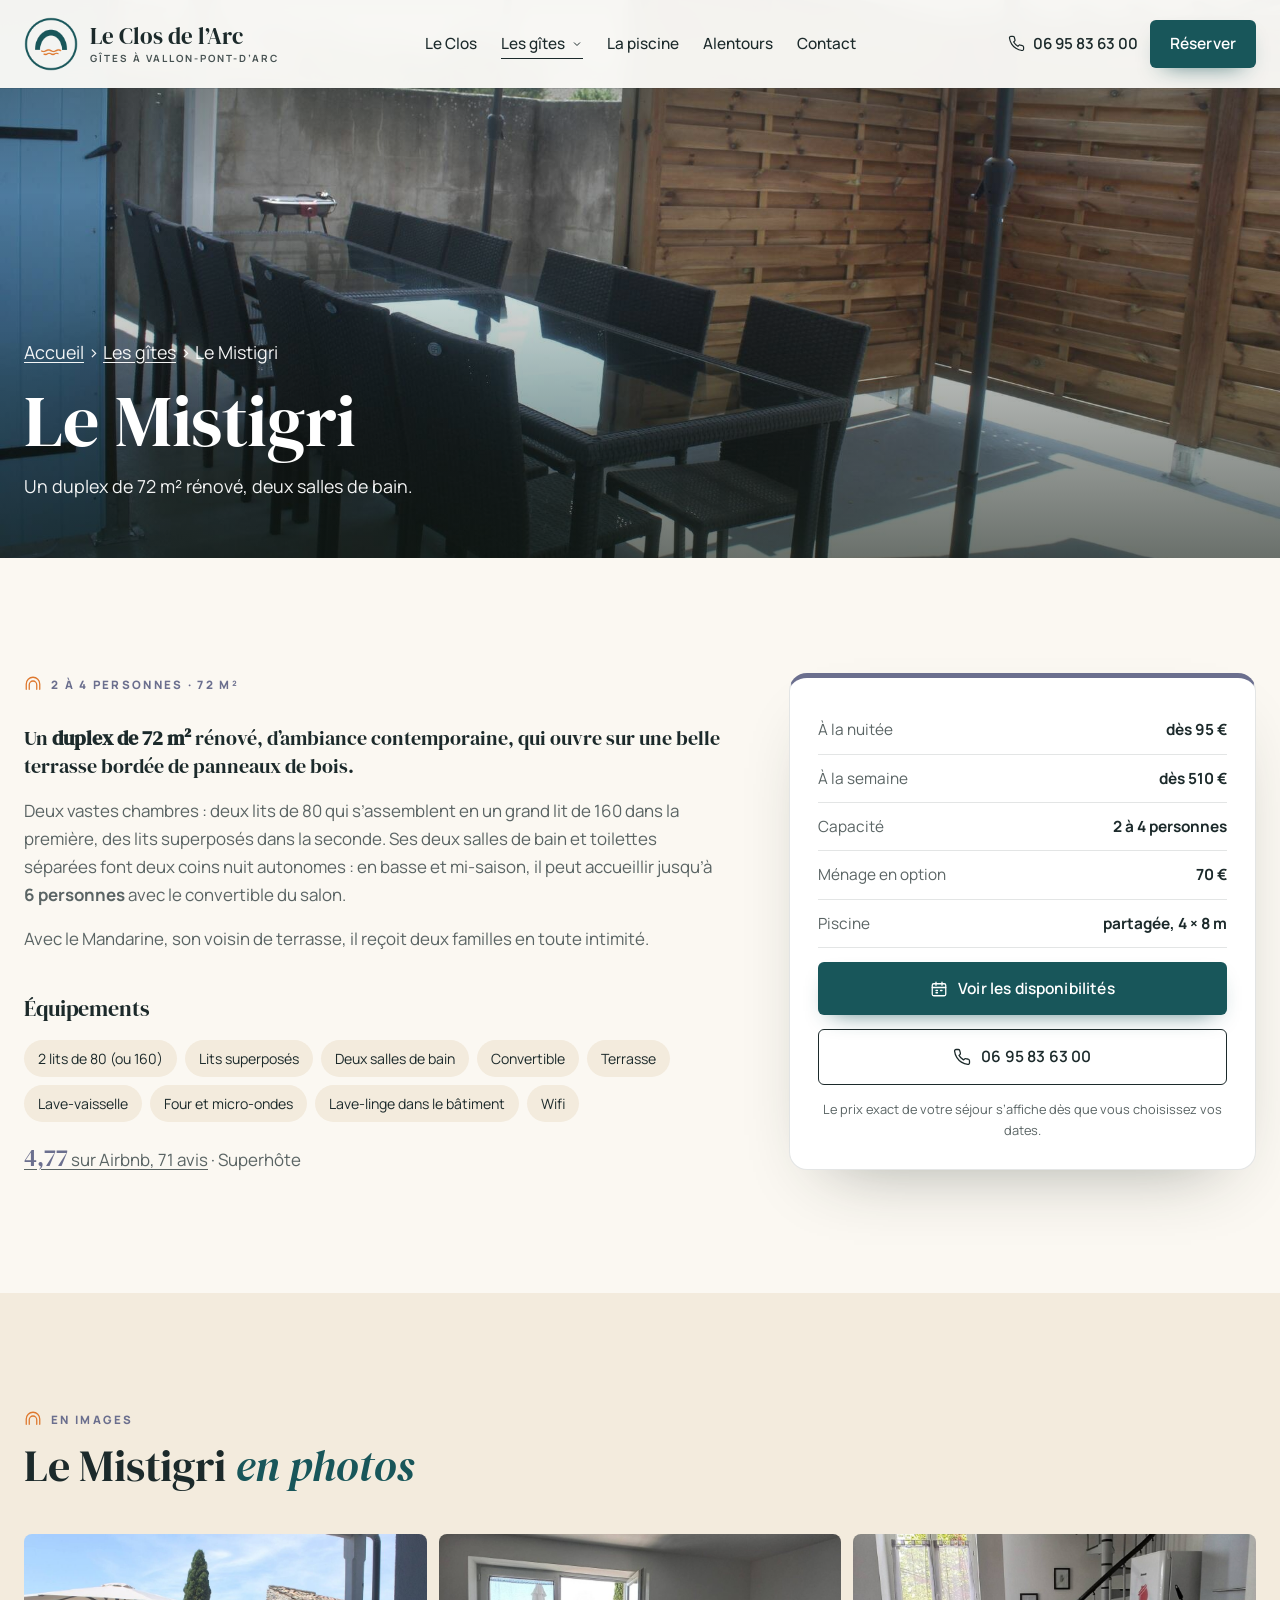
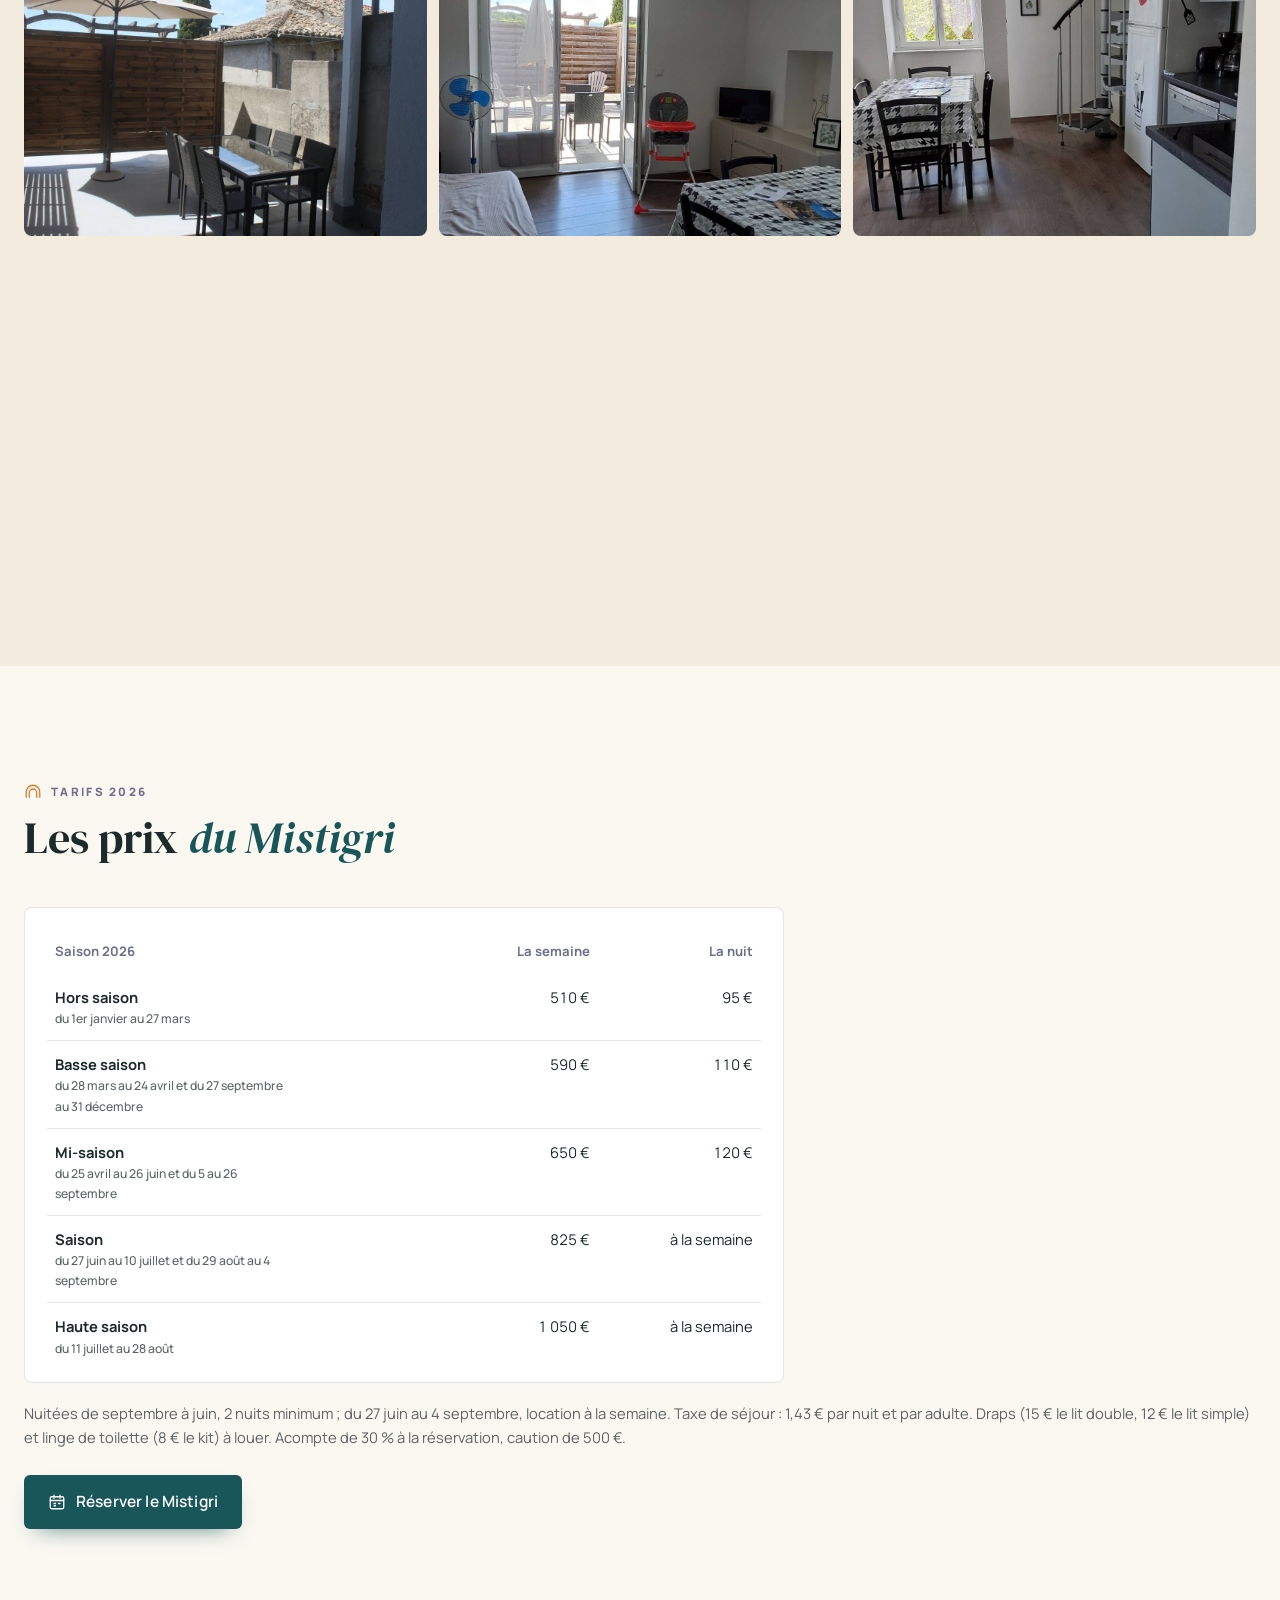
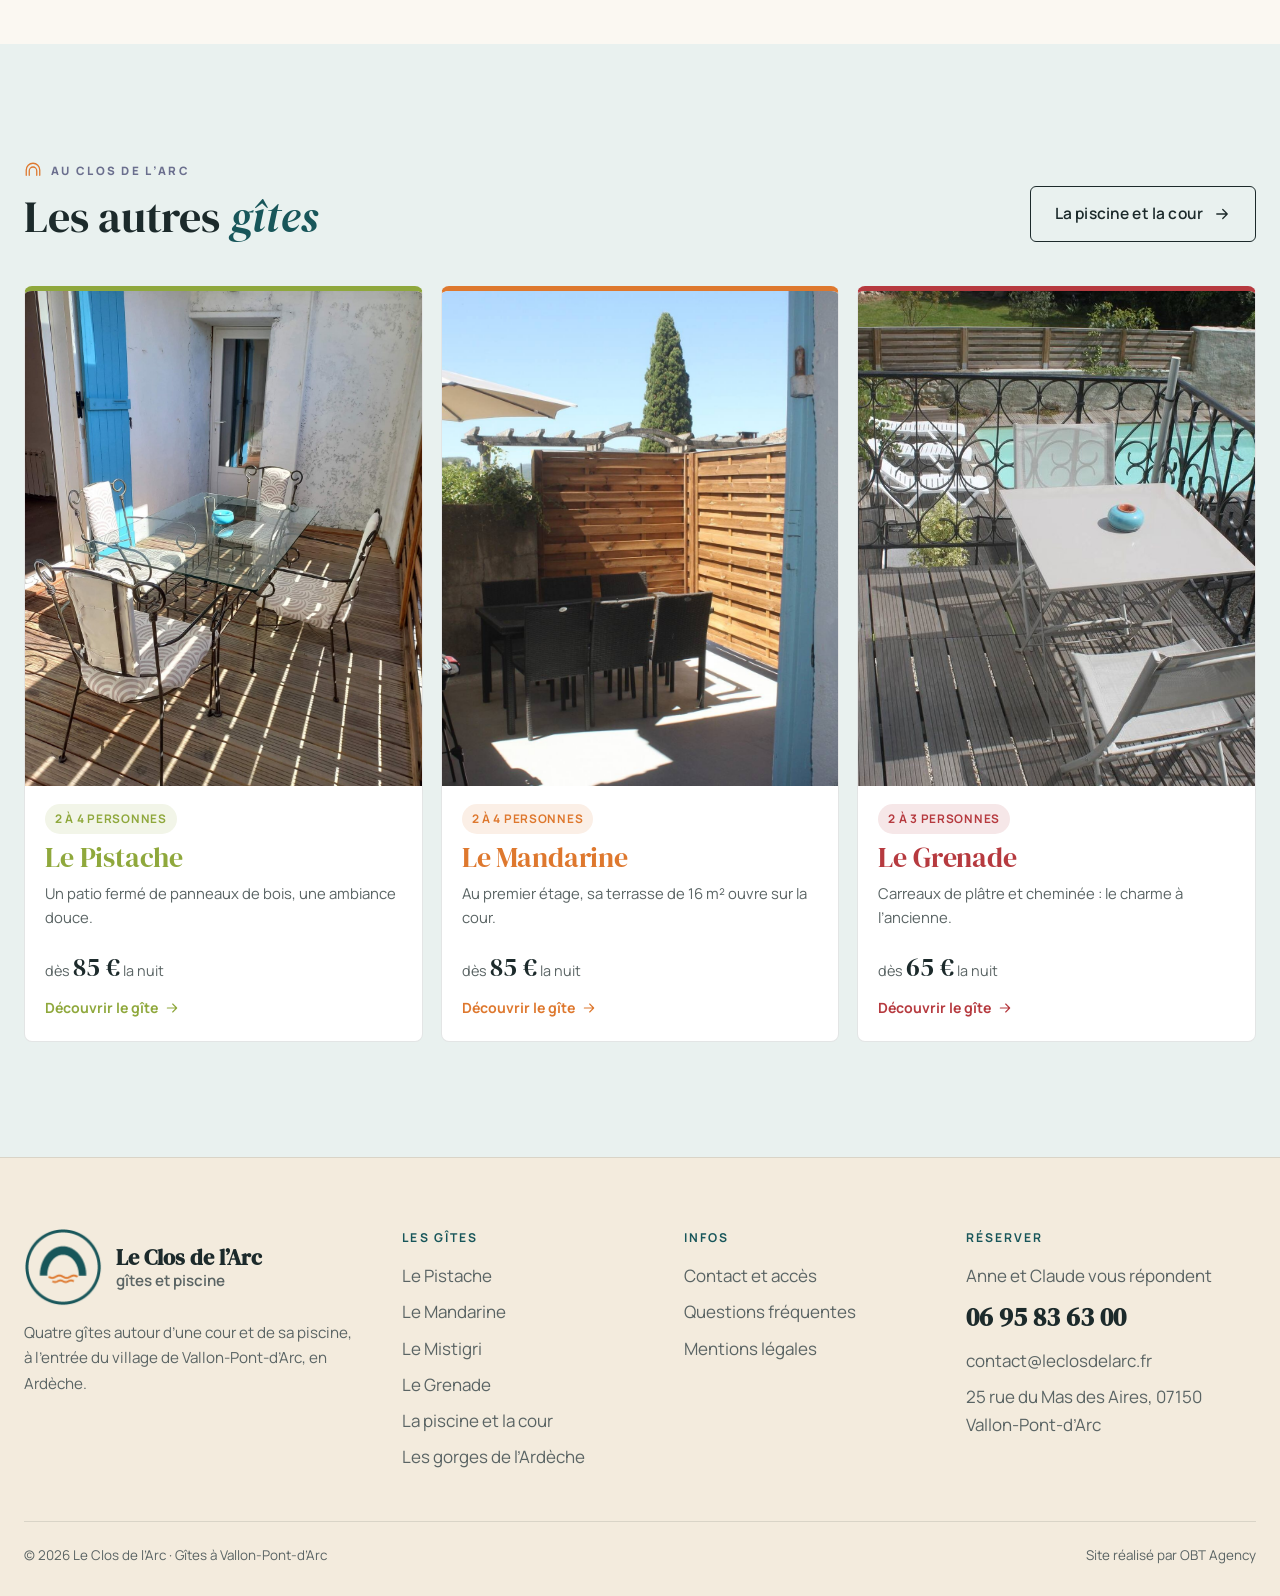
<file: gite-mistigri.html>
<!doctype html>
<html lang="fr">
<head>
<meta charset="utf-8">
<meta name="viewport" content="width=device-width, initial-scale=1">
<meta name="robots" content="noindex, nofollow">
<title>Le Mistigri · Le Clos de l’Arc, gîte à Vallon-Pont-d’Arc</title>
<meta name="description" content="Le Mistigri, gîte de 2 à 4 personnes au Clos de l’Arc à Vallon-Pont-d’Arc : piscine partagée, à 7 minutes du Pont d’Arc.">
<link rel="icon" href="images/logo-couleur.png">
<link rel="preconnect" href="https://fonts.googleapis.com">
<link rel="preconnect" href="https://fonts.gstatic.com" crossorigin>
<link href="https://fonts.googleapis.com/css2?family=DM+Serif+Display:ital@0;1&family=Manrope:wght@400;500;600;700;800&display=swap" rel="stylesheet">
<link rel="stylesheet" href="css/style.css">
</head>
<body data-page="gite">
<header class="entete toujours-plein">
  <div class="conteneur barre">
    <a class="logo" href="index.html" aria-label="Le Clos de l’Arc, accueil"><span class="monogramme"><img class="blanc" src="images/logo-blanc.png" alt="" width="640" height="640"><img class="sombre" src="images/logo-couleur.png" alt="" width="640" height="640"></span><span class="nom">Le Clos de l’Arc<small>Gîtes à Vallon-Pont-d’Arc</small></span></a>
    <ul class="menu">
      <li><a href="index.html#clos">Le Clos</a></li><li class="menu__gites"><a class="ouvrir actif" href="index.html#gites">Les gîtes <svg viewBox="0 0 24 24" fill="none" stroke="currentColor" stroke-width="2" aria-hidden="true"><path d="m6 9 6 6 6-6"/></svg></a><div class="sous-menu"><a href="gite-pistache.html"><img src="images/pistache/bandeau.jpg" alt="" loading="lazy" decoding="async"><span>Le Pistache<small>2 à 4 personnes · 40 m²</small></span></a><a href="gite-mandarine.html"><img src="images/mandarine/terrasse.jpg" alt="" loading="lazy" decoding="async"><span>Le Mandarine<small>2 à 4 personnes</small></span></a><a href="gite-mistigri.html" aria-current="page"><img src="images/mistigri/terrasse.jpg" alt="" loading="lazy" decoding="async"><span>Le Mistigri<small>2 à 4 personnes · 72 m²</small></span></a><a href="gite-grenade.html"><img src="images/grenade/bandeau.jpg" alt="" loading="lazy" decoding="async"><span>Le Grenade<small>2 à 3 personnes · 38 m²</small></span></a><a class="tous" href="index.html#gites">Les quatre gîtes et la piscine</a></div></li><li><a href="index.html#piscine">La piscine</a></li><li><a href="index.html#activites">Alentours</a></li><li><a href="index.html#contact">Contact</a></li>
    </ul>
    <div class="actions">
      <a class="tel-entete" href="tel:+33695836300"><svg viewBox="0 0 24 24" fill="none" stroke="currentColor" stroke-width="1.7" stroke-linecap="round" stroke-linejoin="round" aria-hidden="true"><path d="M22 16.9v3a2 2 0 0 1-2.2 2 19.8 19.8 0 0 1-8.6-3.1 19.5 19.5 0 0 1-6-6A19.8 19.8 0 0 1 2.1 4.2 2 2 0 0 1 4.1 2h3a2 2 0 0 1 2 1.7c.1 1 .4 1.9.7 2.8a2 2 0 0 1-.5 2.1L8 9.9a16 16 0 0 0 6 6l1.3-1.3a2 2 0 0 1 2.1-.4c.9.3 1.8.6 2.8.7a2 2 0 0 1 1.7 2z"/></svg><span>06 95 83 63 00</span></a>
      <a class="btn btn-plein" href="index.html#contact" data-obt-reserve>Réserver</a>
      <button class="burger" aria-label="Menu" aria-expanded="false"><span></span></button>
    </div>
  </div>
</header>
<main class="page-gite gite-mistigri">
<section class="bandeau">
  <img src="images/mistigri/terrasse.jpg" alt="Le Mistigri">
  <div class="conteneur">
    <p class="fil"><a href="index.html">Accueil</a> › <a href="index.html#gites">Les gîtes</a> › Le Mistigri</p>
    <h1>Le Mistigri</h1>
    <p>Un duplex de 72 m² rénové, deux salles de bain.</p>
  </div>
</section>

<section class="section">
  <div class="conteneur fiche">
    <div class="intro" data-reveal>
      <span class="surtitre"><svg viewBox="0 0 24 24" fill="none" stroke="currentColor" stroke-width="1.7" stroke-linecap="round" stroke-linejoin="round" aria-hidden="true"><path d="M3 19V12a9 9 0 0 1 18 0v7"/><path d="M7 19v-6a5 5 0 0 1 10 0v6"/></svg>2 à 4 personnes · 72 m²</span>
      <p class="chapo">Un <strong>duplex de 72 m²</strong> rénové, d’ambiance contemporaine, qui ouvre sur une belle terrasse bordée de panneaux de bois.</p>
      <p>Deux vastes chambres : deux lits de 80 qui s’assemblent en un grand lit de 160 dans la première, des lits superposés dans la seconde. Ses deux salles de bain et toilettes séparées font deux coins nuit autonomes : en basse et mi-saison, il peut accueillir jusqu’à <strong>6 personnes</strong> avec le convertible du salon.</p><p>Avec le Mandarine, son voisin de terrasse, il reçoit deux familles en toute intimité.</p>
      <h3 class="titre-equip">Équipements</h3>
      <div class="equipements"><span>2 lits de 80 (ou 160)</span><span>Lits superposés</span><span>Deux salles de bain</span><span>Convertible</span><span>Terrasse</span><span>Lave-vaisselle</span><span>Four et micro-ondes</span><span>Lave-linge dans le bâtiment</span><span>Wifi</span></div>
      <p class="note-airbnb"><a href="https://www.airbnb.fr/rooms/11401384" target="_blank" rel="noopener"><strong>4,77</strong> sur Airbnb, 71 avis</a> · Superhôte</p>
    </div>
    <aside class="encart" data-reveal>
      <div class="ligne"><span>À la nuitée</span><strong>dès 95 €</strong></div>
      <div class="ligne"><span>À la semaine</span><strong>dès 510 €</strong></div>
      <div class="ligne"><span>Capacité</span><strong>2 à 4 personnes</strong></div>
      <div class="ligne"><span>Ménage en option</span><strong>70 €</strong></div>
      <div class="ligne"><span>Piscine</span><strong>partagée, 4 × 8 m</strong></div>
      <a class="btn btn-plein" href="#contact" data-obt-reserve="mistigri"><svg viewBox="0 0 24 24" fill="none" stroke="currentColor" stroke-width="1.7" stroke-linecap="round" stroke-linejoin="round" aria-hidden="true"><rect x="3" y="5" width="18" height="16" rx="2"/><path d="M3 10h18M8 3v4M16 3v4M8 14h2M14 14h2M8 17h2"/></svg> Voir les disponibilités</a>
      <a class="btn btn-contour" href="tel:+33695836300"><svg viewBox="0 0 24 24" fill="none" stroke="currentColor" stroke-width="1.7" stroke-linecap="round" stroke-linejoin="round" aria-hidden="true"><path d="M22 16.9v3a2 2 0 0 1-2.2 2 19.8 19.8 0 0 1-8.6-3.1 19.5 19.5 0 0 1-6-6A19.8 19.8 0 0 1 2.1 4.2 2 2 0 0 1 4.1 2h3a2 2 0 0 1 2 1.7c.1 1 .4 1.9.7 2.8a2 2 0 0 1-.5 2.1L8 9.9a16 16 0 0 0 6 6l1.3-1.3a2 2 0 0 1 2.1-.4c.9.3 1.8.6 2.8.7a2 2 0 0 1 1.7 2z"/></svg> 06 95 83 63 00</a>
      <p class="petit-encart">Le prix exact de votre séjour s’affiche dès que vous choisissez vos dates.</p>
    </aside>
  </div>
</section>

<section class="section creme">
  <div class="conteneur">
    <div class="entete-section"><div><span class="surtitre"><svg viewBox="0 0 24 24" fill="none" stroke="currentColor" stroke-width="1.7" stroke-linecap="round" stroke-linejoin="round" aria-hidden="true"><path d="M3 19V12a9 9 0 0 1 18 0v7"/><path d="M7 19v-6a5 5 0 0 1 10 0v6"/></svg>En images</span><h2>Le Mistigri <em class="it">en photos</em></h2></div></div>
    <div class="galerie-gite" data-reveal><button data-galerie="images/mistigri/terrasse-parasol.jpg" data-legende="La terrasse bordée de bois" aria-label="Agrandir : La terrasse bordée de bois"><img src="images/mistigri/terrasse-parasol.jpg" alt="La terrasse bordée de bois" loading="lazy" decoding="async"></button><button data-galerie="images/mistigri/sejour.jpg" data-legende="Le séjour" aria-label="Agrandir : Le séjour"><img src="images/mistigri/sejour.jpg" alt="Le séjour" loading="lazy" decoding="async"></button><button data-galerie="images/mistigri/cuisine.jpg" data-legende="La cuisine et l’escalier du duplex" aria-label="Agrandir : La cuisine et l’escalier du duplex"><img src="images/mistigri/cuisine.jpg" alt="La cuisine et l’escalier du duplex" loading="lazy" decoding="async"></button><button data-galerie="images/mistigri/chambre.jpg" data-legende="La chambre aux deux lits de 80" aria-label="Agrandir : La chambre aux deux lits de 80"><img src="images/mistigri/chambre.jpg" alt="La chambre aux deux lits de 80" loading="lazy" decoding="async"></button><button data-galerie="images/mistigri/lits-superposes.jpg" data-legende="La chambre aux lits superposés" aria-label="Agrandir : La chambre aux lits superposés"><img src="images/mistigri/lits-superposes.jpg" alt="La chambre aux lits superposés" loading="lazy" decoding="async"></button><button data-galerie="images/mistigri/salle-de-bain.jpg" data-legende="Une des deux salles de bain" aria-label="Agrandir : Une des deux salles de bain"><img src="images/mistigri/salle-de-bain.jpg" alt="Une des deux salles de bain" loading="lazy" decoding="async"></button></div>
  </div>
</section>

<section class="section" id="tarifs">
  <div class="conteneur">
    <div class="entete-section"><div><span class="surtitre"><svg viewBox="0 0 24 24" fill="none" stroke="currentColor" stroke-width="1.7" stroke-linecap="round" stroke-linejoin="round" aria-hidden="true"><path d="M3 19V12a9 9 0 0 1 18 0v7"/><path d="M7 19v-6a5 5 0 0 1 10 0v6"/></svg>Tarifs 2026</span><h2>Les prix <em class="it">du Mistigri</em></h2></div></div>
    <div class="tableau tableau-gite" data-reveal><div class="defile"><table><thead><tr><th scope="col">Saison 2026</th><th scope="col">La semaine</th><th scope="col">La nuit</th></tr></thead><tbody><tr><th scope="row">Hors saison<small>du 1er janvier au 27 mars</small></th><td>510 €</td><td>95 €</td></tr><tr><th scope="row">Basse saison<small>du 28 mars au 24 avril et du 27 septembre au 31 décembre</small></th><td>590 €</td><td>110 €</td></tr><tr><th scope="row">Mi-saison<small>du 25 avril au 26 juin et du 5 au 26 septembre</small></th><td>650 €</td><td>120 €</td></tr><tr><th scope="row">Saison<small>du 27 juin au 10 juillet et du 29 août au 4 septembre</small></th><td>825 €</td><td>à la semaine</td></tr><tr><th scope="row">Haute saison<small>du 11 juillet au 28 août</small></th><td>1 050 €</td><td>à la semaine</td></tr></tbody></table></div></div>
    <p class="note-prix">Nuitées de septembre à juin, 2 nuits minimum ; du 27 juin au 4 septembre, location à la semaine. Taxe de séjour : 1,43 € par nuit et par adulte. Draps (15 € le lit double, 12 € le lit simple) et linge de toilette (8 € le kit) à louer. Acompte de 30 % à la réservation, caution de 500&nbsp;€.</p>
    <div class="boutons centre-boutons"><a class="btn btn-plein" href="#contact" data-obt-reserve="mistigri"><svg viewBox="0 0 24 24" fill="none" stroke="currentColor" stroke-width="1.7" stroke-linecap="round" stroke-linejoin="round" aria-hidden="true"><rect x="3" y="5" width="18" height="16" rx="2"/><path d="M3 10h18M8 3v4M16 3v4M8 14h2M14 14h2M8 17h2"/></svg> Réserver le Mistigri</a></div>
  </div>
</section>

<section class="section glacier">
  <div class="conteneur">
    <div class="entete-section"><div><span class="surtitre"><svg viewBox="0 0 24 24" fill="none" stroke="currentColor" stroke-width="1.7" stroke-linecap="round" stroke-linejoin="round" aria-hidden="true"><path d="M3 19V12a9 9 0 0 1 18 0v7"/><path d="M7 19v-6a5 5 0 0 1 10 0v6"/></svg>Au Clos de l’Arc</span><h2>Les autres <em class="it">gîtes</em></h2></div><div class="boutons"><a class="btn btn-contour" href="index.html#piscine">La piscine et la cour <svg viewBox="0 0 24 24" fill="none" stroke="currentColor" stroke-width="1.7" stroke-linecap="round" stroke-linejoin="round" aria-hidden="true"><path d="M5 12h14M13 6l6 6-6 6"/></svg></a></div></div>
    <div class="gites trois"><a class="gite gite-pistache" href="gite-pistache.html"><img src="images/pistache/terrasse.jpg" alt="Le Pistache" loading="lazy" decoding="async"><div class="txt"><span class="pastille">2 à 4 personnes</span><h3>Le Pistache</h3><p>Un patio fermé de panneaux de bois, une ambiance douce.</p><span class="prix-carte">dès <strong>85 €</strong> la nuit</span><span class="voir">Découvrir le gîte <svg viewBox="0 0 24 24" fill="none" stroke="currentColor" stroke-width="1.7" stroke-linecap="round" stroke-linejoin="round" aria-hidden="true"><path d="M5 12h14M13 6l6 6-6 6"/></svg></span></div></a><a class="gite gite-mandarine" href="gite-mandarine.html"><img src="images/mandarine/terrasse.jpg" alt="Le Mandarine" loading="lazy" decoding="async"><div class="txt"><span class="pastille">2 à 4 personnes</span><h3>Le Mandarine</h3><p>Au premier étage, sa terrasse de 16 m² ouvre sur la cour.</p><span class="prix-carte">dès <strong>85 €</strong> la nuit</span><span class="voir">Découvrir le gîte <svg viewBox="0 0 24 24" fill="none" stroke="currentColor" stroke-width="1.7" stroke-linecap="round" stroke-linejoin="round" aria-hidden="true"><path d="M5 12h14M13 6l6 6-6 6"/></svg></span></div></a><a class="gite gite-grenade" href="gite-grenade.html"><img src="images/grenade/balcon-terrasse.jpg" alt="Le Grenade" loading="lazy" decoding="async"><div class="txt"><span class="pastille">2 à 3 personnes</span><h3>Le Grenade</h3><p>Carreaux de plâtre et cheminée : le charme à l’ancienne.</p><span class="prix-carte">dès <strong>65 €</strong> la nuit</span><span class="voir">Découvrir le gîte <svg viewBox="0 0 24 24" fill="none" stroke="currentColor" stroke-width="1.7" stroke-linecap="round" stroke-linejoin="round" aria-hidden="true"><path d="M5 12h14M13 6l6 6-6 6"/></svg></span></div></a></div>
  </div>
</section>
</main>
<footer class="pied">
  <div class="conteneur">
    <div class="grille">
      <div>
        <a class="logo-pied" href="index.html"><img src="images/logo-couleur.png" alt="Le Clos de l’Arc" width="640" height="640"><span>Le Clos de l’Arc<em>gîtes et piscine</em></span></a>
        <p>Quatre gîtes autour d’une cour et de sa piscine, à l’entrée du village de Vallon-Pont-d’Arc, en Ardèche.</p>
      </div>
      <div><h4>Les gîtes</h4><ul><li><a href="gite-pistache.html">Le Pistache</a></li><li><a href="gite-mandarine.html">Le Mandarine</a></li><li><a href="gite-mistigri.html">Le Mistigri</a></li><li><a href="gite-grenade.html">Le Grenade</a></li><li><a href="index.html#piscine">La piscine et la cour</a></li><li><a href="index.html#activites">Les gorges de l’Ardèche</a></li></ul></div>
      <div><h4>Infos</h4><ul><li><a href="index.html#contact">Contact et accès</a></li><li><a href="index.html#questions">Questions fréquentes</a></li><li><a href="mentions-legales.html">Mentions légales</a></li></ul></div>
      <div><h4>Réserver</h4><ul><li>Anne et Claude vous répondent<a class="tel-pied" href="tel:+33695836300">06 95 83 63 00</a></li><li><a href="mailto:contact@leclosdelarc.fr">contact@leclosdelarc.fr</a></li><li>25 rue du Mas des Aires, 07150 Vallon-Pont-d’Arc</li></ul></div>
    </div>
    <div class="bas"><span>© 2026 Le Clos de l’Arc · Gîtes à Vallon-Pont-d’Arc</span><span>Site réalisé par OBT Agency</span></div>
  </div>
</footer>
<nav class="barre-mobile" aria-label="Contact rapide">
  <a class="appeler" href="tel:+33695836300"><svg viewBox="0 0 24 24" fill="none" stroke="currentColor" stroke-width="1.7" stroke-linecap="round" stroke-linejoin="round" aria-hidden="true"><path d="M22 16.9v3a2 2 0 0 1-2.2 2 19.8 19.8 0 0 1-8.6-3.1 19.5 19.5 0 0 1-6-6A19.8 19.8 0 0 1 2.1 4.2 2 2 0 0 1 4.1 2h3a2 2 0 0 1 2 1.7c.1 1 .4 1.9.7 2.8a2 2 0 0 1-.5 2.1L8 9.9a16 16 0 0 0 6 6l1.3-1.3a2 2 0 0 1 2.1-.4c.9.3 1.8.6 2.8.7a2 2 0 0 1 1.7 2z"/></svg> Appeler</a>
  <a href="index.html#contact" data-obt-reserve><svg viewBox="0 0 24 24" fill="none" stroke="currentColor" stroke-width="1.7" stroke-linecap="round" stroke-linejoin="round" aria-hidden="true"><rect x="3" y="5" width="18" height="16" rx="2"/><path d="M3 10h18M8 3v4M16 3v4M8 14h2M14 14h2M8 17h2"/></svg> Réserver</a>
</nav>
<script src="js/site.js"></script>
<div data-obt-booking data-obt-key="demo-clos-de-l-arc" data-obt-api="https://demo-clos-de-l-arc.obt.invalid" data-obt-form-key="demo" data-obt-form-endpoint="https://demo-clos-de-l-arc.obt.invalid/envoi" data-obt-subject="Demande de réservation au Clos de l’Arc"></div>
<script src="js/obt-demo.js"></script>
<script src="https://obt-gestion.com/blocks/obt-booking.js" defer></script>
</body>
</html>
</file>
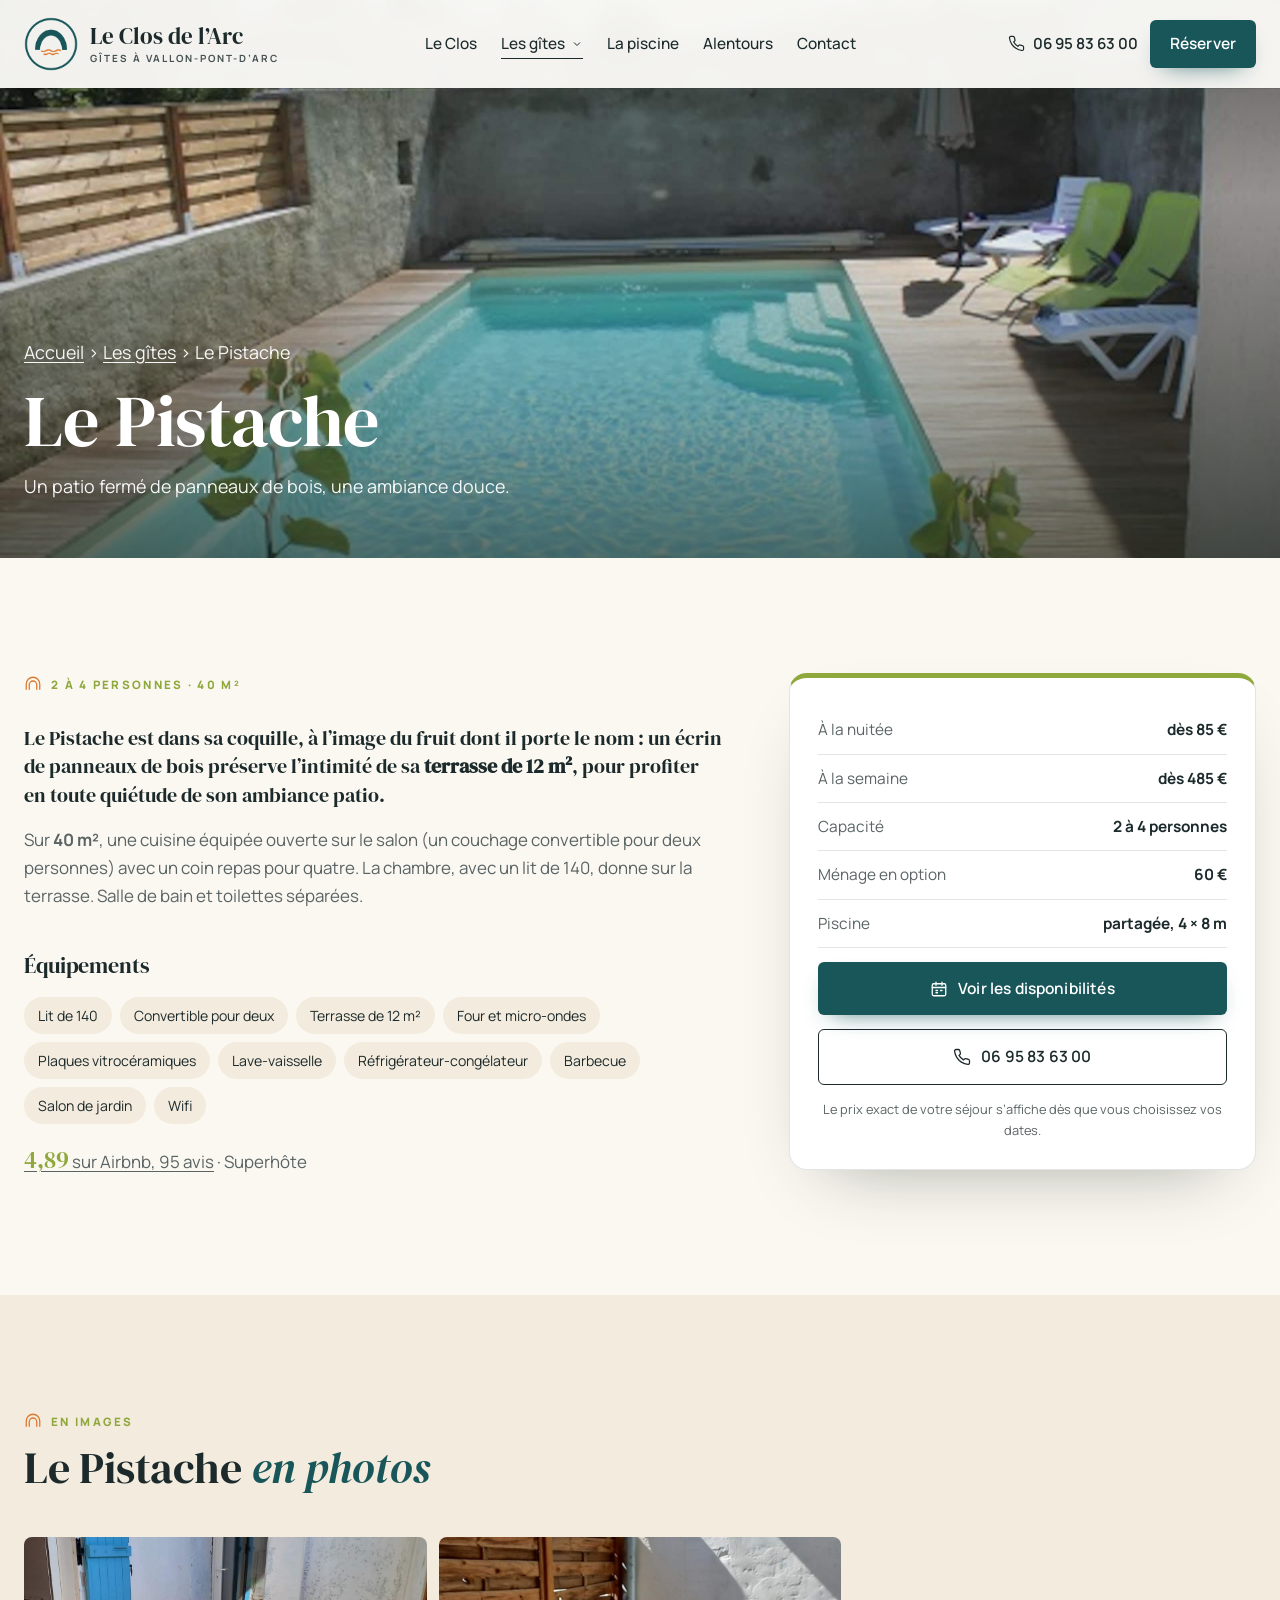
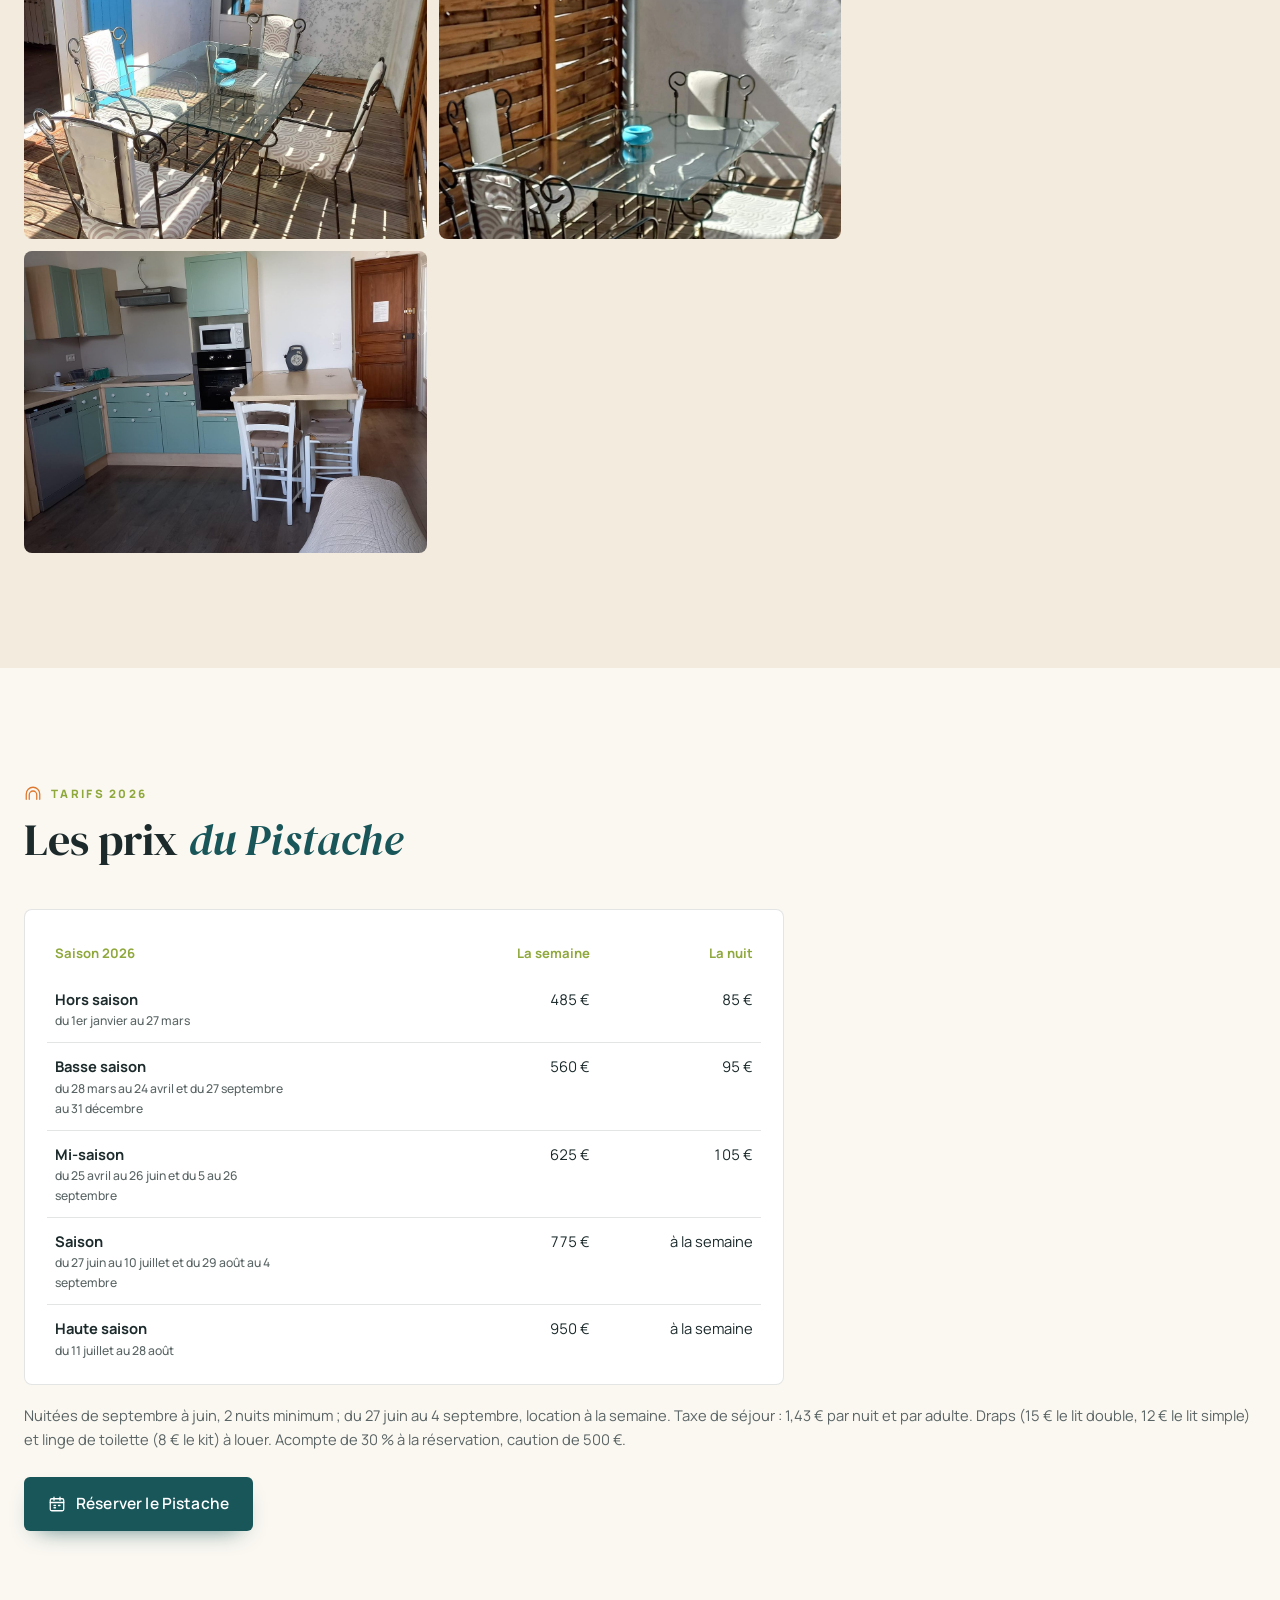
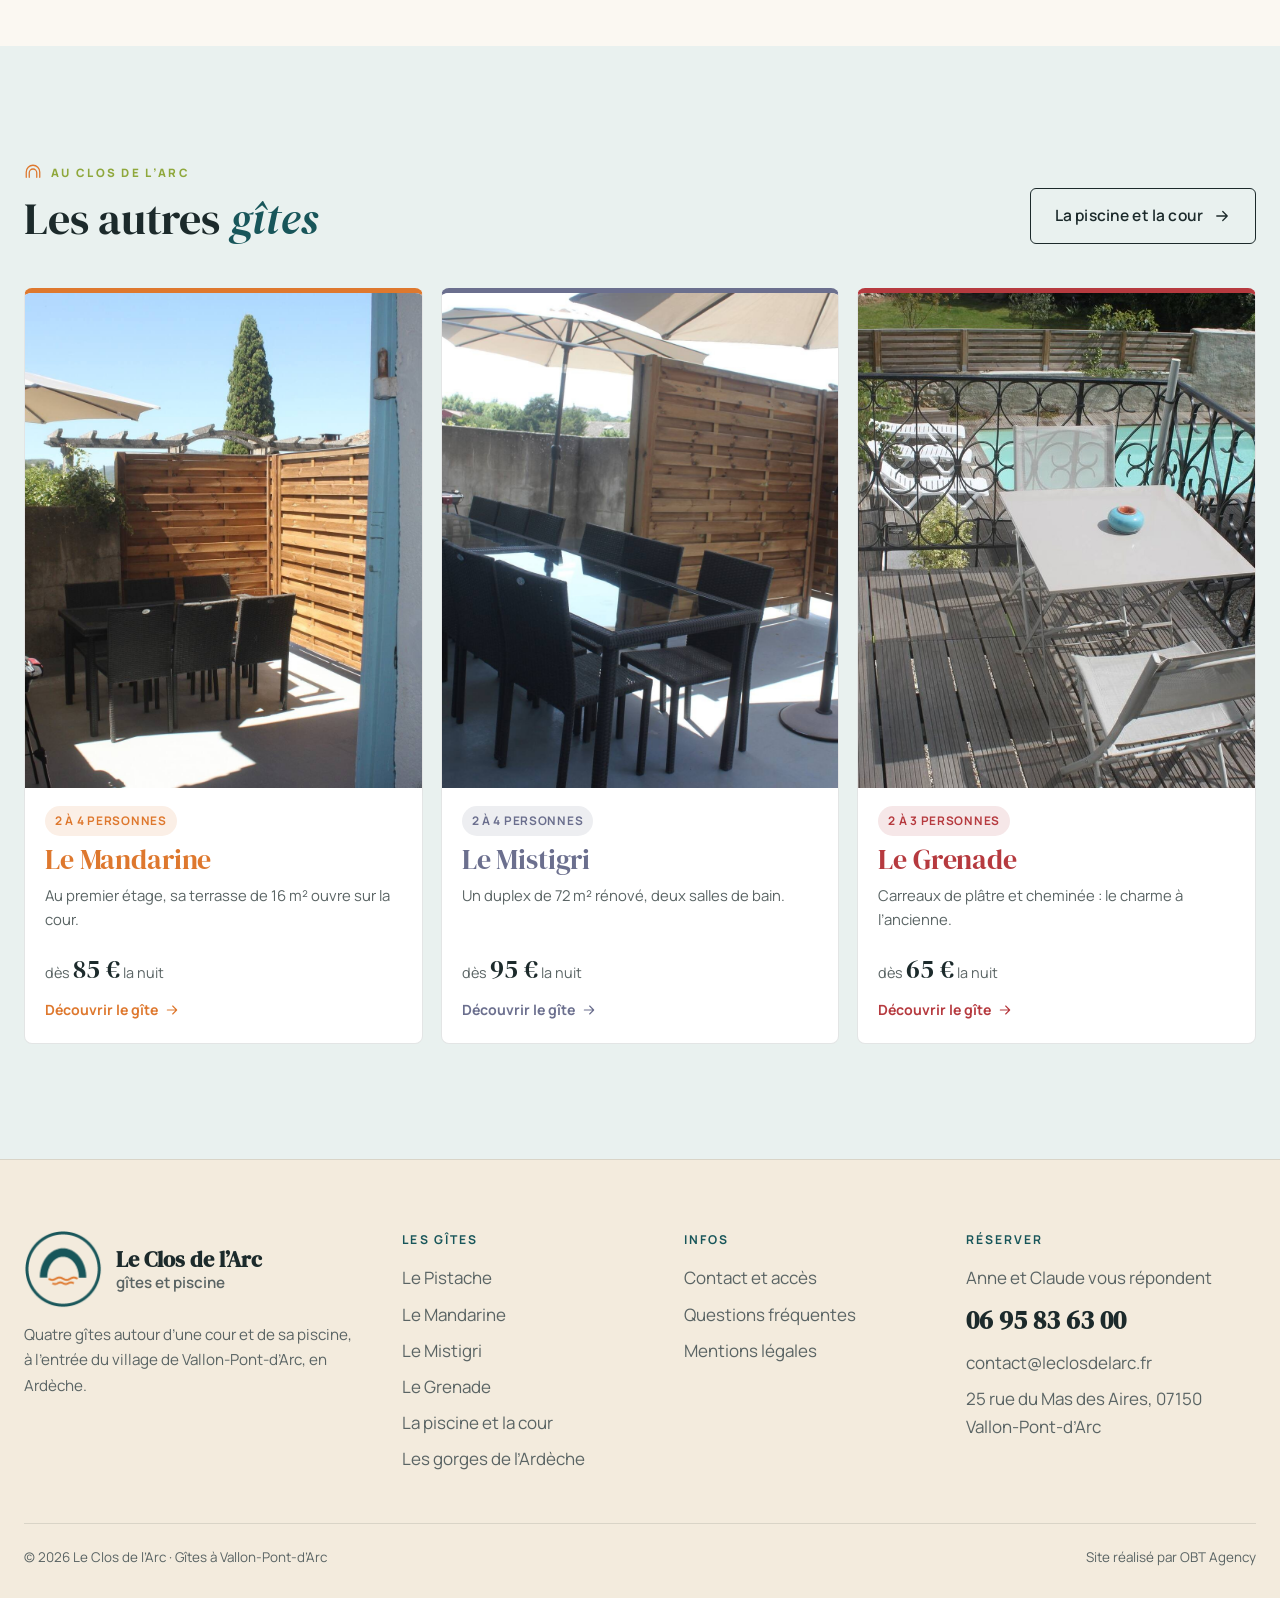
<file: gite-pistache.html>
<!doctype html>
<html lang="fr">
<head>
<meta charset="utf-8">
<meta name="viewport" content="width=device-width, initial-scale=1">
<meta name="robots" content="noindex, nofollow">
<title>Le Pistache · Le Clos de l’Arc, gîte à Vallon-Pont-d’Arc</title>
<meta name="description" content="Le Pistache, gîte de 2 à 4 personnes au Clos de l’Arc à Vallon-Pont-d’Arc : piscine partagée, à 7 minutes du Pont d’Arc.">
<link rel="icon" href="images/logo-couleur.png">
<link rel="preconnect" href="https://fonts.googleapis.com">
<link rel="preconnect" href="https://fonts.gstatic.com" crossorigin>
<link href="https://fonts.googleapis.com/css2?family=DM+Serif+Display:ital@0;1&family=Manrope:wght@400;500;600;700;800&display=swap" rel="stylesheet">
<link rel="stylesheet" href="css/style.css">
</head>
<body data-page="gite">
<header class="entete toujours-plein">
  <div class="conteneur barre">
    <a class="logo" href="index.html" aria-label="Le Clos de l’Arc, accueil"><span class="monogramme"><img class="blanc" src="images/logo-blanc.png" alt="" width="640" height="640"><img class="sombre" src="images/logo-couleur.png" alt="" width="640" height="640"></span><span class="nom">Le Clos de l’Arc<small>Gîtes à Vallon-Pont-d’Arc</small></span></a>
    <ul class="menu">
      <li><a href="index.html#clos">Le Clos</a></li><li class="menu__gites"><a class="ouvrir actif" href="index.html#gites">Les gîtes <svg viewBox="0 0 24 24" fill="none" stroke="currentColor" stroke-width="2" aria-hidden="true"><path d="m6 9 6 6 6-6"/></svg></a><div class="sous-menu"><a href="gite-pistache.html" aria-current="page"><img src="images/pistache/bandeau.jpg" alt="" loading="lazy" decoding="async"><span>Le Pistache<small>2 à 4 personnes · 40 m²</small></span></a><a href="gite-mandarine.html"><img src="images/mandarine/terrasse.jpg" alt="" loading="lazy" decoding="async"><span>Le Mandarine<small>2 à 4 personnes</small></span></a><a href="gite-mistigri.html"><img src="images/mistigri/terrasse.jpg" alt="" loading="lazy" decoding="async"><span>Le Mistigri<small>2 à 4 personnes · 72 m²</small></span></a><a href="gite-grenade.html"><img src="images/grenade/bandeau.jpg" alt="" loading="lazy" decoding="async"><span>Le Grenade<small>2 à 3 personnes · 38 m²</small></span></a><a class="tous" href="index.html#gites">Les quatre gîtes et la piscine</a></div></li><li><a href="index.html#piscine">La piscine</a></li><li><a href="index.html#activites">Alentours</a></li><li><a href="index.html#contact">Contact</a></li>
    </ul>
    <div class="actions">
      <a class="tel-entete" href="tel:+33695836300"><svg viewBox="0 0 24 24" fill="none" stroke="currentColor" stroke-width="1.7" stroke-linecap="round" stroke-linejoin="round" aria-hidden="true"><path d="M22 16.9v3a2 2 0 0 1-2.2 2 19.8 19.8 0 0 1-8.6-3.1 19.5 19.5 0 0 1-6-6A19.8 19.8 0 0 1 2.1 4.2 2 2 0 0 1 4.1 2h3a2 2 0 0 1 2 1.7c.1 1 .4 1.9.7 2.8a2 2 0 0 1-.5 2.1L8 9.9a16 16 0 0 0 6 6l1.3-1.3a2 2 0 0 1 2.1-.4c.9.3 1.8.6 2.8.7a2 2 0 0 1 1.7 2z"/></svg><span>06 95 83 63 00</span></a>
      <a class="btn btn-plein" href="index.html#contact" data-obt-reserve>Réserver</a>
      <button class="burger" aria-label="Menu" aria-expanded="false"><span></span></button>
    </div>
  </div>
</header>
<main class="page-gite gite-pistache">
<section class="bandeau">
  <img src="images/pistache/bandeau.jpg" alt="Le Pistache">
  <div class="conteneur">
    <p class="fil"><a href="index.html">Accueil</a> › <a href="index.html#gites">Les gîtes</a> › Le Pistache</p>
    <h1>Le Pistache</h1>
    <p>Un patio fermé de panneaux de bois, une ambiance douce.</p>
  </div>
</section>

<section class="section">
  <div class="conteneur fiche">
    <div class="intro" data-reveal>
      <span class="surtitre"><svg viewBox="0 0 24 24" fill="none" stroke="currentColor" stroke-width="1.7" stroke-linecap="round" stroke-linejoin="round" aria-hidden="true"><path d="M3 19V12a9 9 0 0 1 18 0v7"/><path d="M7 19v-6a5 5 0 0 1 10 0v6"/></svg>2 à 4 personnes · 40 m²</span>
      <p class="chapo">Le Pistache est dans sa coquille, à l’image du fruit dont il porte le nom : un écrin de panneaux de bois préserve l’intimité de sa <strong>terrasse de 12 m²</strong>, pour profiter en toute quiétude de son ambiance patio.</p>
      <p>Sur <strong>40 m²</strong>, une cuisine équipée ouverte sur le salon (un couchage convertible pour deux personnes) avec un coin repas pour quatre. La chambre, avec un lit de 140, donne sur la terrasse. Salle de bain et toilettes séparées.</p>
      <h3 class="titre-equip">Équipements</h3>
      <div class="equipements"><span>Lit de 140</span><span>Convertible pour deux</span><span>Terrasse de 12 m²</span><span>Four et micro-ondes</span><span>Plaques vitrocéramiques</span><span>Lave-vaisselle</span><span>Réfrigérateur-congélateur</span><span>Barbecue</span><span>Salon de jardin</span><span>Wifi</span></div>
      <p class="note-airbnb"><a href="https://www.airbnb.fr/rooms/11426264" target="_blank" rel="noopener"><strong>4,89</strong> sur Airbnb, 95 avis</a> · Superhôte</p>
    </div>
    <aside class="encart" data-reveal>
      <div class="ligne"><span>À la nuitée</span><strong>dès 85 €</strong></div>
      <div class="ligne"><span>À la semaine</span><strong>dès 485 €</strong></div>
      <div class="ligne"><span>Capacité</span><strong>2 à 4 personnes</strong></div>
      <div class="ligne"><span>Ménage en option</span><strong>60 €</strong></div>
      <div class="ligne"><span>Piscine</span><strong>partagée, 4 × 8 m</strong></div>
      <a class="btn btn-plein" href="#contact" data-obt-reserve="pistache"><svg viewBox="0 0 24 24" fill="none" stroke="currentColor" stroke-width="1.7" stroke-linecap="round" stroke-linejoin="round" aria-hidden="true"><rect x="3" y="5" width="18" height="16" rx="2"/><path d="M3 10h18M8 3v4M16 3v4M8 14h2M14 14h2M8 17h2"/></svg> Voir les disponibilités</a>
      <a class="btn btn-contour" href="tel:+33695836300"><svg viewBox="0 0 24 24" fill="none" stroke="currentColor" stroke-width="1.7" stroke-linecap="round" stroke-linejoin="round" aria-hidden="true"><path d="M22 16.9v3a2 2 0 0 1-2.2 2 19.8 19.8 0 0 1-8.6-3.1 19.5 19.5 0 0 1-6-6A19.8 19.8 0 0 1 2.1 4.2 2 2 0 0 1 4.1 2h3a2 2 0 0 1 2 1.7c.1 1 .4 1.9.7 2.8a2 2 0 0 1-.5 2.1L8 9.9a16 16 0 0 0 6 6l1.3-1.3a2 2 0 0 1 2.1-.4c.9.3 1.8.6 2.8.7a2 2 0 0 1 1.7 2z"/></svg> 06 95 83 63 00</a>
      <p class="petit-encart">Le prix exact de votre séjour s’affiche dès que vous choisissez vos dates.</p>
    </aside>
  </div>
</section>

<section class="section creme">
  <div class="conteneur">
    <div class="entete-section"><div><span class="surtitre"><svg viewBox="0 0 24 24" fill="none" stroke="currentColor" stroke-width="1.7" stroke-linecap="round" stroke-linejoin="round" aria-hidden="true"><path d="M3 19V12a9 9 0 0 1 18 0v7"/><path d="M7 19v-6a5 5 0 0 1 10 0v6"/></svg>En images</span><h2>Le Pistache <em class="it">en photos</em></h2></div></div>
    <div class="galerie-gite" data-reveal><button data-galerie="images/pistache/terrasse.jpg" data-legende="La terrasse patio" aria-label="Agrandir : La terrasse patio"><img src="images/pistache/terrasse.jpg" alt="La terrasse patio" loading="lazy" decoding="async"></button><button data-galerie="images/pistache/terrasse-2.jpg" data-legende="Le patio et ses panneaux de bois" aria-label="Agrandir : Le patio et ses panneaux de bois"><img src="images/pistache/terrasse-2.jpg" alt="Le patio et ses panneaux de bois" loading="lazy" decoding="async"></button><button data-galerie="images/pistache/sejour.jpg" data-legende="Le séjour" aria-label="Agrandir : Le séjour"><img src="images/pistache/sejour.jpg" alt="Le séjour" loading="lazy" decoding="async"></button><button data-galerie="images/pistache/cuisine.jpg" data-legende="La cuisine ouverte" aria-label="Agrandir : La cuisine ouverte"><img src="images/pistache/cuisine.jpg" alt="La cuisine ouverte" loading="lazy" decoding="async"></button><button data-galerie="images/pistache/chambre.jpg" data-legende="La chambre au lit de 140" aria-label="Agrandir : La chambre au lit de 140"><img src="images/pistache/chambre.jpg" alt="La chambre au lit de 140" loading="lazy" decoding="async"></button><button data-galerie="images/pistache/salle-de-bain.jpg" data-legende="La salle de bain" aria-label="Agrandir : La salle de bain"><img src="images/pistache/salle-de-bain.jpg" alt="La salle de bain" loading="lazy" decoding="async"></button></div>
  </div>
</section>

<section class="section" id="tarifs">
  <div class="conteneur">
    <div class="entete-section"><div><span class="surtitre"><svg viewBox="0 0 24 24" fill="none" stroke="currentColor" stroke-width="1.7" stroke-linecap="round" stroke-linejoin="round" aria-hidden="true"><path d="M3 19V12a9 9 0 0 1 18 0v7"/><path d="M7 19v-6a5 5 0 0 1 10 0v6"/></svg>Tarifs 2026</span><h2>Les prix <em class="it">du Pistache</em></h2></div></div>
    <div class="tableau tableau-gite" data-reveal><div class="defile"><table><thead><tr><th scope="col">Saison 2026</th><th scope="col">La semaine</th><th scope="col">La nuit</th></tr></thead><tbody><tr><th scope="row">Hors saison<small>du 1er janvier au 27 mars</small></th><td>485 €</td><td>85 €</td></tr><tr><th scope="row">Basse saison<small>du 28 mars au 24 avril et du 27 septembre au 31 décembre</small></th><td>560 €</td><td>95 €</td></tr><tr><th scope="row">Mi-saison<small>du 25 avril au 26 juin et du 5 au 26 septembre</small></th><td>625 €</td><td>105 €</td></tr><tr><th scope="row">Saison<small>du 27 juin au 10 juillet et du 29 août au 4 septembre</small></th><td>775 €</td><td>à la semaine</td></tr><tr><th scope="row">Haute saison<small>du 11 juillet au 28 août</small></th><td>950 €</td><td>à la semaine</td></tr></tbody></table></div></div>
    <p class="note-prix">Nuitées de septembre à juin, 2 nuits minimum ; du 27 juin au 4 septembre, location à la semaine. Taxe de séjour : 1,43 € par nuit et par adulte. Draps (15 € le lit double, 12 € le lit simple) et linge de toilette (8 € le kit) à louer. Acompte de 30 % à la réservation, caution de 500&nbsp;€.</p>
    <div class="boutons centre-boutons"><a class="btn btn-plein" href="#contact" data-obt-reserve="pistache"><svg viewBox="0 0 24 24" fill="none" stroke="currentColor" stroke-width="1.7" stroke-linecap="round" stroke-linejoin="round" aria-hidden="true"><rect x="3" y="5" width="18" height="16" rx="2"/><path d="M3 10h18M8 3v4M16 3v4M8 14h2M14 14h2M8 17h2"/></svg> Réserver le Pistache</a></div>
  </div>
</section>

<section class="section glacier">
  <div class="conteneur">
    <div class="entete-section"><div><span class="surtitre"><svg viewBox="0 0 24 24" fill="none" stroke="currentColor" stroke-width="1.7" stroke-linecap="round" stroke-linejoin="round" aria-hidden="true"><path d="M3 19V12a9 9 0 0 1 18 0v7"/><path d="M7 19v-6a5 5 0 0 1 10 0v6"/></svg>Au Clos de l’Arc</span><h2>Les autres <em class="it">gîtes</em></h2></div><div class="boutons"><a class="btn btn-contour" href="index.html#piscine">La piscine et la cour <svg viewBox="0 0 24 24" fill="none" stroke="currentColor" stroke-width="1.7" stroke-linecap="round" stroke-linejoin="round" aria-hidden="true"><path d="M5 12h14M13 6l6 6-6 6"/></svg></a></div></div>
    <div class="gites trois"><a class="gite gite-mandarine" href="gite-mandarine.html"><img src="images/mandarine/terrasse.jpg" alt="Le Mandarine" loading="lazy" decoding="async"><div class="txt"><span class="pastille">2 à 4 personnes</span><h3>Le Mandarine</h3><p>Au premier étage, sa terrasse de 16 m² ouvre sur la cour.</p><span class="prix-carte">dès <strong>85 €</strong> la nuit</span><span class="voir">Découvrir le gîte <svg viewBox="0 0 24 24" fill="none" stroke="currentColor" stroke-width="1.7" stroke-linecap="round" stroke-linejoin="round" aria-hidden="true"><path d="M5 12h14M13 6l6 6-6 6"/></svg></span></div></a><a class="gite gite-mistigri" href="gite-mistigri.html"><img src="images/mistigri/terrasse.jpg" alt="Le Mistigri" loading="lazy" decoding="async"><div class="txt"><span class="pastille">2 à 4 personnes</span><h3>Le Mistigri</h3><p>Un duplex de 72 m² rénové, deux salles de bain.</p><span class="prix-carte">dès <strong>95 €</strong> la nuit</span><span class="voir">Découvrir le gîte <svg viewBox="0 0 24 24" fill="none" stroke="currentColor" stroke-width="1.7" stroke-linecap="round" stroke-linejoin="round" aria-hidden="true"><path d="M5 12h14M13 6l6 6-6 6"/></svg></span></div></a><a class="gite gite-grenade" href="gite-grenade.html"><img src="images/grenade/balcon-terrasse.jpg" alt="Le Grenade" loading="lazy" decoding="async"><div class="txt"><span class="pastille">2 à 3 personnes</span><h3>Le Grenade</h3><p>Carreaux de plâtre et cheminée : le charme à l’ancienne.</p><span class="prix-carte">dès <strong>65 €</strong> la nuit</span><span class="voir">Découvrir le gîte <svg viewBox="0 0 24 24" fill="none" stroke="currentColor" stroke-width="1.7" stroke-linecap="round" stroke-linejoin="round" aria-hidden="true"><path d="M5 12h14M13 6l6 6-6 6"/></svg></span></div></a></div>
  </div>
</section>
</main>
<footer class="pied">
  <div class="conteneur">
    <div class="grille">
      <div>
        <a class="logo-pied" href="index.html"><img src="images/logo-couleur.png" alt="Le Clos de l’Arc" width="640" height="640"><span>Le Clos de l’Arc<em>gîtes et piscine</em></span></a>
        <p>Quatre gîtes autour d’une cour et de sa piscine, à l’entrée du village de Vallon-Pont-d’Arc, en Ardèche.</p>
      </div>
      <div><h4>Les gîtes</h4><ul><li><a href="gite-pistache.html">Le Pistache</a></li><li><a href="gite-mandarine.html">Le Mandarine</a></li><li><a href="gite-mistigri.html">Le Mistigri</a></li><li><a href="gite-grenade.html">Le Grenade</a></li><li><a href="index.html#piscine">La piscine et la cour</a></li><li><a href="index.html#activites">Les gorges de l’Ardèche</a></li></ul></div>
      <div><h4>Infos</h4><ul><li><a href="index.html#contact">Contact et accès</a></li><li><a href="index.html#questions">Questions fréquentes</a></li><li><a href="mentions-legales.html">Mentions légales</a></li></ul></div>
      <div><h4>Réserver</h4><ul><li>Anne et Claude vous répondent<a class="tel-pied" href="tel:+33695836300">06 95 83 63 00</a></li><li><a href="mailto:contact@leclosdelarc.fr">contact@leclosdelarc.fr</a></li><li>25 rue du Mas des Aires, 07150 Vallon-Pont-d’Arc</li></ul></div>
    </div>
    <div class="bas"><span>© 2026 Le Clos de l’Arc · Gîtes à Vallon-Pont-d’Arc</span><span>Site réalisé par OBT Agency</span></div>
  </div>
</footer>
<nav class="barre-mobile" aria-label="Contact rapide">
  <a class="appeler" href="tel:+33695836300"><svg viewBox="0 0 24 24" fill="none" stroke="currentColor" stroke-width="1.7" stroke-linecap="round" stroke-linejoin="round" aria-hidden="true"><path d="M22 16.9v3a2 2 0 0 1-2.2 2 19.8 19.8 0 0 1-8.6-3.1 19.5 19.5 0 0 1-6-6A19.8 19.8 0 0 1 2.1 4.2 2 2 0 0 1 4.1 2h3a2 2 0 0 1 2 1.7c.1 1 .4 1.9.7 2.8a2 2 0 0 1-.5 2.1L8 9.9a16 16 0 0 0 6 6l1.3-1.3a2 2 0 0 1 2.1-.4c.9.3 1.8.6 2.8.7a2 2 0 0 1 1.7 2z"/></svg> Appeler</a>
  <a href="index.html#contact" data-obt-reserve><svg viewBox="0 0 24 24" fill="none" stroke="currentColor" stroke-width="1.7" stroke-linecap="round" stroke-linejoin="round" aria-hidden="true"><rect x="3" y="5" width="18" height="16" rx="2"/><path d="M3 10h18M8 3v4M16 3v4M8 14h2M14 14h2M8 17h2"/></svg> Réserver</a>
</nav>
<script src="js/site.js"></script>
<div data-obt-booking data-obt-key="demo-clos-de-l-arc" data-obt-api="https://demo-clos-de-l-arc.obt.invalid" data-obt-form-key="demo" data-obt-form-endpoint="https://demo-clos-de-l-arc.obt.invalid/envoi" data-obt-subject="Demande de réservation au Clos de l’Arc"></div>
<script src="js/obt-demo.js"></script>
<script src="https://obt-gestion.com/blocks/obt-booking.js" defer></script>
</body>
</html>
</file>
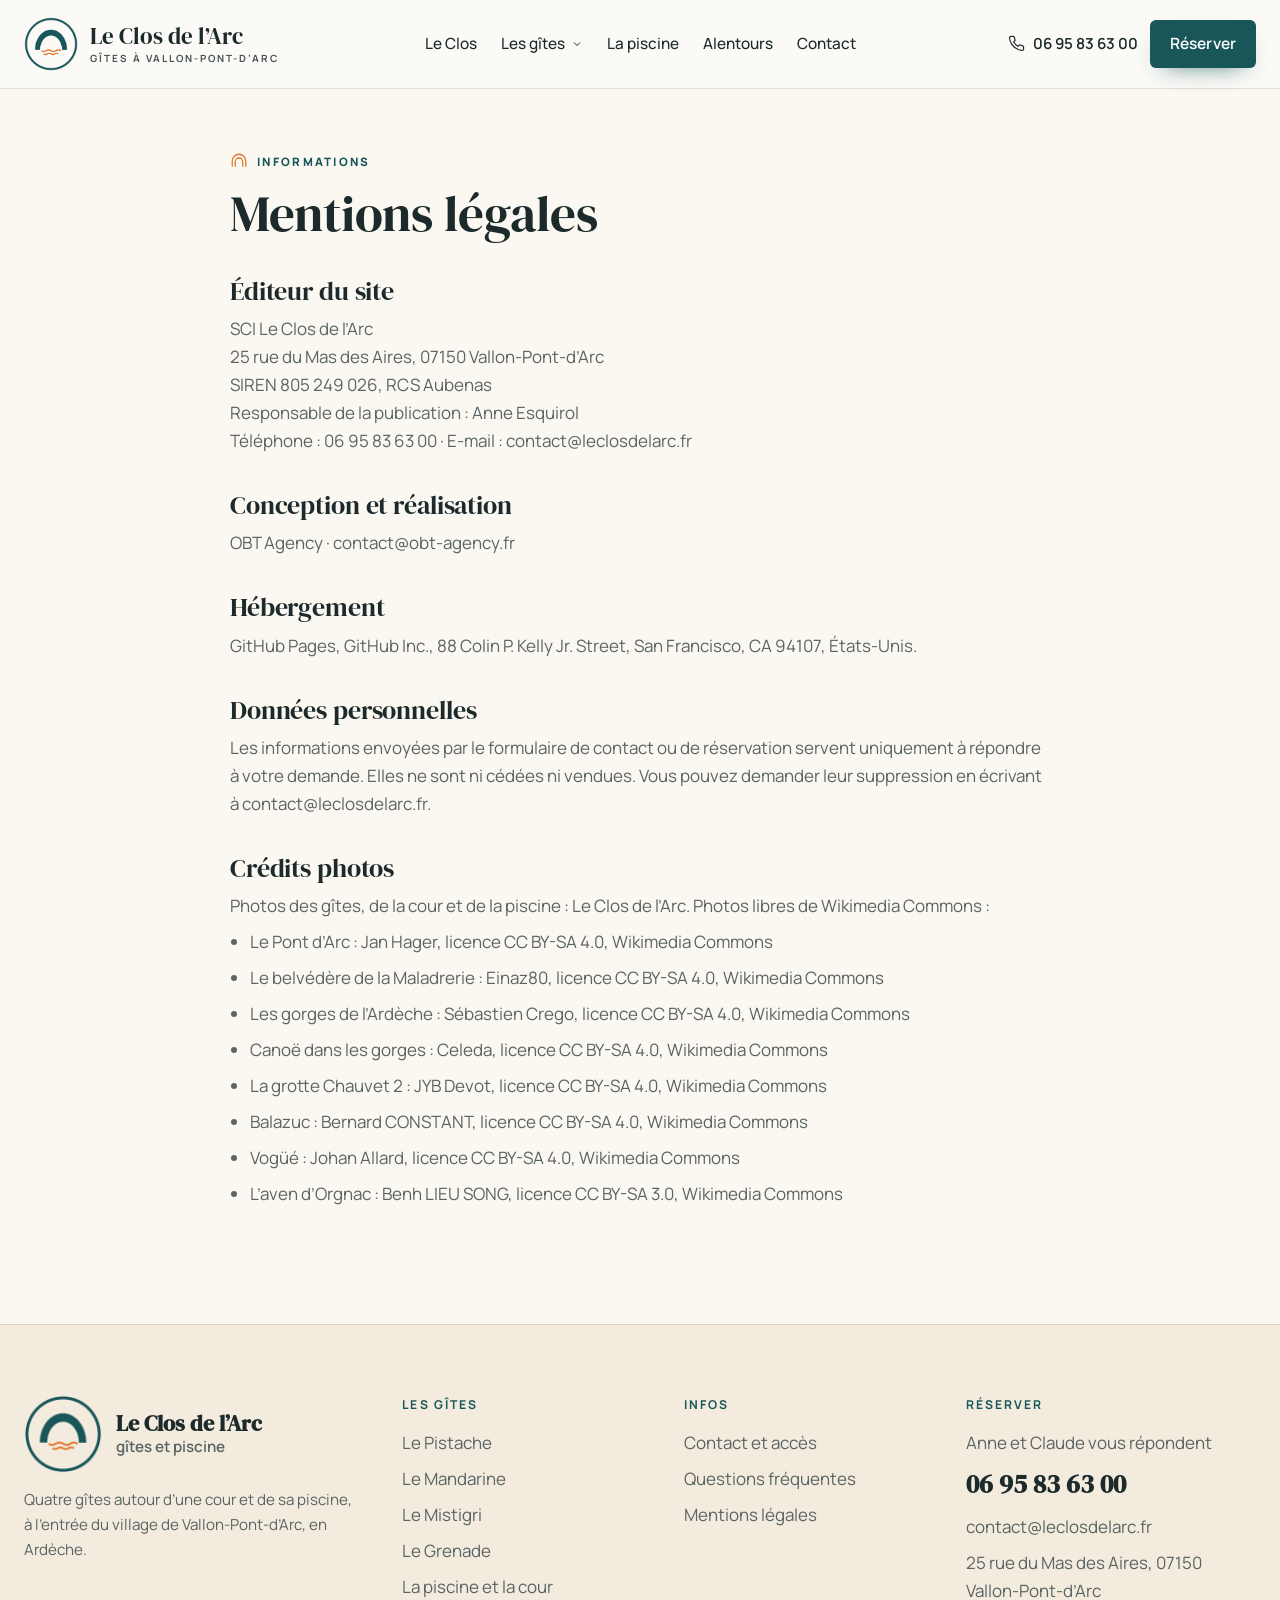
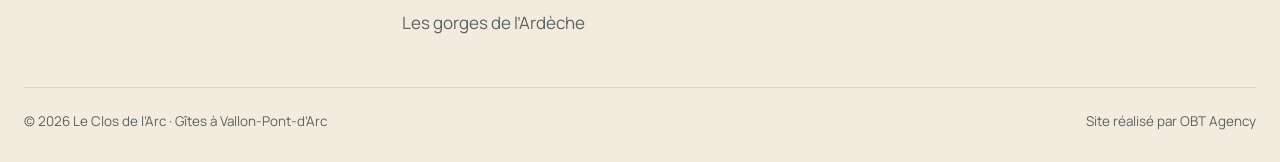
<file: mentions-legales.html>
<!doctype html>
<html lang="fr">
<head>
<meta charset="utf-8">
<meta name="viewport" content="width=device-width, initial-scale=1">
<meta name="robots" content="noindex, nofollow">
<title>Mentions légales · Le Clos de l’Arc</title>
<meta name="description" content="Mentions légales du site du Clos de l’Arc, gîtes avec piscine à Vallon-Pont-d’Arc.">
<link rel="icon" href="images/logo-couleur.png">
<link rel="preconnect" href="https://fonts.googleapis.com">
<link rel="preconnect" href="https://fonts.gstatic.com" crossorigin>
<link href="https://fonts.googleapis.com/css2?family=DM+Serif+Display:ital@0;1&family=Manrope:wght@400;500;600;700;800&display=swap" rel="stylesheet">
<link rel="stylesheet" href="css/style.css">
</head>
<body data-page="mentions">
<header class="entete toujours-plein">
  <div class="conteneur barre">
    <a class="logo" href="index.html" aria-label="Le Clos de l’Arc, accueil"><span class="monogramme"><img class="blanc" src="images/logo-blanc.png" alt="" width="640" height="640"><img class="sombre" src="images/logo-couleur.png" alt="" width="640" height="640"></span><span class="nom">Le Clos de l’Arc<small>Gîtes à Vallon-Pont-d’Arc</small></span></a>
    <ul class="menu">
      <li><a href="index.html#clos">Le Clos</a></li><li class="menu__gites"><a class="ouvrir" href="index.html#gites">Les gîtes <svg viewBox="0 0 24 24" fill="none" stroke="currentColor" stroke-width="2" aria-hidden="true"><path d="m6 9 6 6 6-6"/></svg></a><div class="sous-menu"><a href="gite-pistache.html"><img src="images/pistache/bandeau.jpg" alt="" loading="lazy" decoding="async"><span>Le Pistache<small>2 à 4 personnes · 40 m²</small></span></a><a href="gite-mandarine.html"><img src="images/mandarine/terrasse.jpg" alt="" loading="lazy" decoding="async"><span>Le Mandarine<small>2 à 4 personnes</small></span></a><a href="gite-mistigri.html"><img src="images/mistigri/terrasse.jpg" alt="" loading="lazy" decoding="async"><span>Le Mistigri<small>2 à 4 personnes · 72 m²</small></span></a><a href="gite-grenade.html"><img src="images/grenade/bandeau.jpg" alt="" loading="lazy" decoding="async"><span>Le Grenade<small>2 à 3 personnes · 38 m²</small></span></a><a class="tous" href="index.html#gites">Les quatre gîtes et la piscine</a></div></li><li><a href="index.html#piscine">La piscine</a></li><li><a href="index.html#activites">Alentours</a></li><li><a href="index.html#contact">Contact</a></li>
    </ul>
    <div class="actions">
      <a class="tel-entete" href="tel:+33695836300"><svg viewBox="0 0 24 24" fill="none" stroke="currentColor" stroke-width="1.7" stroke-linecap="round" stroke-linejoin="round" aria-hidden="true"><path d="M22 16.9v3a2 2 0 0 1-2.2 2 19.8 19.8 0 0 1-8.6-3.1 19.5 19.5 0 0 1-6-6A19.8 19.8 0 0 1 2.1 4.2 2 2 0 0 1 4.1 2h3a2 2 0 0 1 2 1.7c.1 1 .4 1.9.7 2.8a2 2 0 0 1-.5 2.1L8 9.9a16 16 0 0 0 6 6l1.3-1.3a2 2 0 0 1 2.1-.4c.9.3 1.8.6 2.8.7a2 2 0 0 1 1.7 2z"/></svg><span>06 95 83 63 00</span></a>
      <a class="btn btn-plein" href="index.html#contact" data-obt-reserve>Réserver</a>
      <button class="burger" aria-label="Menu" aria-expanded="false"><span></span></button>
    </div>
  </div>
</header>
<main>
<section class="section haut-page">
  <div class="conteneur texte-legal">
    <span class="surtitre"><svg viewBox="0 0 24 24" fill="none" stroke="currentColor" stroke-width="1.7" stroke-linecap="round" stroke-linejoin="round" aria-hidden="true"><path d="M3 19V12a9 9 0 0 1 18 0v7"/><path d="M7 19v-6a5 5 0 0 1 10 0v6"/></svg>Informations</span>
    <h1>Mentions légales</h1>
    <h2>Éditeur du site</h2>
    <p>SCI Le Clos de l’Arc<br>25 rue du Mas des Aires, 07150 Vallon-Pont-d’Arc<br>SIREN 805 249 026, RCS Aubenas<br>Responsable de la publication : Anne Esquirol<br>Téléphone : <a href="tel:+33695836300">06 95 83 63 00</a> · E-mail : <a href="mailto:contact@leclosdelarc.fr">contact@leclosdelarc.fr</a></p>
    <h2>Conception et réalisation</h2>
    <p>OBT Agency · <a href="mailto:contact@obt-agency.fr">contact@obt-agency.fr</a></p>
    <h2>Hébergement</h2>
    <p>GitHub Pages, GitHub Inc., 88 Colin P. Kelly Jr. Street, San Francisco, CA 94107, États-Unis.</p>
    <h2>Données personnelles</h2>
    <p>Les informations envoyées par le formulaire de contact ou de réservation servent uniquement à répondre à votre demande. Elles ne sont ni cédées ni vendues. Vous pouvez demander leur suppression en écrivant à contact@leclosdelarc.fr.</p>
    <h2 id="credits">Crédits photos</h2>
    <p>Photos des gîtes, de la cour et de la piscine : Le Clos de l’Arc. Photos libres de Wikimedia Commons :</p>
    <ul><li>Le Pont d’Arc : Jan Hager, licence CC BY-SA 4.0, <a href="https://commons.wikimedia.org/wiki/File:Pont_d%27Arc_HDR.jpg" target="_blank" rel="noopener">Wikimedia Commons</a></li><li>Le belvédère de la Maladrerie : Einaz80, licence CC BY-SA 4.0, <a href="https://commons.wikimedia.org/wiki/File:Belvedere_de_la_Maladrerie.jpg" target="_blank" rel="noopener">Wikimedia Commons</a></li><li>Les gorges de l’Ardèche : Sébastien Crego, licence CC BY-SA 4.0, <a href="https://commons.wikimedia.org/wiki/File:Gorges_de_l%27Ard%C3%A8che_-_Belv%C3%A9d%C3%A8re_du_Serre_de_Tourre.jpg" target="_blank" rel="noopener">Wikimedia Commons</a></li><li>Canoë dans les gorges : Celeda, licence CC BY-SA 4.0, <a href="https://commons.wikimedia.org/wiki/File:Cano%C3%AB_en_bas_des_Gorges_de_l%27Ard%C3%A8che.jpg" target="_blank" rel="noopener">Wikimedia Commons</a></li><li>La grotte Chauvet 2 : JYB Devot, licence CC BY-SA 4.0, <a href="https://commons.wikimedia.org/wiki/File:Caverne_du_Pont_d_Arc_P1010144mod.jpg" target="_blank" rel="noopener">Wikimedia Commons</a></li><li>Balazuc : Bernard CONSTANT, licence CC BY-SA 4.0, <a href="https://commons.wikimedia.org/wiki/File:Balazuc_(Ard%C3%A8che)_village_et_%C3%A9glise_romane.jpg" target="_blank" rel="noopener">Wikimedia Commons</a></li><li>Vogüé : Johan Allard, licence CC BY-SA 4.0, <a href="https://commons.wikimedia.org/wiki/File:10_ARA_-_Ard%C3%A8che_-_Vog%C3%BC%C3%A9_(2007-04-11_12-31-33).jpg" target="_blank" rel="noopener">Wikimedia Commons</a></li><li>L’aven d’Orgnac : Benh LIEU SONG, licence CC BY-SA 3.0, <a href="https://commons.wikimedia.org/wiki/File:Aven_Orgnac_salle_sup.jpeg" target="_blank" rel="noopener">Wikimedia Commons</a></li></ul>
  </div>
</section>
</main>
<footer class="pied">
  <div class="conteneur">
    <div class="grille">
      <div>
        <a class="logo-pied" href="index.html"><img src="images/logo-couleur.png" alt="Le Clos de l’Arc" width="640" height="640"><span>Le Clos de l’Arc<em>gîtes et piscine</em></span></a>
        <p>Quatre gîtes autour d’une cour et de sa piscine, à l’entrée du village de Vallon-Pont-d’Arc, en Ardèche.</p>
      </div>
      <div><h4>Les gîtes</h4><ul><li><a href="gite-pistache.html">Le Pistache</a></li><li><a href="gite-mandarine.html">Le Mandarine</a></li><li><a href="gite-mistigri.html">Le Mistigri</a></li><li><a href="gite-grenade.html">Le Grenade</a></li><li><a href="index.html#piscine">La piscine et la cour</a></li><li><a href="index.html#activites">Les gorges de l’Ardèche</a></li></ul></div>
      <div><h4>Infos</h4><ul><li><a href="index.html#contact">Contact et accès</a></li><li><a href="index.html#questions">Questions fréquentes</a></li><li><a href="mentions-legales.html">Mentions légales</a></li></ul></div>
      <div><h4>Réserver</h4><ul><li>Anne et Claude vous répondent<a class="tel-pied" href="tel:+33695836300">06 95 83 63 00</a></li><li><a href="mailto:contact@leclosdelarc.fr">contact@leclosdelarc.fr</a></li><li>25 rue du Mas des Aires, 07150 Vallon-Pont-d’Arc</li></ul></div>
    </div>
    <div class="bas"><span>© 2026 Le Clos de l’Arc · Gîtes à Vallon-Pont-d’Arc</span><span>Site réalisé par OBT Agency</span></div>
  </div>
</footer>
<nav class="barre-mobile" aria-label="Contact rapide">
  <a class="appeler" href="tel:+33695836300"><svg viewBox="0 0 24 24" fill="none" stroke="currentColor" stroke-width="1.7" stroke-linecap="round" stroke-linejoin="round" aria-hidden="true"><path d="M22 16.9v3a2 2 0 0 1-2.2 2 19.8 19.8 0 0 1-8.6-3.1 19.5 19.5 0 0 1-6-6A19.8 19.8 0 0 1 2.1 4.2 2 2 0 0 1 4.1 2h3a2 2 0 0 1 2 1.7c.1 1 .4 1.9.7 2.8a2 2 0 0 1-.5 2.1L8 9.9a16 16 0 0 0 6 6l1.3-1.3a2 2 0 0 1 2.1-.4c.9.3 1.8.6 2.8.7a2 2 0 0 1 1.7 2z"/></svg> Appeler</a>
  <a href="index.html#contact" data-obt-reserve><svg viewBox="0 0 24 24" fill="none" stroke="currentColor" stroke-width="1.7" stroke-linecap="round" stroke-linejoin="round" aria-hidden="true"><rect x="3" y="5" width="18" height="16" rx="2"/><path d="M3 10h18M8 3v4M16 3v4M8 14h2M14 14h2M8 17h2"/></svg> Réserver</a>
</nav>
<script src="js/site.js"></script>
<div data-obt-booking data-obt-key="demo-clos-de-l-arc" data-obt-api="https://demo-clos-de-l-arc.obt.invalid" data-obt-form-key="demo" data-obt-form-endpoint="https://demo-clos-de-l-arc.obt.invalid/envoi" data-obt-subject="Demande de réservation au Clos de l’Arc"></div>
<script src="js/obt-demo.js"></script>
<script src="https://obt-gestion.com/blocks/obt-booking.js" defer></script>
</body>
</html>
</file>
<file: css/style.css>
/* Le Clos de l’Arc : site OBT Agency, octobre 2026 (mécanique reprise de Baia, habillage pierre, rivière et mandarine en fin de fichier) */
:root{
  --fond:#fbf9f3;
  --creme:#f4efe2;
  --pierre:#e6dfcf;
  --glacier:#eef3e8;
  --encre:#1f2a22;
  --doux:#5c665d;
  --lac:#2e6040;
  --lac-fonce:#214a30;
  --lac-pale:#e1ebdc;
  --soleil:#c9962f;
  --blanc:#fff;
  --trait:rgba(31,42,34,.12);
  --r:8px;
  --titre:"Spectral",Georgia,serif;
  --texte:"Manrope",system-ui,sans-serif;
  --large:1240px;
}
*{box-sizing:border-box;margin:0;padding:0}
html{scroll-behavior:smooth}
body{background:var(--fond);color:var(--encre);font:400 17px/1.65 var(--texte);-webkit-font-smoothing:antialiased;overflow-x:hidden}
img{display:block;max-width:100%}
a{color:inherit;text-decoration:none}
button{font:inherit;cursor:pointer;border:0;background:none;color:inherit}
.conteneur{width:min(var(--large),100% - 48px);margin-inline:auto}
h1,h2,h3{font-family:var(--titre);font-weight:600;line-height:1.1;letter-spacing:-.015em;}
h2{font-size:clamp(2rem,3.6vw,3.05rem)}
h3{font-size:1.4rem}
em.it{font-style:italic;font-weight:500;color:var(--lac)}
.surtitre{display:inline-flex;align-items:center;gap:9px;font-size:.76rem;letter-spacing:.17em;text-transform:uppercase;font-weight:700;color:var(--lac);margin-bottom:14px}
.surtitre svg{width:18px;height:18px;flex:none;color:var(--soleil)}
.section{padding:clamp(72px,9vw,120px) 0}
.section.creme{background:var(--creme)}
.section.glacier{background:var(--glacier)}
.entete-section{display:flex;justify-content:space-between;align-items:end;gap:32px;margin-bottom:44px;flex-wrap:wrap}
.entete-section.centre{justify-content:center;text-align:center}
.petit{font-size:.9rem;color:var(--doux)}

/* Boutons */
.btn{display:inline-flex;align-items:center;gap:10px;padding:14px 24px;border-radius:999px;font-weight:600;font-size:.97rem;transition:transform .25s,background .25s,color .25s,box-shadow .25s;white-space:nowrap}
.btn svg{width:18px;height:18px;flex:none}
.btn-plein{background:var(--lac);color:#fff;box-shadow:0 10px 26px -12px rgba(46,96,64,.8)}
.btn-plein:hover{background:var(--lac-fonce);transform:translateY(-2px)}
.btn-blanc{background:#fff;color:var(--encre)}
.btn-blanc:hover{transform:translateY(-2px)}
.btn-contour{border:1.5px solid currentColor}
.btn-contour:hover{background:var(--encre);color:#fff;border-color:var(--encre)}
.btn-contour-blanc{border:1.5px solid rgba(255,255,255,.8);color:#fff}
.btn-contour-blanc:hover{background:#fff;color:var(--encre)}
.lien-fleche{display:inline-flex;align-items:center;gap:8px;white-space:nowrap;font-weight:600;color:var(--lac);border-bottom:1.5px solid transparent;transition:border-color .2s}
.lien-fleche:hover{border-color:currentColor}
.lien-fleche svg{width:18px;height:18px;flex:none}

/* Écran d'entrée : une photo et le logo, rien d'autre */
.loader{position:fixed;inset:0;z-index:200;display:grid;place-items:start center;background:#a9b88f;overflow:hidden;transform:translateY(0);transition:transform .9s cubic-bezier(.77,0,.18,1);will-change:transform}
.loader img.fond{position:absolute;inset:0;width:100%;height:100%;object-fit:cover;object-position:center 60%;animation:loaderZoom 3.2s ease-out forwards}
.loader .logo-entree{position:relative;margin-top:12vh;width:min(440px,72vw);height:auto;filter:drop-shadow(0 2px 14px rgba(10,30,50,.35));opacity:0;animation:apparait 1s .3s ease forwards}
.loader.fini{transform:translateY(-100%)}
@keyframes loaderZoom{from{transform:scale(1.08)}to{transform:scale(1)}}
@keyframes apparait{to{opacity:1}}

/* Logo */
.logo{display:block;position:relative;width:150px}
.logo img{width:100%;height:auto;transition:opacity .3s}
.logo .sombre{position:absolute;inset:0;opacity:0}
.entete.plein .logo .blanc,.entete.toujours-plein .logo .blanc,.entete.menu-ouvert .logo .blanc{opacity:0}
.entete.plein .logo .sombre,.entete.toujours-plein .logo .sombre,.entete.menu-ouvert .logo .sombre{opacity:1}
.logo-pied img{width:190px;height:auto}

/* En-tête */
.entete{position:fixed;top:0;left:0;right:0;z-index:100;transition:background .35s,box-shadow .35s,color .35s;color:#fff}
.entete::before{content:"";position:absolute;inset:0 0 -30px;background:linear-gradient(180deg,rgba(14,24,16,.42),transparent);pointer-events:none;transition:opacity .35s}
.entete.plein::before,.entete.toujours-plein::before{opacity:0}
.entete .barre{position:relative;display:grid;grid-template-columns:1fr auto 1fr;align-items:center;gap:20px;height:84px}
.entete.plein,.entete.toujours-plein{background:rgba(251,250,247,.96);backdrop-filter:blur(10px);color:var(--encre);box-shadow:0 1px 0 var(--trait)}
.menu{display:flex;gap:28px;align-items:center;justify-content:center}
.menu>li{list-style:none;position:relative}
.menu a,.menu .ouvrir{font-weight:500;font-size:.96rem;display:inline-flex;align-items:center;gap:6px;padding:8px 0;position:relative;line-height:1.2}
.menu a::after,.menu .ouvrir::after{content:"";position:absolute;left:0;bottom:2px;height:1.5px;width:0;background:currentColor;transition:width .3s}
.menu a:hover::after,.menu .ouvrir:hover::after,.menu a.actif::after,.menu .ouvrir.actif::after{width:100%}
.menu .ouvrir svg{width:12px;height:12px;transition:transform .25s}
.sous-menu{position:absolute;top:calc(100% + 10px);left:50%;transform:translate(-50%,8px);background:#fff;color:var(--encre);border-radius:16px;box-shadow:0 24px 60px -20px rgba(31,42,34,.38);padding:10px;min-width:300px;opacity:0;visibility:hidden;transition:.25s}
.menu li:hover .sous-menu,.menu li:focus-within .sous-menu{opacity:1;visibility:visible;transform:translate(-50%,0)}
.menu li:hover .ouvrir svg{transform:rotate(180deg)}
.sous-menu a{display:flex;align-items:center;gap:12px;padding:8px;border-radius:10px;width:100%}
.sous-menu a::after{display:none}
.sous-menu a:hover{background:var(--glacier)}
.sous-menu img{width:56px;height:42px;object-fit:cover;border-radius:7px}
.sous-menu small{display:block;color:var(--doux);font-size:.78rem}
.sous-menu .tous{justify-content:center;font-weight:600;color:var(--lac);margin-top:4px;border-top:1px solid var(--trait);border-radius:0 0 10px 10px}
.entete .actions{display:flex;justify-content:flex-end;align-items:center;gap:12px}
.tel-entete{display:inline-flex;align-items:center;gap:8px;font-weight:600;font-size:.95rem}
.tel-entete svg{width:17px;height:17px}
.entete .btn{padding:11px 20px}
.burger{display:none;width:44px;height:44px;border-radius:50%;place-items:center}
.burger span{display:block;width:22px;height:1.8px;background:currentColor;position:relative}
.burger span::before,.burger span::after{content:"";position:absolute;left:0;width:22px;height:1.8px;background:currentColor}
.burger span::before{top:-7px}.burger span::after{top:7px}

/* Hero : trois photos en fondu */
.hero{position:relative;height:100svh;min-height:640px;color:#fff;overflow:hidden;display:flex;align-items:flex-end}
.hero .diapos{position:absolute;inset:0}
.hero .diapos img.fond{position:absolute;inset:0;width:100%;height:100%;object-fit:cover;opacity:0;transition:opacity 1.6s ease}
.hero .diapos img.fond.actif{opacity:1;animation:lent 7s ease-out forwards}
.hero .diapos img.fond:first-child{object-position:22% center}
@keyframes lent{from{transform:scale(1.08)}to{transform:scale(1)}}
.hero::after{content:"";position:absolute;inset:0;background:linear-gradient(90deg,rgba(14,24,16,.55) 0%,rgba(14,24,16,.18) 55%,rgba(14,24,16,0) 78%),linear-gradient(180deg,rgba(14,24,16,.3) 0%,rgba(14,24,16,0) 26%,rgba(14,24,16,0) 45%,rgba(14,24,16,.62) 100%)}
.hero .contenu{position:relative;z-index:2;padding-bottom:clamp(48px,8vh,88px);width:min(var(--large),100% - 48px);margin-inline:auto}
.hero h1{font-size:clamp(2.6rem,5.2vw,4.7rem);max-width:15ch;text-shadow:0 2px 30px rgba(0,0,0,.25)}
.hero h1 em{font-weight:500}
.hero .sous{font-size:clamp(1.02rem,1.5vw,1.2rem);margin:18px 0 30px;max-width:50ch;opacity:.96}
.hero .boutons{display:flex;gap:12px;flex-wrap:wrap}
.note-heros{display:inline-flex;align-items:center;gap:10px;margin-bottom:20px;font-size:15px;padding:9px 18px;border-radius:999px;background:rgba(255,255,255,.14);border:1px solid rgba(255,255,255,.34);backdrop-filter:blur(10px);-webkit-backdrop-filter:blur(10px)}
.note-heros strong{font-size:17px}
.note-heros:hover span:last-child{text-decoration:underline}
.etoiles{color:var(--soleil);letter-spacing:2px;font-size:1rem}

/* Bande de chiffres */
.chiffres{background:#fff;border-bottom:1px solid var(--trait)}
.chiffres .grille{display:grid;grid-template-columns:repeat(5,1fr)}
.chiffres .item{padding:30px 18px;text-align:center;border-right:1px solid var(--trait)}
.chiffres .item:last-child{border-right:0}
.chiffres strong{display:block;font-family:var(--titre);font-size:2rem;font-weight:600;color:var(--lac);line-height:1.15}
.chiffres span{font-size:.9rem;color:var(--doux)}

/* Rail des hébergements : trois cartes visibles, qui défilent */
.rail{position:relative}
.rail-piste{display:grid;grid-auto-flow:column;grid-auto-columns:calc((100% - 40px) / 3);gap:20px;overflow-x:auto;scroll-snap-type:x mandatory;scroll-behavior:smooth;padding:4px 2px 26px;scrollbar-width:none}
.rail-piste::-webkit-scrollbar{display:none}
.rail-piste>*{scroll-snap-align:start}
.rail-fleches{display:flex;gap:10px;justify-content:flex-end}
.rail-fleches button{width:48px;height:48px;border-radius:50%;border:1.5px solid var(--trait);display:grid;place-items:center;background:#fff;transition:.25s}
.rail-fleches button:hover{background:var(--lac);color:#fff;border-color:var(--lac)}
.rail-fleches svg{width:20px;height:20px}

/* Cartes des hébergements */
.carte-gite{background:#fff;border-radius:var(--r);overflow:hidden;box-shadow:0 1px 0 var(--trait),0 18px 40px -28px rgba(31,42,34,.45);display:flex;flex-direction:column;transition:transform .35s,box-shadow .35s}
.carte-gite:hover{transform:translateY(-6px);box-shadow:0 1px 0 var(--trait),0 30px 60px -30px rgba(31,42,34,.5)}
.carte-gite .visuel{aspect-ratio:4/3;overflow:hidden;position:relative}
.carte-gite .visuel img{width:100%;height:100%;object-fit:cover;transition:transform .8s}
.carte-gite:hover .visuel img{transform:scale(1.06)}
.carte-gite .etiquette{position:absolute;top:14px;left:14px;background:rgba(255,255,255,.94);color:var(--encre);font-size:.76rem;font-weight:700;padding:6px 12px;border-radius:999px}
.carte-gite .corps{padding:22px 22px 24px;display:flex;flex-direction:column;gap:10px;flex:1}
.carte-gite h3{font-size:1.6rem}
.carte-gite p{color:var(--doux);font-size:.95rem;flex:1}
.pastilles{display:flex;flex-wrap:wrap;gap:6px}
.pastilles span{font-size:.78rem;font-weight:600;background:var(--lac-pale);color:var(--lac-fonce);padding:5px 10px;border-radius:999px}

/* Bloc photos + texte */
.duo{display:grid;grid-template-columns:1.05fr 1fr;gap:clamp(36px,6vw,90px);align-items:center}
.duo.inverse{grid-template-columns:1fr 1.05fr}
.duo.inverse>:first-child{order:2}
.duo-texte p{color:var(--doux);margin-top:16px}
.duo-texte p strong{color:var(--encre);font-weight:600}
.duo-texte .btn,.duo-texte>.lien-fleche{margin-top:28px}
.duo-photos{display:grid;grid-template-columns:1.25fr 1fr;grid-template-rows:minmax(0,1fr) minmax(0,1fr);gap:14px;height:clamp(420px,46vw,600px)}
.duo-photos img{width:100%;height:100%;min-height:0;object-fit:cover;border-radius:var(--r)}
.duo-photos img:first-child{grid-row:span 2}
.duo-photos.paysage{grid-template-columns:1fr 1fr;grid-template-rows:minmax(0,1.35fr) minmax(0,1fr)}
.duo-photos.paysage img:first-child{grid-row:auto;grid-column:span 2}
.signature{display:flex;align-items:center;gap:14px;margin-top:26px;padding-top:22px;border-top:1px solid var(--trait)}
.signature .rond{width:52px;height:52px;border-radius:50%;background:var(--lac);color:#fff;display:grid;place-items:center;font-family:var(--titre);font-style:italic;font-size:1.4rem}
.signature small{display:block;color:var(--doux);font-size:.88rem}
.signature+.lien-fleche{margin-top:22px}
.menu-mini{display:grid;grid-template-columns:1fr 1fr;gap:12px;margin-top:24px}
.menu-mini div{background:#fff;border:1px solid var(--trait);border-radius:var(--r);padding:16px 18px;display:flex;flex-direction:column}
.menu-mini span{font-size:.86rem;color:var(--doux)}
.menu-mini strong{font-family:var(--titre);font-size:1.9rem;color:var(--lac);line-height:1.1}
.menu-mini+.petit{margin-top:10px}

/* Petits blocs « compris » : trois par ligne */
.compris{display:grid;grid-template-columns:repeat(3,1fr);gap:14px}
.compris .bloc{background:#fff;border-radius:var(--r);padding:18px 20px;display:flex;align-items:center;gap:14px;border:1px solid var(--trait)}
.compris .bloc svg{width:28px;height:28px;flex:none;color:var(--lac)}
.compris .bloc strong{display:block;font-size:.97rem;line-height:1.25}
.compris .bloc small{color:var(--doux);font-size:.84rem}

/* Mosaïque */
.mosaique{display:grid;grid-auto-flow:dense;grid-template-columns:repeat(4,1fr);grid-auto-rows:220px;gap:12px}
.mosaique button{position:relative;overflow:hidden;border-radius:var(--r);display:block;padding:0}
.mosaique button img{width:100%;height:100%;object-fit:cover;transition:transform .7s}
.mosaique button:hover img{transform:scale(1.05)}
.mosaique .grand{grid-column:span 2;grid-row:span 2}
.mosaique .large{grid-column:span 2}
.mosaique .haut{grid-row:span 2}
.mosaique button span{position:absolute;left:12px;bottom:12px;background:rgba(255,255,255,.94);color:var(--encre);font-size:.78rem;font-weight:600;padding:5px 10px;border-radius:999px;opacity:0;transform:translateY(6px);transition:.3s}
.mosaique button:hover span{opacity:1;transform:none}

/* Avis */
.avis-grille{display:grid;grid-template-columns:repeat(3,1fr);gap:20px}
.avis{background:#fff;border-radius:var(--r);padding:28px;border:1px solid var(--trait);display:flex;flex-direction:column;gap:16px}
.avis blockquote{font-family:var(--titre);font-size:1.12rem;line-height:1.5}
.avis footer{display:flex;justify-content:space-between;align-items:center;color:var(--doux);font-size:.88rem;margin-top:auto}
.avis footer strong{color:var(--encre)}
.avis-seul{margin-top:16px}
.avis-seul .etoiles span{color:var(--encre);font-weight:600;letter-spacing:0;margin-left:6px}

/* Activités */
.activites{display:grid;grid-template-columns:repeat(4,1fr);gap:16px}
.activite{position:relative;border-radius:var(--r);overflow:hidden;aspect-ratio:3/4;color:#fff;display:flex;align-items:flex-end}
.activite img{position:absolute;inset:0;width:100%;height:100%;object-fit:cover;transition:transform .8s}
.activite:hover img{transform:scale(1.06)}
.activite::after{content:"";position:absolute;inset:0;background:linear-gradient(180deg,transparent 45%,rgba(14,26,16,.78))}
.activite .txt{position:relative;z-index:2;padding:20px}
.activite h3{font-size:1.3rem}
.activite small{font-size:.85rem;opacity:.92}
.activite.large{grid-column:span 2;aspect-ratio:auto}
.credit{font-size:.75rem;color:var(--doux);margin-top:18px}
.credit a{text-decoration:underline}
.credit+.credit{margin-top:4px}

/* Bande d'appel */
.appel{position:relative;color:#fff;overflow:hidden}
.appel img{position:absolute;inset:0;width:100%;height:100%;object-fit:cover}
.appel::after{content:"";position:absolute;inset:0;background:linear-gradient(90deg,rgba(22,50,32,.84),rgba(22,50,32,.3))}
.appel .conteneur{position:relative;z-index:2;padding:clamp(80px,10vw,130px) 0}
.appel h2{max-width:18ch}
.appel p{max-width:48ch;margin:16px 0 28px;opacity:.92}
.appel .boutons{display:flex;gap:12px;flex-wrap:wrap}

/* Contact */
.contact-grille{display:grid;grid-template-columns:1fr 1.15fr;gap:clamp(30px,5vw,70px);align-items:start}
.intro-contact{color:var(--doux);margin-top:14px}
.coordonnees{display:flex;flex-direction:column;gap:12px;margin-top:24px}
.coordonnees a{display:flex;gap:14px;align-items:center;background:#fff;border:1px solid var(--trait);border-radius:var(--r);padding:14px 18px}
.coordonnees svg{width:22px;height:22px;color:var(--lac);flex:none}
.coordonnees small{display:block;color:var(--doux);font-size:.82rem}
.coordonnees strong{font-weight:600}
.note-carte{display:flex;align-items:center;gap:14px;margin-top:12px;background:var(--encre);color:#fff;border-radius:var(--r);padding:14px 18px}
.note-carte>strong{font-family:var(--titre);font-size:2rem;line-height:1}
.note-carte small{display:block;font-size:.85rem;opacity:.85}
.carte-maps{margin-top:16px;border-radius:var(--r);overflow:hidden;border:1px solid var(--trait);height:300px;background:var(--pierre)}
.carte-maps iframe{width:100%;height:100%;border:0;display:block}
form.formulaire{background:#fff;border-radius:18px;padding:clamp(24px,3.5vw,40px);box-shadow:0 30px 70px -40px rgba(31,42,34,.45);display:grid;grid-template-columns:1fr 1fr;gap:16px}
.formulaire h3{grid-column:1/-1;font-size:1.7rem}
.formulaire .plein-l{grid-column:1/-1}
.formulaire label,.formulaire .etiquette-champ{display:flex;flex-direction:column;gap:6px;font-size:.85rem;font-weight:600}
.formulaire .etiquette-champ{margin-bottom:8px}
.formulaire input,.formulaire select,.formulaire textarea{font:inherit;font-weight:400;font-size:1rem;padding:13px 15px;border:1.5px solid var(--trait);border-radius:10px;background:var(--fond);color:var(--encre);transition:border-color .2s;width:100%}
.formulaire input:focus,.formulaire select:focus,.formulaire textarea:focus{outline:none;border-color:var(--lac)}
.formulaire textarea{min-height:120px;resize:vertical}
.formulaire .choix-gites{display:flex;flex-wrap:wrap;gap:8px}
.formulaire .choix-gites label{flex-direction:row;align-items:center;gap:8px;font-weight:500;background:var(--fond);border:1.5px solid var(--trait);border-radius:999px;padding:8px 14px;cursor:pointer}
.formulaire .choix-gites input,.formulaire .choix-table input{width:auto;accent-color:var(--lac)}
.formulaire .choix-table{flex-direction:row;align-items:center;gap:10px;font-weight:500;background:var(--glacier);border-radius:10px;padding:12px 14px}
.formulaire .envoyer{grid-column:1/-1;justify-content:center;padding:16px}
.formulaire .merci{grid-column:1/-1;background:var(--lac-pale);color:var(--lac-fonce);border-radius:10px;padding:14px;font-weight:600;display:none}
.formulaire.envoye .merci{display:block}

/* FAQ */
.faq{max-width:860px;margin-inline:auto}
.faq details{border-bottom:1px solid var(--trait)}
.faq summary{list-style:none;cursor:pointer;display:flex;justify-content:space-between;align-items:center;gap:20px;padding:22px 0;font-family:var(--titre);font-size:1.28rem;font-weight:600}
.faq summary::-webkit-details-marker{display:none}
.faq summary::after{content:"+";font-family:var(--texte);font-size:1.6rem;font-weight:300;color:var(--lac);transition:transform .3s}
.faq details[open] summary::after{transform:rotate(45deg)}
.faq details p{padding:0 0 22px;color:var(--doux);max-width:70ch}

/* Accès et infos pratiques */
.acces{list-style:none;display:flex;flex-direction:column;gap:12px;margin-top:24px}
.acces li{display:flex;gap:14px;align-items:flex-start;background:#fff;border:1px solid var(--trait);border-radius:var(--r);padding:14px 18px;color:var(--doux);font-size:.95rem}
.acces li>svg{width:22px;height:22px;color:var(--lac);flex:none;margin-top:2px}
.acces strong{display:block;color:var(--encre);font-weight:600}
.acces strong.seul{display:inline;font-weight:500;color:var(--doux)}
.duo-texte .acces{margin-top:24px}

/* Pied de page */
.pied{background:var(--creme);padding:70px 0 30px;border-top:1px solid var(--trait)}
.pied .grille{display:grid;grid-template-columns:1.4fr 1fr 1fr 1.2fr;gap:40px}
.pied h4{font-size:.76rem;letter-spacing:.17em;text-transform:uppercase;color:var(--lac);margin-bottom:14px}
.pied ul{list-style:none;display:flex;flex-direction:column;gap:8px;color:var(--doux)}
.pied ul a:hover{color:var(--encre)}
.pied p{color:var(--doux);margin-top:14px;font-size:.95rem}
.pied .bas{display:flex;justify-content:space-between;gap:20px;margin-top:50px;padding-top:22px;border-top:1px solid var(--trait);font-size:.84rem;color:var(--doux);flex-wrap:wrap}
.pied .tel-pied{font-family:var(--titre);font-size:1.6rem;font-weight:600;color:var(--encre);display:block;margin-top:6px}

/* Barre d'appel mobile */
.barre-mobile{display:none}

/* Page intérieure : bandeau */
.bandeau{position:relative;height:clamp(420px,62vh,620px);color:#fff;display:flex;align-items:flex-end;overflow:hidden}
.bandeau.court{height:clamp(360px,48vh,480px)}
.bandeau img{position:absolute;inset:0;width:100%;height:100%;object-fit:cover}
.bandeau::after{content:"";position:absolute;inset:0;background:linear-gradient(180deg,rgba(14,24,16,.42),rgba(14,24,16,0) 35%,rgba(14,24,16,.62))}
.bandeau .conteneur{position:relative;z-index:2;padding-bottom:56px}
.bandeau h1{font-size:clamp(2.6rem,5.6vw,4.6rem)}
.bandeau p{font-size:1.12rem;margin-top:12px;max-width:56ch;opacity:.95}
.fil{font-size:.85rem;opacity:.85;margin-bottom:14px}
.fil a{text-decoration:underline;text-underline-offset:3px}

/* Fiche d'un hébergement */
.fiche{display:grid;grid-template-columns:1.5fr 1fr;gap:clamp(30px,5vw,70px);align-items:start}
.fiche .intro p{color:var(--doux);margin-top:16px;font-size:1.06rem}
.fiche .intro p.chapo{font-size:1.24rem;color:var(--encre);font-family:var(--titre);line-height:1.45}
.titre-equip{margin-top:44px}
.encart{position:sticky;top:110px;background:#fff;border-radius:18px;padding:28px;box-shadow:0 30px 70px -40px rgba(31,42,34,.45);border:1px solid var(--trait)}
.encart .ligne{display:flex;justify-content:space-between;gap:16px;padding:11px 0;border-bottom:1px solid var(--trait);font-size:.96rem}
.encart .ligne span{color:var(--doux)}
.encart .ligne strong{text-align:right}
.encart .btn{width:100%;justify-content:center;margin-top:14px}
.petit-encart{font-size:.8rem;color:var(--doux);margin-top:14px;text-align:center}
.pieces{display:grid;grid-template-columns:repeat(3,1fr);gap:14px;margin-top:40px}
.pieces.sans-marge{margin-top:0}
.piece{background:#fff;border:1px solid var(--trait);border-radius:var(--r);padding:18px}
.piece svg{width:26px;height:26px;color:var(--lac);margin-bottom:10px}
.piece strong{display:block;font-size:1rem}
.piece small{color:var(--doux);font-size:.88rem;display:block;margin-top:2px}
.equipements{display:flex;flex-wrap:wrap;gap:8px;margin-top:18px}
.equipements span{background:var(--creme);border-radius:999px;padding:7px 14px;font-size:.88rem}
.autres-gites{display:grid;grid-template-columns:repeat(3,1fr);gap:20px}

/* Tarifs */
.tarifs{background:#fff;border-radius:18px;border:1px solid var(--trait);padding:clamp(18px,3vw,34px);box-shadow:0 30px 70px -45px rgba(31,42,34,.4)}
.tableau-defile{overflow-x:auto}
.tarifs table{width:100%;border-collapse:collapse;min-width:560px}
.tarifs caption{text-align:left;font-family:var(--titre);font-size:1.3rem;font-weight:600;margin-bottom:14px}
.tarifs th,.tarifs td{padding:14px 16px;text-align:left;border-bottom:1px solid var(--trait);vertical-align:top}
.tarifs thead th{font-size:.82rem;text-transform:uppercase;letter-spacing:.08em;color:var(--lac);font-weight:700;background:var(--glacier)}
.tarifs thead th:first-child{border-radius:10px 0 0 10px}
.tarifs thead th:last-child{border-radius:0 10px 10px 0}
.tarifs tbody th{font-weight:600}
.tarifs td{font-family:var(--titre);font-size:1.18rem;font-weight:600}
.notes-tarifs{list-style:none;margin-top:18px;display:grid;grid-template-columns:1fr 1fr;gap:8px 24px;color:var(--doux);font-size:.92rem}
.notes-tarifs li{padding-left:18px;position:relative}
.notes-tarifs li::before{content:"";position:absolute;left:0;top:.6em;width:7px;height:7px;border-radius:50%;background:var(--soleil)}

/* Sommaire des hébergements */
.aparte{display:flex;gap:14px;align-items:flex-start;background:var(--glacier);border-radius:var(--r);padding:18px 22px;margin-bottom:clamp(40px,6vw,70px);color:var(--doux)}
.aparte svg{width:24px;height:24px;color:var(--lac);flex:none;margin-top:2px}
.aparte strong{color:var(--encre)}
.sommaire{display:flex;flex-direction:column;gap:clamp(50px,7vw,90px)}
.ligne-gite{display:grid;grid-template-columns:1.25fr 1fr;gap:clamp(30px,5vw,70px);align-items:center}
.ligne-gite:nth-child(even) .photos-gite{order:2}
.photos-gite{display:grid;grid-template-columns:2fr 1fr;grid-template-rows:minmax(0,1fr) minmax(0,1fr);gap:12px;height:clamp(340px,36vw,470px)}
.photos-gite img{width:100%;height:100%;min-height:0;object-fit:cover;border-radius:var(--r)}
.photos-gite img:first-child{grid-row:span 2}
.ligne-gite .numero{font-family:var(--titre);font-style:italic;color:var(--lac);font-size:1.1rem}
.ligne-gite h2{margin:6px 0 12px}
.ligne-gite p{color:var(--doux)}
.ligne-gite .pastilles{margin:18px 0 26px}
.ligne-gite .boutons{display:flex;gap:12px;flex-wrap:wrap}

/* La table : deux ardoises */
.carte-repas{display:grid;grid-template-columns:1fr 1fr;gap:24px}
.ardoise{background:#fff;border:1px solid var(--trait);border-radius:18px;padding:clamp(26px,3.5vw,44px);position:relative;overflow:hidden}
.ardoise::before{content:"";position:absolute;left:0;top:0;right:0;height:6px;background:linear-gradient(90deg,var(--lac),var(--soleil))}
.ardoise>svg{width:38px;height:38px;color:var(--lac);margin-bottom:16px}
.ardoise .prix{font-family:var(--titre);font-size:2.6rem;font-weight:600;color:var(--lac);margin:8px 0 18px;line-height:1}
.ardoise .prix small{font-family:var(--texte);font-size:.95rem;font-weight:500;color:var(--doux)}
.ardoise ul{list-style:none;display:flex;flex-direction:column;gap:10px}
.ardoise li{padding:0 0 10px 20px;border-bottom:1px dashed var(--trait);position:relative}
.ardoise li::before{content:"";position:absolute;left:0;top:.6em;width:7px;height:7px;border-radius:50%;background:var(--soleil)}
.ardoise .horaire{display:flex;gap:10px;align-items:center;margin-top:20px;color:var(--doux);font-size:.92rem}
.ardoise .horaire svg{width:20px;height:20px;color:var(--lac);flex:none}

/* Le hameau : frise */
.frise{list-style:none;display:grid;grid-template-columns:repeat(5,1fr);gap:18px;position:relative}
.frise::before{content:"";position:absolute;left:0;right:0;top:15px;height:2px;background:linear-gradient(90deg,var(--pierre),var(--lac))}
.frise li{position:relative;padding-top:42px}
.frise li::before{content:"";position:absolute;top:7px;left:0;width:18px;height:18px;border-radius:50%;background:var(--fond);border:3px solid var(--lac)}
.frise .annee{font-family:var(--titre);font-style:italic;font-size:1.3rem;color:var(--lac)}
.frise strong{display:block;margin:4px 0 6px;font-size:1.02rem}
.frise p{color:var(--doux);font-size:.92rem}

/* La région */
.bloc-region{margin-bottom:clamp(50px,7vw,90px)}
.photo-region{width:100%;aspect-ratio:4/3;object-fit:cover;border-radius:var(--r)}

/* Visionneuse : photo entière, jamais recadrée */
.visionneuse{position:fixed;inset:0;z-index:300;background:rgba(14,22,16,.94);display:none;align-items:center;justify-content:center;flex-direction:column;gap:16px;padding:24px}
.visionneuse.ouverte{display:flex}
.visionneuse img{max-width:min(1200px,92vw);max-height:72vh;object-fit:contain;border-radius:8px}
.visionneuse .legende{color:#fff;font-size:.95rem;opacity:.9}
.visionneuse button{position:absolute;color:#fff;width:52px;height:52px;border-radius:50%;background:rgba(255,255,255,.12);display:grid;place-items:center;font-size:1.6rem;line-height:1}
.visionneuse button:hover{background:rgba(255,255,255,.25)}
.visionneuse .fermer{top:20px;right:20px}
.visionneuse .prec{left:20px;top:50%;transform:translateY(-50%)}
.visionneuse .suiv{right:20px;top:50%;transform:translateY(-50%)}

/* Mentions */
.haut-page{padding-top:150px}
.texte-legal{max-width:820px}
.texte-legal h1{font-size:clamp(2.2rem,4vw,3.2rem)}
.texte-legal h2{font-size:1.6rem;margin:36px 0 10px}
.texte-legal p,.texte-legal li{color:var(--doux);margin-top:8px}
.texte-legal ul{padding-left:20px}

/* Apparition au défilement */
[data-reveal]{opacity:0;transform:translateY(26px);transition:opacity .9s ease,transform .9s ease}
[data-reveal].vu{opacity:1;transform:none}
@media (prefers-reduced-motion:reduce){
  [data-reveal]{opacity:1;transform:none;transition:none}
  .hero .diapos img.fond.actif,.loader img.fond{animation:none}
  html{scroll-behavior:auto}
}

/* Responsive */
@media (max-width:1100px){
  .rail-piste{grid-auto-columns:calc((100% - 20px) / 2)}
  .activites{grid-template-columns:repeat(2,1fr)}
  .menu{gap:18px}
  .tel-entete span{display:none}
  .frise{grid-template-columns:repeat(3,1fr);row-gap:30px}
}
@media (max-width:900px){
  .entete .barre{grid-template-columns:auto 1fr auto;height:70px}
  .logo{width:120px}
  .menu{display:none}
  .burger{display:grid}
  .entete .btn{display:none}
  .entete.menu-ouvert{background:var(--fond);color:var(--encre)}
  .entete.menu-ouvert::before{opacity:0}
  .entete.menu-ouvert .menu{display:flex;position:fixed;top:70px;left:0;right:0;bottom:0;flex-direction:column;align-items:flex-start;justify-content:flex-start;gap:4px;background:var(--fond);padding:24px;overflow:auto}
  .entete.menu-ouvert .menu a,.entete.menu-ouvert .menu .ouvrir{font-family:var(--titre);font-size:1.6rem;padding:8px 0}
  .entete.menu-ouvert .sous-menu{position:static;opacity:1;visibility:visible;transform:none;box-shadow:none;background:transparent;padding:0 0 10px;min-width:0}
  .entete.menu-ouvert .sous-menu a{font-family:var(--texte);font-size:1rem}
  .chiffres .grille{grid-template-columns:repeat(2,1fr)}
  .chiffres .item{border-bottom:1px solid var(--trait)}
  .chiffres .item:last-child{grid-column:span 2}
  .duo,.duo.inverse,.contact-grille,.fiche,.ligne-gite,.carte-repas{grid-template-columns:1fr}
  .duo.inverse>:first-child,.ligne-gite:nth-child(even) .photos-gite{order:0}
  .compris,.avis-grille,.pieces,.autres-gites,.notes-tarifs{grid-template-columns:1fr 1fr}
  .mosaique{grid-template-columns:repeat(2,1fr);grid-auto-rows:170px}
  .pied .grille{grid-template-columns:1fr 1fr}
  .encart{position:static}
  .barre-mobile{display:grid;grid-template-columns:1fr 1fr;gap:8px;position:fixed;left:10px;right:10px;bottom:10px;z-index:90;background:rgba(255,255,255,.96);backdrop-filter:blur(10px);border-radius:999px;padding:6px;box-shadow:0 14px 40px -12px rgba(31,42,34,.45)}
  .barre-mobile a{display:flex;justify-content:center;align-items:center;gap:8px;padding:12px;border-radius:999px;font-weight:600;font-size:.95rem}
  .barre-mobile a svg{width:18px;height:18px}
  .barre-mobile .appeler{background:var(--lac);color:#fff}
  body{padding-bottom:76px}
}
@media (max-width:600px){
  body{font-size:16px}
  .conteneur{width:calc(100% - 32px)}
  .hero .contenu{width:calc(100% - 32px)}
  .rail-piste{grid-auto-columns:86%}
  .compris,.avis-grille,.pieces,.autres-gites,.activites,.notes-tarifs,.frise{grid-template-columns:1fr}
  .frise::before{display:none}
  .activite,.activite.large{grid-column:auto;aspect-ratio:4/3.4}
  .duo-photos{height:380px}
  .photos-gite{height:300px}
  .mosaique{grid-auto-rows:140px}
  .pied .grille{grid-template-columns:1fr}
  form.formulaire{grid-template-columns:1fr}
  .hero .boutons .btn{flex:1;justify-content:center}
  .formulaire .choix-gites label{flex:1 1 45%}
  .entete-section{margin-bottom:30px}
  .note-heros{padding:7px 14px;font-size:13.5px;gap:8px}
  .menu-mini{grid-template-columns:1fr}
}

/* Réservation en ligne : bloc des pages et habillage du panneau OBT */
.bloc-resa{display:grid;grid-template-columns:1fr 1fr;gap:clamp(30px,5vw,70px);align-items:center}
.bloc-resa .boutons,.entete-section .boutons{display:flex;gap:12px;flex-wrap:wrap;margin-top:26px}
.entete-section .boutons{margin-top:0}
.bloc-resa .petit{margin-top:18px}
.etapes-resa{list-style:none;display:flex;flex-direction:column;gap:12px}
.etapes-resa li{display:flex;align-items:center;gap:16px;background:#fff;border:1px solid var(--trait);border-radius:var(--r);padding:16px 20px}
.etapes-resa .num{width:30px;height:30px;border-radius:50%;background:var(--lac);color:#fff;display:grid;place-items:center;font-weight:700;font-size:.9rem;flex:none}
.etapes-resa svg{width:24px;height:24px;color:var(--lac);flex:none}
.etapes-resa strong{display:block}
.etapes-resa small{color:var(--doux);font-size:.88rem}
.btn-contour-blanc svg{width:18px;height:18px}
:root{--obt-accent:#2e6040;--obt-accent-text:#fff;--obt-bg:#fbf9f3;--obt-text:#1f2a22;--obt-line:rgba(31,42,34,.14);--obt-radius:8px}
@media (max-width:900px){.bloc-resa{grid-template-columns:1fr}}

/* ===== Habillage du Domaine de Chasse ===== */
h1,h2,h3{letter-spacing:-.01em}
h2{font-size:clamp(2rem,3.4vw,2.9rem)}
em.it{color:var(--lac);font-weight:500}
.surtitre{letter-spacing:.2em;font-weight:800;font-size:.72rem}
.surtitre svg{color:var(--soleil)}
.btn{border-radius:6px;letter-spacing:.01em}
.btn-plein{box-shadow:0 10px 24px -14px rgba(46,96,64,.9)}
.etiquette-ble{display:inline-block;background:var(--soleil);color:#fff;font-size:.72rem;font-weight:800;letter-spacing:.14em;text-transform:uppercase;padding:5px 10px;border-radius:4px}

/* Logo : monogramme + nom */
.logo{display:flex;align-items:center;gap:12px;width:auto}
.logo .monogramme{position:relative;width:54px;height:54px;flex:none}
.logo .monogramme img{position:absolute;inset:0;width:100%;height:100%;object-fit:contain}
.logo .nom{font-family:var(--titre);font-weight:600;font-size:1.22rem;line-height:1.02;white-space:nowrap}
.logo .nom small{display:block;font-family:var(--texte);font-size:.62rem;letter-spacing:.2em;text-transform:uppercase;font-weight:700;opacity:.8;margin-top:4px}
.logo-pied{display:flex;align-items:center;gap:14px}
.logo-pied img{width:78px;height:auto}
.logo-pied span{font-family:var(--titre);font-size:1.4rem;font-weight:600;line-height:1.05}
.entete .barre{height:88px}

/* Hero : bandeau d'informations incrusté */
.hero .infos{display:flex;flex-wrap:wrap;gap:0;margin-top:34px;background:rgba(255,255,255,.95);color:var(--encre);border-radius:8px;width:max-content;max-width:100%;box-shadow:0 20px 50px -24px rgba(0,0,0,.5)}
.hero .infos div{padding:14px 22px;border-right:1px solid var(--trait)}
.hero .infos div:last-child{border-right:0}
.hero .infos strong{display:block;font-family:var(--titre);font-size:1.45rem;line-height:1.1;color:var(--lac)}
.hero .infos span{font-size:.8rem;color:var(--doux)}

/* Bande de chiffres : sur fond prairie, filet doré */
.chiffres{background:var(--glacier);border-bottom:0;border-top:3px solid var(--soleil)}
.chiffres .item{border-right:1px solid rgba(46,96,64,.15)}

/* Pour qui : quatre cartes photo */
.pour-qui{display:grid;grid-template-columns:repeat(4,1fr);gap:18px}
.pour-qui article{background:#fff;border:1px solid var(--trait);border-radius:var(--r);overflow:hidden;display:flex;flex-direction:column}
.pour-qui img{width:100%;aspect-ratio:4/3;object-fit:cover}
.pour-qui .corps{padding:20px 20px 22px}
.pour-qui h3{font-size:1.35rem;margin-bottom:8px}
.pour-qui p{color:var(--doux);font-size:.93rem}

/* Repères de prix */
.reperes{display:grid;grid-template-columns:repeat(5,1fr);gap:14px}
.reperes div{background:#fff;border:1px solid var(--trait);border-radius:var(--r);padding:22px 20px;border-top:3px solid var(--lac)}
.reperes span{display:block;font-size:.84rem;color:var(--doux)}
.reperes strong{display:block;font-family:var(--titre);font-size:1.9rem;font-weight:600;color:var(--lac);line-height:1.15;margin:4px 0}
.reperes small{color:var(--doux);font-size:.82rem}
.reperes div.cle{border-top-color:var(--soleil);background:var(--glacier)}
.note-prix{margin-top:18px;color:var(--doux);font-size:.92rem}

/* Liste des chambres */
.chambres{display:grid;grid-template-columns:repeat(4,1fr);gap:18px}
.chambre{background:#fff;border:1px solid var(--trait);border-radius:var(--r);overflow:hidden}
.chambre button{display:block;width:100%;padding:0}
.chambre img{width:100%;aspect-ratio:4/3;object-fit:cover;transition:transform .7s}
.chambre button:hover img{transform:scale(1.04)}
.chambre .corps{padding:16px 18px 18px}
.chambre strong{font-family:var(--titre);font-size:1.25rem;display:block}
.chambre small{color:var(--doux)}

/* Trois espaces de loisirs */
.espaces{display:grid;grid-template-columns:repeat(3,1fr);gap:20px}
.espace{position:relative;border-radius:var(--r);overflow:hidden;min-height:440px;color:#fff;display:flex;align-items:flex-end}
.espace img{position:absolute;inset:0;width:100%;height:100%;object-fit:cover;transition:transform .8s}
.espace:hover img{transform:scale(1.05)}
.espace::after{content:"";position:absolute;inset:0;background:linear-gradient(180deg,transparent 40%,rgba(14,26,16,.82))}
.espace .txt{position:relative;z-index:2;padding:24px}
.espace h3{font-size:1.6rem}
.espace p{font-size:.93rem;opacity:.92;margin-top:6px}

@media (max-width:1100px){.pour-qui,.chambres{grid-template-columns:repeat(2,1fr)}.reperes{grid-template-columns:repeat(3,1fr)}.logo .nom{font-size:1.05rem}}
@media (max-width:900px){.logo .monogramme{width:44px;height:44px}.entete .barre{height:70px}.espaces{grid-template-columns:1fr}.espace{min-height:340px}.hero .infos div{padding:12px 16px}}
@media (max-width:600px){.pour-qui,.chambres,.reperes{grid-template-columns:1fr}.hero .infos{width:100%}.hero .infos div{flex:1 1 50%;border-bottom:1px solid var(--trait)}.hero .infos strong{font-size:1.2rem}.logo .nom small{display:none}.logo .nom{font-size:1rem}}
.hero h1{max-width:19ch;font-size:clamp(2.4rem,4.6vw,4.2rem)}

/* ===== V2 : landing page façon T'Nature (ajouté après la feuille de la V1, identique) ===== */
html{scroll-padding-top:96px}
.menu{gap:24px}
.duo-texte .pieces{grid-template-columns:repeat(2,1fr);margin-top:26px}
.duo-texte>button.btn{margin-top:26px}
#chambres .chambres{margin-bottom:22px}
.boutons-contact{margin-top:20px}
.carte-cliquable{text-align:left;cursor:pointer;width:100%;padding:0;font:inherit;color:#fff}
.espace .voir{display:inline-flex;align-items:center;gap:8px;margin-top:14px;font-weight:700;font-size:.9rem;border-bottom:1.5px solid rgba(255,255,255,.7);padding-bottom:2px}
.espace .voir svg{width:16px;height:16px}
.carte-cliquable:focus-visible{outline:3px solid var(--soleil);outline-offset:3px}
/* Fenêtre de détail */
dialog.modale{border:0;padding:0;background:transparent;max-width:min(1040px,94vw);width:100%;max-height:92vh;margin:auto;color:var(--encre)}
dialog.modale::backdrop{background:rgba(14,22,16,.72);backdrop-filter:blur(3px)}
.modale-boite{position:relative;background:var(--fond);border-radius:12px;overflow:auto;max-height:92vh;display:grid;grid-template-columns:1.1fr 1fr}
.modale-photos{display:grid;gap:6px;grid-auto-rows:minmax(0,1fr);min-height:420px}
.modale-photos img{width:100%;height:100%;object-fit:cover;min-height:0}
.modale-photos.n3{grid-template-columns:1fr 1fr;grid-template-rows:1.4fr 1fr}
.modale-photos.n3 img:first-child{grid-column:span 2}
.modale-photos.n2{grid-template-rows:1.4fr 1fr}
.modale-photos.n1 img{min-height:420px}
.modale-texte{padding:clamp(26px,3.5vw,44px)}
.modale-texte h3{font-size:clamp(1.7rem,2.6vw,2.2rem);margin-bottom:6px}
.modale-texte p{color:var(--doux);margin-top:14px}
.modale-texte p strong{color:var(--encre)}
.modale-texte .titre-equip{font-family:var(--titre);font-size:1.25rem;margin-top:24px}
.modale-texte .boutons{display:flex;flex-wrap:wrap;gap:10px;margin-top:26px}
.modale-fermer{position:absolute;top:14px;right:14px;z-index:2;width:44px;height:44px;border-radius:50%;background:rgba(255,255,255,.95);display:grid;place-items:center;box-shadow:0 6px 20px -8px rgba(0,0,0,.4)}
.modale-fermer svg{width:20px;height:20px}
body.modale-ouverte{overflow:hidden}
@media (max-width:900px){.modale-boite{grid-template-columns:1fr}.modale-photos{min-height:280px}.modale-photos.n1 img{min-height:280px}.menu{gap:4px}}
@media (max-width:600px){.duo-texte .pieces{grid-template-columns:1fr 1fr}}

/* ===== Habillage du Clos de l’Arc : pierre calcaire, eau de l’Ardèche, mandarine, DM Serif Display ===== */
:root{
  --fond:#fbf8f2;
  --creme:#f3ebdd;
  --pierre:#e8dcc6;
  --glacier:#e9f1ef;
  --encre:#1c2a2b;
  --doux:#5a6464;
  --lac:#18565a;
  --lac-fonce:#103f42;
  --lac-pale:#d8e8e5;
  --soleil:#de782e;
  --trait:rgba(28,42,43,.12);
  --titre:"DM Serif Display",Georgia,serif;
  --obt-accent:#18565a;--obt-accent-text:#fff;--obt-bg:#fbf8f2;--obt-text:#1c2a2b;--obt-line:rgba(28,42,43,.14);--obt-radius:10px;
  --pistache:#8fa83c;--mandarine:#de782e;--mistigri:#6b6f8e;--grenade:#b63a3f;
}
h1,h2,h3{font-weight:400;letter-spacing:-.005em}
.hero h1 em,em.it{font-style:italic}
.hero h1 em{color:#ffc58f}
.btn-plein{box-shadow:0 10px 24px -14px rgba(24,86,90,.9)}
.loader{background:#2c5f62}
.loader .logo-entree{width:min(560px,78vw);margin-top:8vh}
.logo .nom{font-size:1.45rem;font-family:var(--titre);font-weight:400}
.logo-pied span{font-family:var(--titre)}
.logo-pied em{display:block;font-size:.95rem;font-style:normal;font-family:var(--texte);color:var(--doux);margin-top:4px}
.chiffres{border-top-color:var(--soleil)}
.chiffres strong{font-weight:400}
.reperes strong{font-weight:400}
.reperes div.cle{background:var(--creme)}
.reperes div:nth-child(3) strong{font-size:1.55rem}
.centre-boutons{justify-content:center;margin-top:26px}

/* Les quatre gîtes : une couleur chacun, comme leur nom */
.gites{display:grid;grid-template-columns:repeat(4,1fr);gap:18px}
.gite{position:relative;display:flex;flex-direction:column;text-align:left;background:#fff;border:1px solid var(--trait);border-radius:var(--r);overflow:hidden;padding:0;border-top:5px solid var(--c,var(--lac))}
.gite img{width:100%;aspect-ratio:4/5;object-fit:cover;transition:transform .8s}
.gite:hover img{transform:scale(1.04)}
.gite .txt{padding:18px 20px 22px;display:flex;flex-direction:column;gap:8px;flex:1}
.gite h3{font-size:1.75rem;color:var(--c,var(--lac));line-height:1.1}
.gite p{color:var(--doux);font-size:.93rem}
.gite .pastille{align-self:flex-start;font-size:.74rem;font-weight:700;letter-spacing:.06em;text-transform:uppercase;color:var(--c);background:color-mix(in srgb,var(--c) 12%,#fff);padding:5px 10px;border-radius:999px}
.gite .prix-carte{margin-top:auto;padding-top:8px;color:var(--doux);font-size:.9rem}
.gite .prix-carte strong{font-family:var(--titre);font-weight:400;font-size:1.6rem;color:var(--encre)}
.gite .voir{display:inline-flex;align-items:center;gap:6px;font-weight:700;font-size:.88rem;color:var(--c)}
.gite .voir svg{width:16px;height:16px}
.gite-pistache{--c:var(--pistache)}.gite-mandarine{--c:var(--mandarine)}.gite-mistigri{--c:var(--mistigri)}.gite-grenade{--c:var(--grenade)}
.prix-fiche{margin-top:16px;padding:14px 16px;background:var(--creme);border-radius:var(--r);font-size:.93rem}
.prix-fiche strong{color:var(--lac)}
.prix-fiche a{display:block;margin-top:4px;color:var(--doux);text-decoration:underline}

/* Les tableaux de tarifs du site, enfin lisibles */
.tableaux{display:grid;grid-template-columns:1.35fr 1fr;gap:20px;margin-top:22px;align-items:start}
.tableau{min-width:0;background:#fff;border:1px solid var(--trait);border-radius:var(--r);padding:22px 22px 12px}
.tableau h3{font-size:1.45rem;margin-bottom:12px}
.tableau h3 small{font-family:var(--texte);font-size:.8rem;color:var(--doux);font-weight:500}
.defile{overflow-x:auto}
.tableau table{width:100%;border-collapse:collapse;font-size:.92rem;min-width:440px}
.tableau th,.tableau td{padding:11px 8px;border-bottom:1px solid var(--trait);text-align:right;vertical-align:top}
.tableau tr:last-child th,.tableau tr:last-child td{border-bottom:0}
.tableau thead th{font-size:.82rem;font-weight:700;color:var(--encre)}
.tableau thead th small{display:block;font-weight:500;color:var(--doux)}
.tableau thead th:nth-child(2){color:var(--pistache)}.tableau thead th:nth-child(3){color:var(--mandarine)}.tableau thead th:nth-child(4){color:var(--mistigri)}.tableau thead th:nth-child(5){color:var(--grenade)}
.tableau th:first-child{text-align:left}
.tableau tbody th{font-weight:700}
.tableau tbody th small{display:block;font-weight:500;color:var(--doux);font-size:.76rem;max-width:230px}
.tableau td{font-variant-numeric:tabular-nums;white-space:nowrap}

/* Les notes Airbnb des quatre gîtes, à côté des hôtes */
.avis-clos .duo{align-items:center}
.notes-grille{display:grid;grid-template-columns:repeat(2,1fr);gap:14px}
.notes-grille .note{background:#fff;border:1px solid var(--trait);border-radius:999px 999px 18px 18px;padding:28px 14px 20px;text-align:center;transition:transform .3s}
.notes-grille .note:hover{transform:translateY(-3px)}
.notes-grille .note strong{display:block;font-family:var(--titre);font-size:2.6rem;line-height:1;color:var(--lac);font-weight:400}
.notes-grille .note span{display:block;margin-top:8px;font-size:.95rem;color:var(--encre);font-weight:700}
.notes-grille .note small{display:block;color:var(--doux);font-size:.82rem}
.notes-grille .note:nth-child(1) strong{color:var(--pistache)}.notes-grille .note:nth-child(2) strong{color:var(--mandarine)}.notes-grille .note:nth-child(3) strong{color:var(--mistigri)}.notes-grille .note:nth-child(4) strong{color:var(--grenade)}
.signature .rond{font-style:normal}
.signature .rond.deux{background:var(--soleil);margin-left:-26px;border:3px solid var(--glacier)}

@media (max-width:1100px){.gites{grid-template-columns:repeat(2,1fr)}.tableaux{grid-template-columns:1fr}}
@media (max-width:600px){.gites{grid-template-columns:1fr}.gite img{aspect-ratio:4/3}.notes-grille .note strong{font-size:2rem}.tableau{padding:18px 14px 8px}}
@media (max-width:1100px){.logo .nom{font-size:1.15rem}}
@media (max-width:600px){.logo .nom{font-size:1rem}.logo .nom small{display:none}}

/* Pages des gîtes (comme aux Chabriers) */
.sous-menu a[aria-current="page"]{background:var(--glacier)}
.sous-menu span{display:block;font-weight:600}
.page-gite .bandeau h1{color:#fff}
.page-gite .surtitre{color:var(--c)}
.page-gite .encart{border-top:5px solid var(--c)}
.page-gite .encart .ligne strong{color:var(--encre)}
.note-airbnb{margin-top:26px;color:var(--doux);font-size:.95rem}
.note-airbnb strong{font-family:var(--titre);font-weight:400;font-size:1.5rem;color:var(--c)}
.note-airbnb a{text-decoration:underline;text-underline-offset:3px}
.galerie-gite{display:grid;grid-template-columns:repeat(3,1fr);gap:12px}
.galerie-gite button{display:block;padding:0;border-radius:var(--r);overflow:hidden;aspect-ratio:4/3}
.galerie-gite img{width:100%;height:100%;object-fit:cover;transition:transform .7s}
.galerie-gite button:hover img{transform:scale(1.05)}
.tableau-gite{max-width:760px}
.tableau-gite table{min-width:0}
.tableau.tableau-gite thead th:nth-child(n){color:var(--c)}
.gites.trois{grid-template-columns:repeat(3,1fr)}
@media (max-width:900px){.fiche{grid-template-columns:1fr}.encart{position:static}.galerie-gite{grid-template-columns:repeat(2,1fr)}.gites.trois{grid-template-columns:1fr}}
</file>
